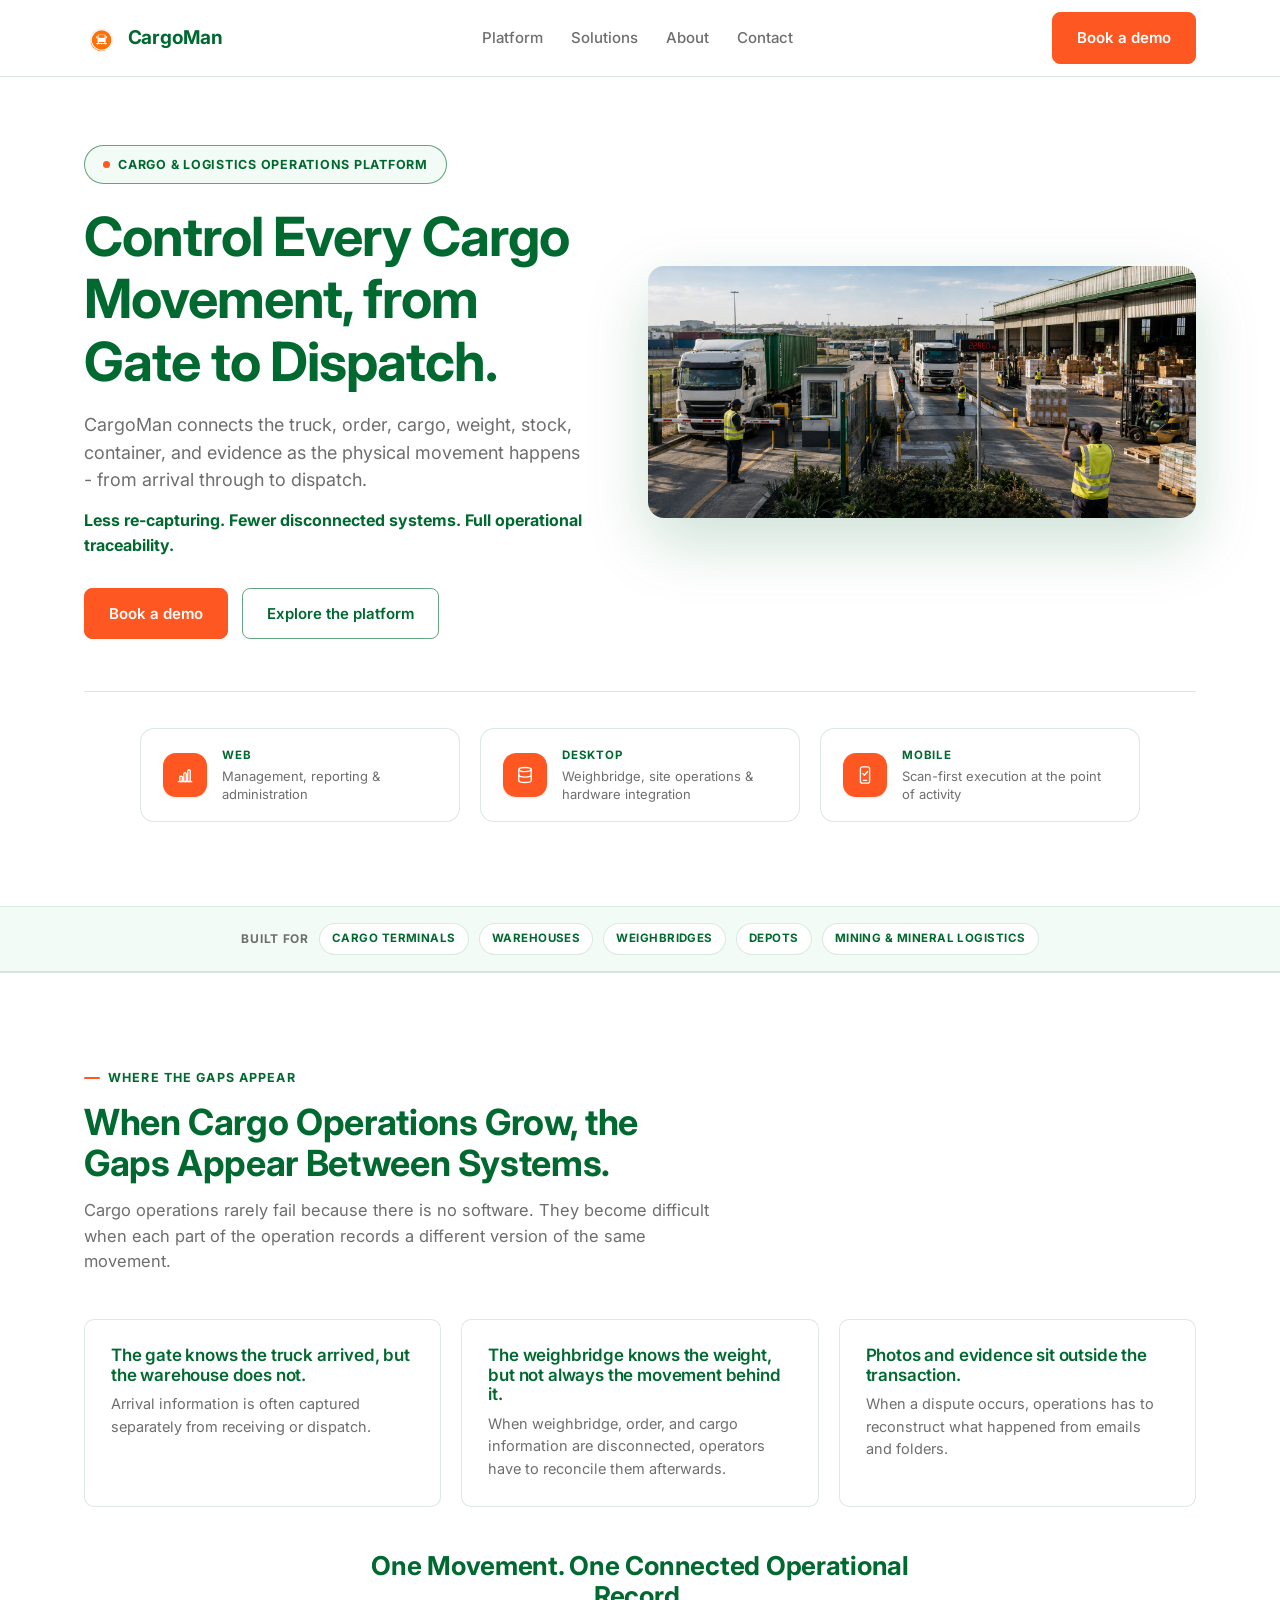
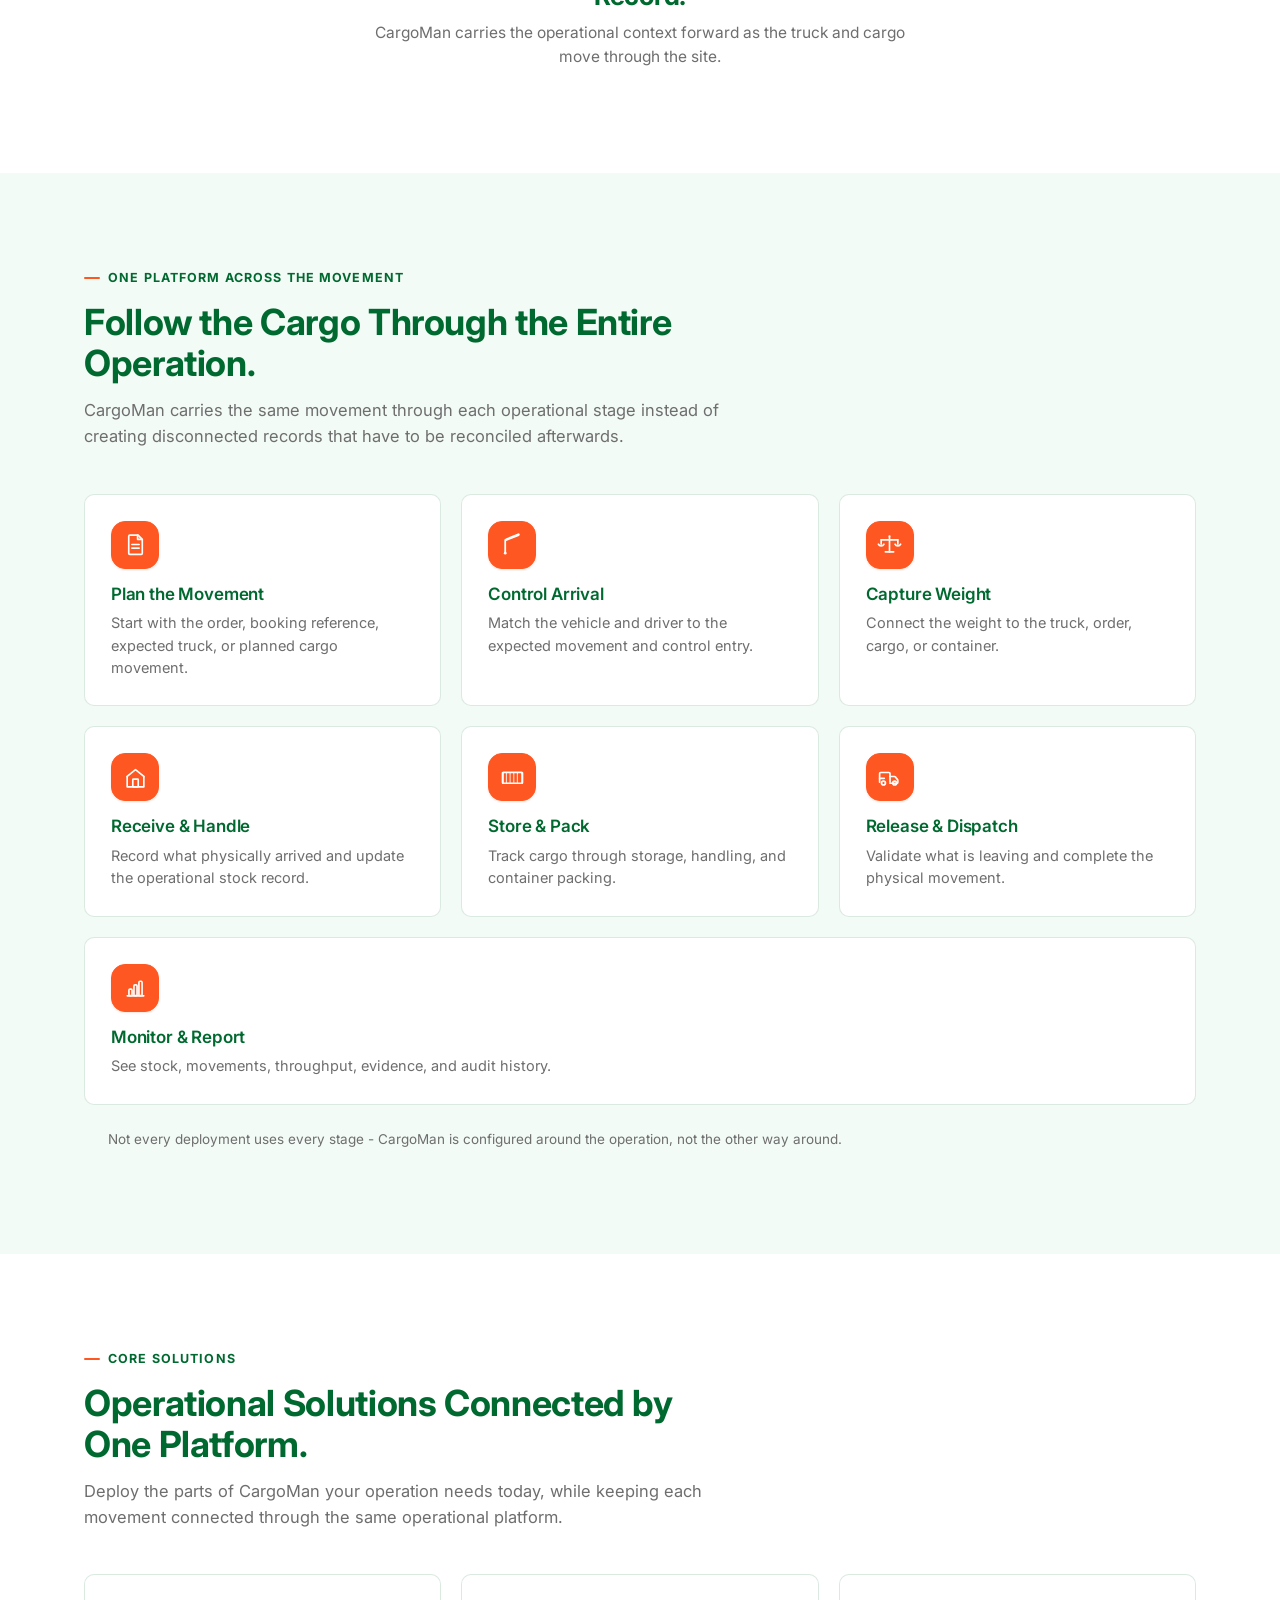
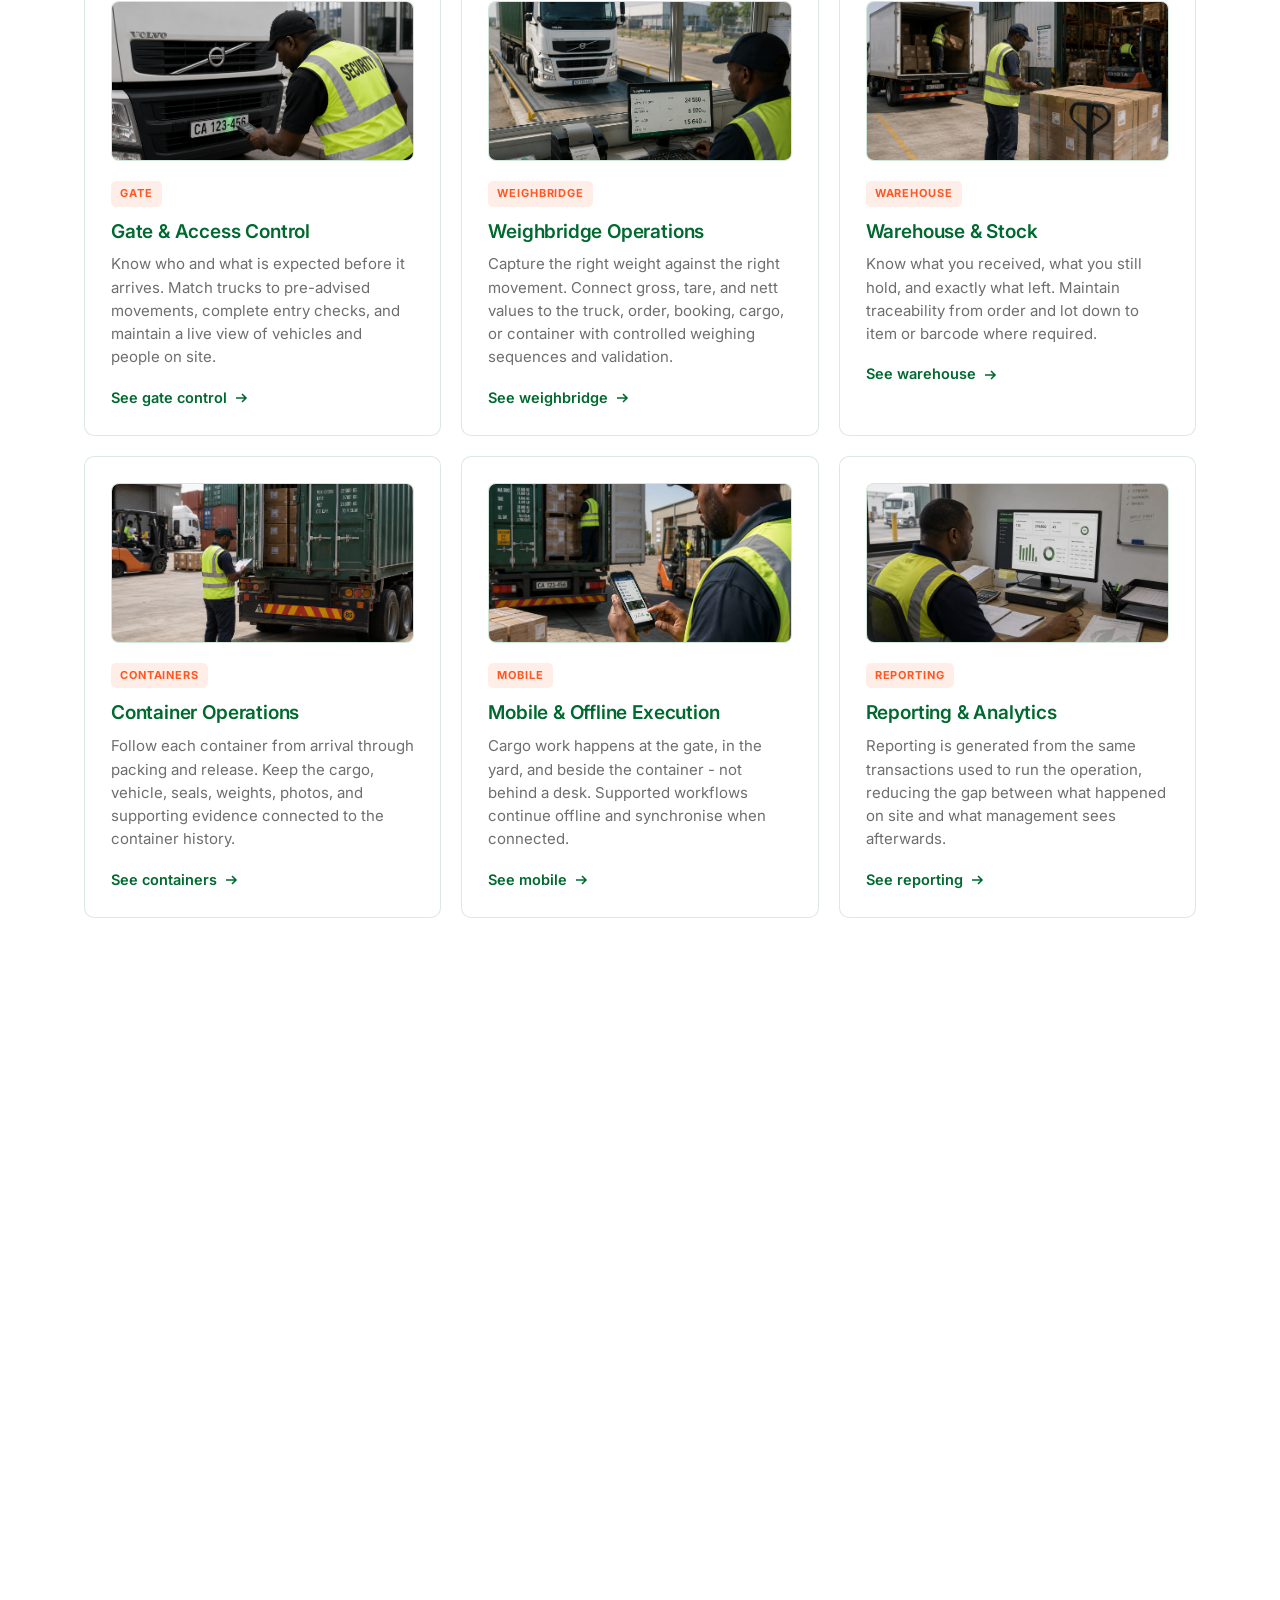
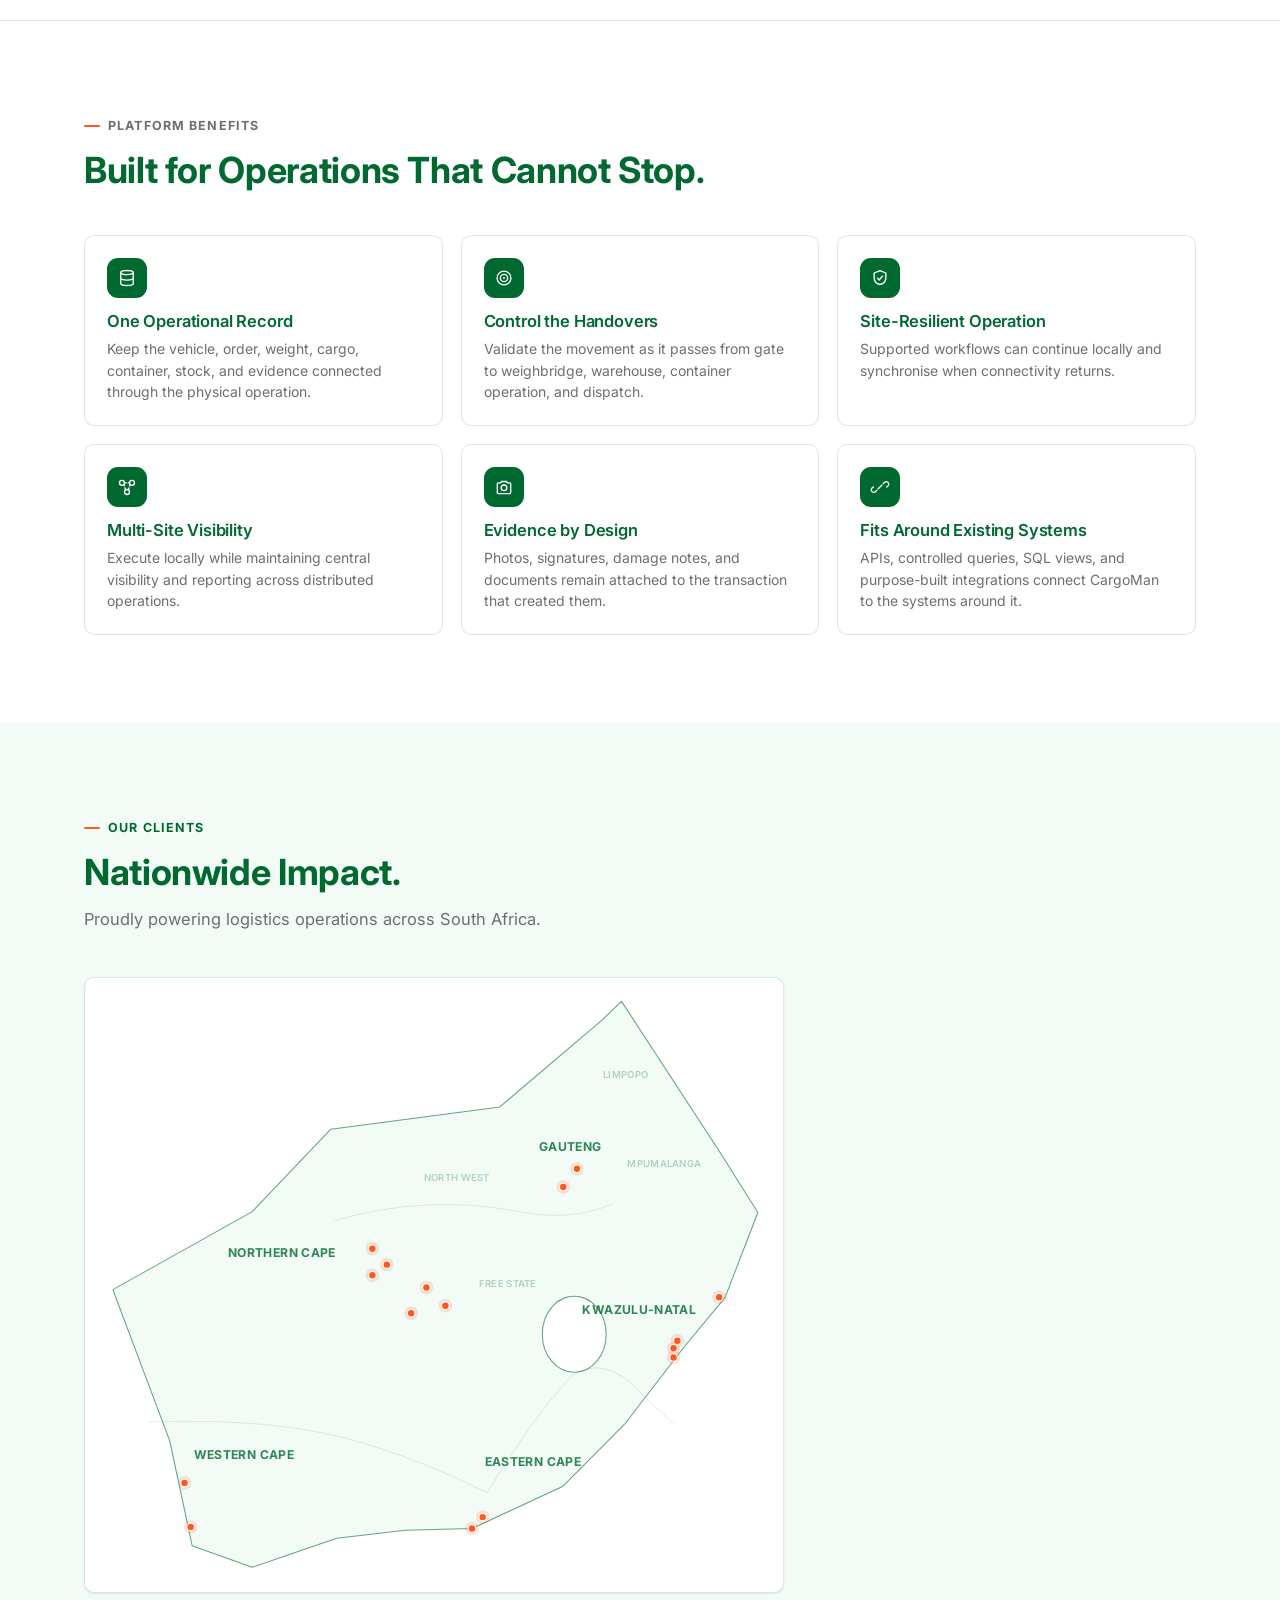
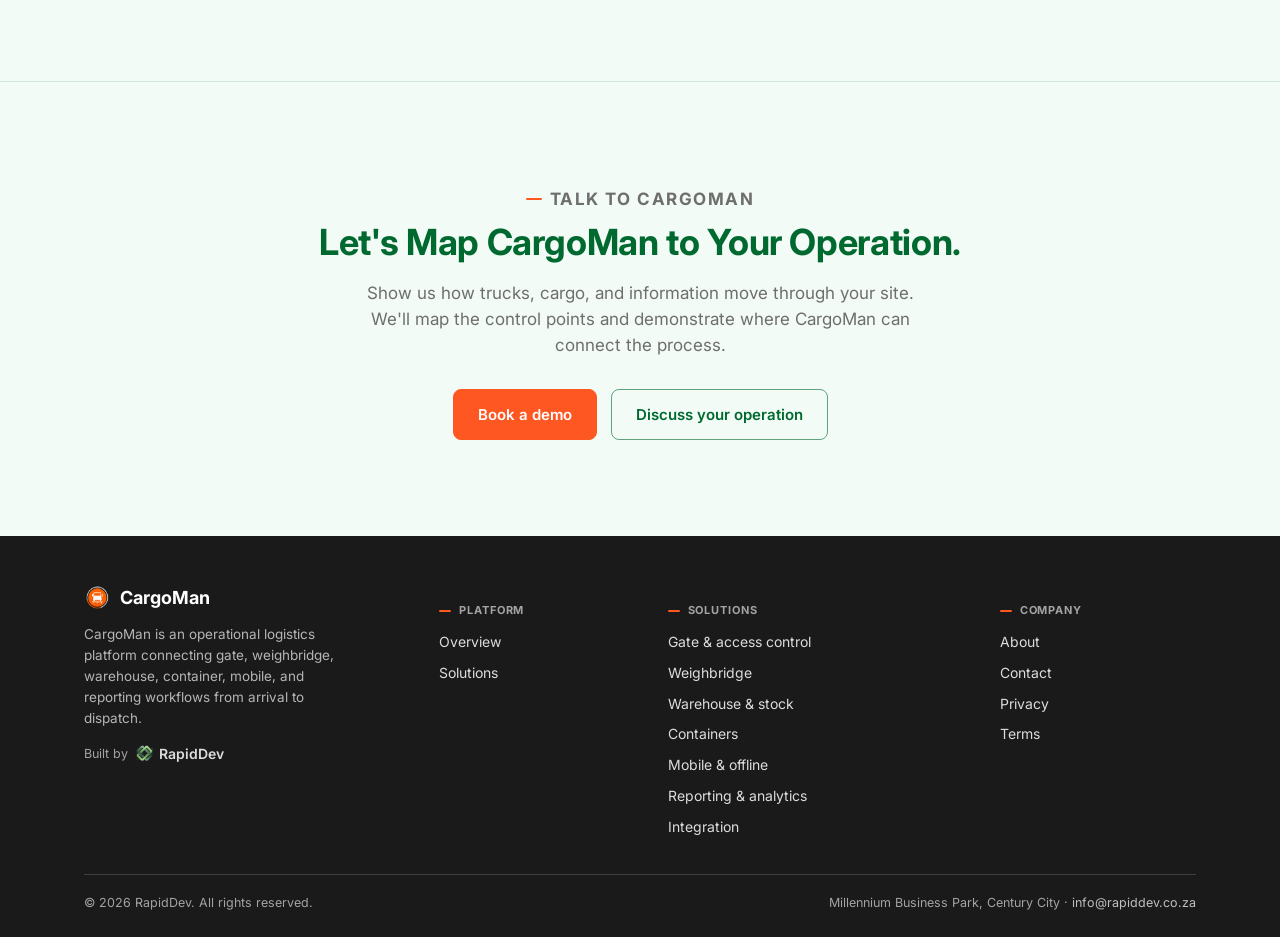
<file: index.html>
<!DOCTYPE html>
<html lang="en">
<head>
<meta charset="UTF-8">
<meta name="viewport" content="width=device-width, initial-scale=1.0">
<title>CargoMan | Cargo, Weighbridge, Warehouse &amp; Logistics Operations Platform</title>
<meta name="description" content="CargoMan connects gate control, weighbridge operations, warehouse stock, container workflows, mobile execution, and reporting into one operational cargo platform.">
<link rel="canonical" href="https://www.cargoman.co.za/">
<meta property="og:type" content="website">
<meta property="og:title" content="CargoMan | Cargo, Weighbridge, Warehouse &amp; Logistics Operations Platform">
<meta property="og:description" content="CargoMan connects gate control, weighbridge operations, warehouse stock, container workflows, mobile execution, and reporting into one operational cargo platform.">
<meta property="og:url" content="https://www.cargoman.co.za/">
<meta property="og:site_name" content="CargoMan">
<meta property="og:image" content="https://www.cargoman.co.za/assets/img/screenshots/gate-to-warehouse-workflow.png">
<meta name="twitter:card" content="summary_large_image">
<link rel="icon" href="assets/img/favicon.png" type="image/png">
<link rel="preconnect" href="https://fonts.googleapis.com">
<link rel="preconnect" href="https://fonts.gstatic.com" crossorigin>
<link href="https://fonts.googleapis.com/css2?family=Inter:wght@400;500;600;700&display=swap" rel="stylesheet">
<link rel="stylesheet" href="assets/styles.css">
<script type="application/ld+json">
{
  "@context": "https://schema.org",
  "@type": "SoftwareApplication",
  "name": "CargoMan",
  "applicationCategory": "BusinessApplication",
  "operatingSystem": "Web, Windows",
  "description": "CargoMan is an operational logistics platform connecting gate, weighbridge, warehouse, container, mobile, and reporting workflows from arrival to dispatch.",
  "publisher": { "@type": "Organization", "name": "RapidDev", "url": "https://www.rapiddev.co.za" }
}
</script>
</head>
<body>
<a href="#main" class="skip-link">Skip to main content</a>

<svg class="icon-defs" aria-hidden="true"><defs>
  <symbol id="icon-gate" viewBox="0 0 24 24" fill="none" stroke="currentColor" stroke-width="1.7" stroke-linecap="round" stroke-linejoin="round">
    <line x1="5" y1="20" x2="5" y2="7.6"/>
    <circle cx="5" cy="20.3" r="1.3" fill="currentColor" stroke="none"/>
    <g transform="rotate(-22 5 7.8)"><rect x="5" y="6.5" width="15" height="2.5" rx="1.25" fill="currentColor" stroke="none"/></g>
  </symbol>
  <symbol id="icon-scale" viewBox="0 0 24 24" fill="none" stroke="currentColor" stroke-width="1.6" stroke-linecap="round" stroke-linejoin="round">
    <circle cx="12" cy="4.3" r="1.1" fill="currentColor" stroke="none"/>
    <line x1="12" y1="5.4" x2="12" y2="19"/>
    <line x1="4" y1="7.5" x2="20" y2="7.5"/>
    <line x1="8" y1="19" x2="16" y2="19"/>
    <path d="M4 7.5v4.2"/><path d="M20 7.5v4.2"/>
    <path d="M1.3 11.7a3 3 0 005.4 0"/>
    <path d="M17.3 11.7a3 3 0 005.4 0"/>
  </symbol>
  <symbol id="icon-warehouse" viewBox="0 0 24 24" fill="none" stroke="currentColor" stroke-width="1.6" stroke-linecap="round" stroke-linejoin="round">
    <path d="M4 11 12 4.5 20 11"/>
    <path d="M4 11v10h16V11"/>
    <rect x="9.4" y="13.6" width="5.2" height="7.4" rx="0.5"/>
  </symbol>
  <symbol id="icon-container" viewBox="0 0 24 24" fill="none" stroke="currentColor" stroke-width="1.6" stroke-linecap="round" stroke-linejoin="round">
    <rect x="2.5" y="7" width="19" height="10.5" rx="0.8"/>
    <g stroke-width="1.1" opacity="0.75">
      <line x1="6.2" y1="7.6" x2="6.2" y2="16.9"/><line x1="9.7" y1="7.6" x2="9.7" y2="16.9"/>
      <line x1="13.2" y1="7.6" x2="13.2" y2="16.9"/><line x1="16.7" y1="7.6" x2="16.7" y2="16.9"/>
    </g>
    <rect x="1.8" y="6.6" width="1.7" height="11.3" rx="0.5" fill="currentColor" stroke="none"/>
    <rect x="20.5" y="6.6" width="1.7" height="11.3" rx="0.5" fill="currentColor" stroke="none"/>
  </symbol>
  <symbol id="icon-mobile" viewBox="0 0 24 24" fill="none" stroke="currentColor" stroke-width="1.6" stroke-linecap="round" stroke-linejoin="round">
    <rect x="6.5" y="2.2" width="11" height="19.6" rx="2.4"/>
    <path d="M9.5 10.3l1.8 1.9L14.8 8" stroke-width="1.8"/>
    <line x1="10" y1="18.4" x2="14" y2="18.4"/>
  </symbol>
  <symbol id="icon-chart" viewBox="0 0 24 24" fill="none" stroke="currentColor" stroke-width="1.6" stroke-linecap="round" stroke-linejoin="round">
    <path d="M4 20h16"/>
    <rect x="5.7" y="13.5" width="3" height="6.3" rx="1"/>
    <rect x="10.5" y="9.5" width="3" height="10.3" rx="1"/>
    <rect x="15.3" y="6" width="3" height="13.8" rx="1"/>
  </symbol>
  <symbol id="icon-mountain" viewBox="0 0 24 24" fill="none" stroke="currentColor" stroke-width="1.6" stroke-linecap="round" stroke-linejoin="round">
    <circle cx="18.5" cy="6" r="2" fill="currentColor" stroke="none"/>
    <path d="M2.5 19.5 9 8l3.2 5.2L14.5 10l7 9.5z"/>
  </symbol>
  <symbol id="icon-truck" viewBox="0 0 24 24" fill="none" stroke="currentColor" stroke-width="1.6" stroke-linecap="round" stroke-linejoin="round">
    <path d="M2.5 16.5V8.2a1 1 0 011-1h8a1 1 0 011 1v8.3"/>
    <path d="M12.5 11h4.3a1 1 0 01.8.4l2.2 2.8a1 1 0 01.2.6v1.7a1 1 0 01-1 1h-6.5"/>
    <line x1="2.5" y1="12.8" x2="7" y2="12.8"/>
    <circle cx="6.2" cy="17.3" r="1.9"/>
    <circle cx="17" cy="17.3" r="1.9"/>
  </symbol>
  <symbol id="icon-shield" viewBox="0 0 24 24" fill="none" stroke="currentColor" stroke-width="1.6" stroke-linecap="round" stroke-linejoin="round">
    <path d="M12 3.2 19 6v5.4c0 4.6-3 7.6-7 8.4-4-.8-7-3.8-7-8.4V6z"/>
    <path d="M9 12.2l2 2.2 4-4.6"/>
  </symbol>
  <symbol id="icon-target" viewBox="0 0 24 24" fill="none" stroke="currentColor" stroke-width="1.6" stroke-linecap="round" stroke-linejoin="round">
    <circle cx="12" cy="12" r="8.3"/>
    <circle cx="12" cy="12" r="4.4"/>
    <circle cx="12" cy="12" r="1.1" fill="currentColor" stroke="none"/>
  </symbol>
  <symbol id="icon-link" viewBox="0 0 24 24" fill="none" stroke="currentColor" stroke-width="1.6" stroke-linecap="round" stroke-linejoin="round">
    <path d="M9.5 14.5l5-5"/>
    <path d="M8 16.2l-1.6 1.6a3 3 0 01-4.2-4.2L4 12"/>
    <path d="M16 7.8l1.6-1.6a3 3 0 014.2 4.2L20 12"/>
  </symbol>
  <symbol id="icon-lock" viewBox="0 0 24 24" fill="none" stroke="currentColor" stroke-width="1.6" stroke-linecap="round" stroke-linejoin="round">
    <rect x="5" y="10.5" width="14" height="9.5" rx="1.6"/>
    <path d="M8 10.5V7.5a4 4 0 018 0v3"/>
  </symbol>
  <symbol id="icon-database" viewBox="0 0 24 24" fill="none" stroke="currentColor" stroke-width="1.6" stroke-linecap="round" stroke-linejoin="round">
    <ellipse cx="12" cy="5.5" rx="7.5" ry="2.5"/>
    <path d="M4.5 5.5V18.5c0 1.4 3.4 2.5 7.5 2.5s7.5-1.1 7.5-2.5V5.5"/>
    <path d="M4.5 12c0 1.4 3.4 2.5 7.5 2.5s7.5-1.1 7.5-2.5"/>
  </symbol>
  <symbol id="icon-search" viewBox="0 0 24 24" fill="none" stroke="currentColor" stroke-width="1.6" stroke-linecap="round" stroke-linejoin="round">
    <circle cx="10.5" cy="10.5" r="6.5"/>
    <line x1="15.3" y1="15.3" x2="20.5" y2="20.5"/>
  </symbol>
  <symbol id="icon-user" viewBox="0 0 24 24" fill="none" stroke="currentColor" stroke-width="1.6" stroke-linecap="round" stroke-linejoin="round">
    <circle cx="12" cy="8" r="3.6"/>
    <path d="M4.5 20c1-3.6 4-5.6 7.5-5.6s6.5 2 7.5 5.6"/>
  </symbol>
  <symbol id="icon-document" viewBox="0 0 24 24" fill="none" stroke="currentColor" stroke-width="1.6" stroke-linecap="round" stroke-linejoin="round">
    <path d="M6.5 3h8l4 4v13.5a1 1 0 01-1 1h-11a1 1 0 01-1-1V4a1 1 0 011-1z"/>
    <path d="M14 3v4h4"/>
    <line x1="8.5" y1="12" x2="15.5" y2="12"/>
    <line x1="8.5" y1="15.5" x2="15.5" y2="15.5"/>
  </symbol>
  <symbol id="icon-camera" viewBox="0 0 24 24" fill="none" stroke="currentColor" stroke-width="1.6" stroke-linecap="round" stroke-linejoin="round">
    <path d="M4 8.2A1.2 1.2 0 015.2 7H8l1.1-1.6h5.8L16 7h2.8A1.2 1.2 0 0120 8.2v10.6A1.2 1.2 0 0118.8 20H5.2A1.2 1.2 0 014 18.8z"/>
    <circle cx="12" cy="13" r="3.4"/>
  </symbol>
  <symbol id="icon-sites" viewBox="0 0 24 24" fill="none" stroke="currentColor" stroke-width="1.6" stroke-linecap="round" stroke-linejoin="round">
    <circle cx="6" cy="7" r="3"/>
    <circle cx="18" cy="7" r="3"/>
    <circle cx="12" cy="18" r="3"/>
    <path d="M8.4 8.8L10.3 15.3M15.6 8.8L13.7 15.3M9 7h6" stroke-dasharray="2 2.4"/>
  </symbol>
</defs></svg>

<header id="site-header">
  <div class="nav-inner">
    <a href="index.html" class="logo"><img src="assets/img/cargoman-mark.png" alt="" width="30" height="30">CargoMan</a>
    <nav class="primary-nav" id="primary-nav" aria-label="Primary">
      <a href="platform.html">Platform</a>
      <a href="solutions.html">Solutions</a>
      <a href="about.html">About</a>
      <a href="contact.html">Contact</a>
    </nav>
    <div class="nav-cta">
      <a href="contact.html" class="btn btn-primary"><span class="long">Book a demo</span><span class="short" aria-hidden="true">Demo</span></a>
      <button class="nav-toggle" id="nav-toggle" aria-expanded="false" aria-controls="primary-nav" aria-label="Toggle navigation menu">
        <svg width="22" height="22" viewBox="0 0 24 24" fill="none" stroke="currentColor" stroke-width="2"><line x1="3" y1="6" x2="21" y2="6"/><line x1="3" y1="12" x2="21" y2="12"/><line x1="3" y1="18" x2="21" y2="18"/></svg>
      </button>
    </div>
  </div>
</header>

<main id="main">

  <!-- HERO -->
  <section class="hero">
    <div class="wrap hero-grid">
      <div class="hero-copy">
        <p class="hero-badge">Cargo &amp; logistics operations platform</p>
        <h1>Control Every Cargo Movement, from Gate to Dispatch.</h1>
        <p class="lede">CargoMan connects the truck, order, cargo, weight, stock, container, and evidence as the physical movement happens - from arrival through to dispatch.</p>
        <p style="margin-top:14px;font-weight:700;color:var(--dark);">Less re-capturing. Fewer disconnected systems. Full operational traceability.</p>
        <div class="hero-actions">
          <a href="contact.html" class="btn btn-primary">Book a demo</a>
          <a href="platform.html" class="btn btn-ghost on-light">Explore the platform</a>
        </div>
      </div>
      <div class="hero-photo">
        <img class="shot-scene" src="assets/img/header_image.png" alt="Trucks queued at a weighbridge and gate checkpoint, with a live weight reading on screen and workers scanning and photographing pallets at a warehouse loading bay in the background.">
      </div>
    </div>
    <div class="wrap">
      <div class="hero-foot">
        <div class="hero-cap">
          <div class="hero-cap-icon"><svg viewBox="0 0 24 24"><use href="#icon-chart"/></svg></div>
          <div><span class="hero-cap-label">Web</span><span class="hero-cap-desc">Management, reporting &amp; administration</span></div>
        </div>
        <div class="hero-cap">
          <div class="hero-cap-icon"><svg viewBox="0 0 24 24"><use href="#icon-database"/></svg></div>
          <div><span class="hero-cap-label">Desktop</span><span class="hero-cap-desc">Weighbridge, site operations &amp; hardware integration</span></div>
        </div>
        <div class="hero-cap">
          <div class="hero-cap-icon"><svg viewBox="0 0 24 24"><use href="#icon-mobile"/></svg></div>
          <div><span class="hero-cap-label">Mobile</span><span class="hero-cap-desc">Scan-first execution at the point of activity</span></div>
        </div>
      </div>
    </div>
  </section>

  <div class="strip">
    <div class="wrap strip-row">
      <span class="strip-label">Built for</span>
      <span class="strip-pill">Cargo Terminals</span>
      <span class="strip-pill">Warehouses</span>
      <span class="strip-pill">Weighbridges</span>
      <span class="strip-pill">Depots</span>
      <span class="strip-pill">Mining &amp; Mineral Logistics</span>
    </div>
  </div>

  <!-- OPERATIONAL GAPS -->
  <section class="manifest" style="border-top:1px solid var(--border);">
    <div class="wrap">
      <div class="section-head">
        <p class="eyebrow">Where the gaps appear</p>
        <h2>When Cargo Operations Grow, the Gaps Appear Between Systems.</h2>
        <p>Cargo operations rarely fail because there is no software. They become difficult when each part of the operation records a different version of the same movement.</p>
      </div>
    </div>
    <div class="workflow-grid" role="list" aria-label="Common operational gaps">
      <div class="workflow-card" role="listitem">
        <h4>The gate knows the truck arrived, but the warehouse does not.</h4>
        <p>Arrival information is often captured separately from receiving or dispatch.</p>
      </div>
      <div class="workflow-card" role="listitem">
        <h4>The weighbridge knows the weight, but not always the movement behind it.</h4>
        <p>When weighbridge, order, and cargo information are disconnected, operators have to reconcile them afterwards.</p>
      </div>
      <div class="workflow-card" role="listitem">
        <h4>Photos and evidence sit outside the transaction.</h4>
        <p>When a dispute occurs, operations has to reconstruct what happened from emails and folders.</p>
      </div>
    </div>
    <div class="wrap">
      <div class="gap-statement">
        <h3>One Movement. One Connected Operational Record.</h3>
        <p>CargoMan carries the operational context forward as the truck and cargo move through the site.</p>
      </div>
    </div>
  </section>

  <!-- CONNECTED OPERATIONS / MANIFEST STRIP -->
  <section class="manifest section-tint">
    <div class="wrap">
      <div class="section-head">
        <p class="eyebrow">One platform across the movement</p>
        <h2>Follow the Cargo Through the Entire Operation.</h2>
        <p>CargoMan carries the same movement through each operational stage instead of creating disconnected records that have to be reconciled afterwards.</p>
      </div>
    </div>
    <div class="workflow-grid" role="list" aria-label="CargoMan operational workflow">
      <div class="workflow-card" role="listitem">
        <div class="card-icon"><svg viewBox="0 0 24 24"><use href="#icon-document"/></svg></div>
        <h4>Plan the Movement</h4>
        <p>Start with the order, booking reference, expected truck, or planned cargo movement.</p>
      </div>
      <div class="workflow-card" role="listitem">
        <div class="card-icon"><svg viewBox="0 0 24 24"><use href="#icon-gate"/></svg></div>
        <h4>Control Arrival</h4>
        <p>Match the vehicle and driver to the expected movement and control entry.</p>
      </div>
      <div class="workflow-card" role="listitem">
        <div class="card-icon"><svg viewBox="0 0 24 24"><use href="#icon-scale"/></svg></div>
        <h4>Capture Weight</h4>
        <p>Connect the weight to the truck, order, cargo, or container.</p>
      </div>
      <div class="workflow-card" role="listitem">
        <div class="card-icon"><svg viewBox="0 0 24 24"><use href="#icon-warehouse"/></svg></div>
        <h4>Receive &amp; Handle</h4>
        <p>Record what physically arrived and update the operational stock record.</p>
      </div>
      <div class="workflow-card" role="listitem">
        <div class="card-icon"><svg viewBox="0 0 24 24"><use href="#icon-container"/></svg></div>
        <h4>Store &amp; Pack</h4>
        <p>Track cargo through storage, handling, and container packing.</p>
      </div>
      <div class="workflow-card" role="listitem">
        <div class="card-icon"><svg viewBox="0 0 24 24"><use href="#icon-truck"/></svg></div>
        <h4>Release &amp; Dispatch</h4>
        <p>Validate what is leaving and complete the physical movement.</p>
      </div>
      <div class="workflow-card full" role="listitem">
        <div class="card-icon"><svg viewBox="0 0 24 24"><use href="#icon-chart"/></svg></div>
        <h4>Monitor &amp; Report</h4>
        <p>See stock, movements, throughput, evidence, and audit history.</p>
      </div>
    </div>
    <div class="wrap"><p class="tape-note">Not every deployment uses every stage - CargoMan is configured around the operation, not the other way around.</p>
    </div>
  </section>

  <!-- CORE SOLUTION CARDS -->
  <section class="section">
    <div class="wrap">
      <div class="section-head">
        <p class="eyebrow">Core solutions</p>
        <h2>Operational Solutions Connected by One Platform.</h2>
        <p>Deploy the parts of CargoMan your operation needs today, while keeping each movement connected through the same operational platform.</p>
      </div>
      <div class="cards">
        <div class="card">
          <div class="card-shot"><img src="assets/img/screenshots/gate-access-control-photo.png" alt="Security officer scanning a truck's registration plate with a handheld device at a site gate."></div>
          <span class="tag">GATE</span><h3>Gate &amp; Access Control</h3><p>Know who and what is expected before it arrives. Match trucks to pre-advised movements, complete entry checks, and maintain a live view of vehicles and people on site.</p><a href="solutions.html#gate" class="go">See gate control <svg viewBox="0 0 16 16" fill="none" stroke="currentColor" stroke-width="1.6"><path d="M3 8h10M9 4l4 4-4 4"/></svg></a>
        </div>
        <div class="card">
          <div class="card-shot"><img src="assets/img/screenshots/weighbridge-photo.png" alt="Operator reviewing a weighbridge ticket on screen, showing gross, tare, and nett weight, with the truck visible on the scale outside."></div>
          <span class="tag">WEIGHBRIDGE</span><h3>Weighbridge Operations</h3><p>Capture the right weight against the right movement. Connect gross, tare, and nett values to the truck, order, booking, cargo, or container with controlled weighing sequences and validation.</p><a href="solutions.html#weighbridge" class="go">See weighbridge <svg viewBox="0 0 16 16" fill="none" stroke="currentColor" stroke-width="1.6"><path d="M3 8h10M9 4l4 4-4 4"/></svg></a>
        </div>
        <div class="card">
          <div class="card-shot"><img src="assets/img/screenshots/warehouse-stock-photo.png" alt="Worker scanning a wrapped pallet with a handheld scanner outside a warehouse receiving and dispatch bay, with a forklift moving stock inside."></div>
          <span class="tag">WAREHOUSE</span><h3>Warehouse &amp; Stock</h3><p>Know what you received, what you still hold, and exactly what left. Maintain traceability from order and lot down to item or barcode where required.</p><a href="solutions.html#warehouse" class="go">See warehouse <svg viewBox="0 0 16 16" fill="none" stroke="currentColor" stroke-width="1.6"><path d="M3 8h10M9 4l4 4-4 4"/></svg></a>
        </div>
        <div class="card">
          <div class="card-shot"><img src="assets/img/screenshots/container-lifecycle-photo.png" alt="Worker checking a shipping container's cargo and seal details against a clipboard at the rear doors of a truck, with stacked containers in the yard behind."></div>
          <span class="tag">CONTAINERS</span><h3>Container Operations</h3><p>Follow each container from arrival through packing and release. Keep the cargo, vehicle, seals, weights, photos, and supporting evidence connected to the container history.</p><a href="solutions.html#containers" class="go">See containers <svg viewBox="0 0 16 16" fill="none" stroke="currentColor" stroke-width="1.6"><path d="M3 8h10M9 4l4 4-4 4"/></svg></a>
        </div>
        <div class="card">
          <div class="card-shot"><img src="assets/img/screenshots/mobile-offline-photo.png" alt="Operator using a rugged handheld device to complete a check-in checklist with photo and signature capture, with container loading underway in the background."></div>
          <span class="tag">MOBILE</span><h3>Mobile &amp; Offline Execution</h3><p>Cargo work happens at the gate, in the yard, and beside the container - not behind a desk. Supported workflows continue offline and synchronise when connected.</p><a href="solutions.html#mobile" class="go">See mobile <svg viewBox="0 0 16 16" fill="none" stroke="currentColor" stroke-width="1.6"><path d="M3 8h10M9 4l4 4-4 4"/></svg></a>
        </div>
        <div class="card">
          <div class="card-shot"><img src="assets/img/screenshots/reporting-integration-photo.png" alt="Operator reviewing a reporting dashboard with transaction counts, weight summary, and compliance charts on a desktop monitor in a site office, with a truck visible through the window."></div>
          <span class="tag">REPORTING</span><h3>Reporting &amp; Analytics</h3><p>Reporting is generated from the same transactions used to run the operation, reducing the gap between what happened on site and what management sees afterwards.</p><a href="solutions.html#reporting" class="go">See reporting <svg viewBox="0 0 16 16" fill="none" stroke="currentColor" stroke-width="1.6"><path d="M3 8h10M9 4l4 4-4 4"/></svg></a>
        </div>
      </div>
    </div>
  </section>

  <!-- TRACEABILITY & EVIDENCE -->
  <section class="section section-tint">
    <div class="wrap split">
      <div>
        <p class="eyebrow">Traceability &amp; evidence</p>
        <h2>Know What Happened - and Prove It.</h2>
        <p style="margin-top:16px;color:var(--text-soft);font-size:16px;">When a weight, quantity, dispatch, or damage is questioned, the answer should not depend on finding a WhatsApp photo, paper form, or email trail. CargoMan keeps the supporting operational evidence with the transaction it belongs to.</p>
        <ul class="feature-list">
          <li>Item-, lot-, order-, and barcode-level chain of custody</li>
          <li>Scan-first capture that works where the work happens</li>
          <li>Mandatory or contextual photo and signature capture</li>
          <li>Offline-capable workflows that synchronise when connected</li>
        </ul>
        <p style="margin-top:20px;font-weight:700;color:var(--dark);">When something does not add up, follow the record.</p>
      </div>
      <div class="split-visual" style="align-self:stretch;">
        <img src="assets/img/screenshots/evidence-capture-photo.png" alt="Two warehouse workers at a truck's loading bay, one scanning a wrapped pallet's barcode with a handheld device and the other photographing it on a phone for evidence capture." style="width:100%;height:100%;object-fit:cover;border-radius:var(--radius);">
      </div>
    </div>
  </section>

  <!-- PLATFORM BENEFITS -->
  <section class="section-dark">
    <div class="wrap">
      <div class="section-head">
        <p class="eyebrow">Platform benefits</p>
        <h2>Built for Operations That Cannot Stop.</h2>
      </div>
      <div class="benefit-grid">
        <div class="benefit-card">
          <div class="benefit-icon"><svg viewBox="0 0 24 24"><use href="#icon-database"/></svg></div>
          <h4>One Operational Record</h4><p>Keep the vehicle, order, weight, cargo, container, stock, and evidence connected through the physical operation.</p>
        </div>
        <div class="benefit-card">
          <div class="benefit-icon"><svg viewBox="0 0 24 24"><use href="#icon-target"/></svg></div>
          <h4>Control the Handovers</h4><p>Validate the movement as it passes from gate to weighbridge, warehouse, container operation, and dispatch.</p>
        </div>
        <div class="benefit-card">
          <div class="benefit-icon"><svg viewBox="0 0 24 24"><use href="#icon-shield"/></svg></div>
          <h4>Site-Resilient Operation</h4><p>Supported workflows can continue locally and synchronise when connectivity returns.</p>
        </div>
        <div class="benefit-card">
          <div class="benefit-icon"><svg viewBox="0 0 24 24"><use href="#icon-sites"/></svg></div>
          <h4>Multi-Site Visibility</h4><p>Execute locally while maintaining central visibility and reporting across distributed operations.</p>
        </div>
        <div class="benefit-card">
          <div class="benefit-icon"><svg viewBox="0 0 24 24"><use href="#icon-camera"/></svg></div>
          <h4>Evidence by Design</h4><p>Photos, signatures, damage notes, and documents remain attached to the transaction that created them.</p>
        </div>
        <div class="benefit-card">
          <div class="benefit-icon"><svg viewBox="0 0 24 24"><use href="#icon-link"/></svg></div>
          <h4>Fits Around Existing Systems</h4><p>APIs, controlled queries, SQL views, and purpose-built integrations connect CargoMan to the systems around it.</p>
        </div>
      </div>
    </div>
  </section>

  <!-- CLIENTS / NATIONWIDE IMPACT -->
  <section class="section section-tint" id="clients">
    <div class="wrap">
      <div class="section-head">
        <p class="eyebrow">Our clients</p>
        <h2>Nationwide Impact.</h2>
        <p>Proudly powering logistics operations across South Africa.</p>
      </div>
      <div class="clients-layout">
        <div class="clients-map-wrap" id="clients-map-wrap">
          <svg class="clients-map" id="clients-map" viewBox="0 0 860 750" role="img" aria-label="Map of South Africa showing CargoMan client locations, grouped by province">
            <path class="map-outline" fill-rule="evenodd" d="M7.7,380.9 L82.6,580.1 L112,717.8 L191,746 L302.1,707.8 L392.3,697.3 L480.2,694.9 L599,639.8 L681.6,556.6 L760.2,454.7 L812.7,391.4 L855.9,279.5 L805.4,199.2 L676.6,1.8 L650.9,26.4 L516.5,140.6 L294.3,169.9 L191,278.3 Z M656.4,439.5 A42,50 0 1,0 572.4,439.5 A42,50 0 1,0 656.4,439.5 Z"/>
            <path class="map-divider" d="M 55,555 Q 230,548 345,585 Q 420,608 500,648"/>
            <path class="map-divider" d="M 500,648 Q 555,555 610,495 Q 655,465 700,515 Q 728,543 748,558"/>
            <path class="map-divider" d="M 300,290 Q 420,255 540,278 Q 610,292 665,268"/>

            <text class="map-label is-muted" x="527" y="378">Free State</text>
            <text class="map-label is-muted" x="460" y="238">North West</text>
            <text class="map-label is-muted" x="733" y="220">Mpumalanga</text>
            <text class="map-label is-muted" x="682" y="103">Limpopo</text>

            <text class="map-label" x="230" y="338">Northern Cape</text>
            <text class="map-label" x="609" y="198">Gauteng</text>
            <text class="map-label" x="700" y="413">KwaZulu-Natal</text>
            <text class="map-label" x="180" y="603">Western Cape</text>
            <text class="map-label" x="560" y="613">Eastern Cape</text>

            <g id="clients-pins"></g>
          </svg>
          <div class="client-tooltip" id="client-tooltip" aria-hidden="true">
            <span class="t-loc"></span>
            <span class="t-province"></span>
          </div>
        </div>
      </div>
    </div>
  </section>

  <!-- FINAL CTA -->
  <section class="final-cta">
    <div class="wrap">
      <p class="eyebrow" style="justify-content:center;">Talk to CargoMan</p>
      <h2>Let's Map CargoMan to Your Operation.</h2>
      <p>Show us how trucks, cargo, and information move through your site. We'll map the control points and demonstrate where CargoMan can connect the process.</p>
      <div class="hero-actions">
        <a href="contact.html" class="btn btn-primary">Book a demo</a>
        <a href="solutions.html" class="btn btn-ghost on-light">Discuss your operation</a>
      </div>
    </div>
  </section>

</main>

<footer>
  <div class="wrap">
    <div class="foot-grid">
      <div>
        <div class="foot-logo"><img src="assets/img/transparentfooterlogo_cargoman.png" alt="" width="26" height="26">CargoMan</div>
        <p class="foot-p">CargoMan is an operational logistics platform connecting gate, weighbridge, warehouse, container, mobile, and reporting workflows from arrival to dispatch.</p>
        <p class="foot-by">Built by <a href="https://www.rapiddev.co.za"><img src="assets/img/rapiddev-mark.png" alt="" width="16" height="16">RapidDev</a></p>
      </div>
      <div>
        <h5>PLATFORM</h5>
        <a href="platform.html">Overview</a>
        <a href="solutions.html">Solutions</a>
      </div>
      <div>
        <h5>SOLUTIONS</h5>
        <a href="solutions.html#gate">Gate &amp; access control</a>
        <a href="solutions.html#weighbridge">Weighbridge</a>
        <a href="solutions.html#warehouse">Warehouse &amp; stock</a>
        <a href="solutions.html#containers">Containers</a>
        <a href="solutions.html#mobile">Mobile &amp; offline</a>
        <a href="solutions.html#reporting">Reporting &amp; analytics</a>
        <a href="solutions.html#integration">Integration</a>
      </div>
      <div>
        <h5>COMPANY</h5>
        <a href="about.html">About</a>
        <a href="contact.html">Contact</a>
        <a href="privacy.html">Privacy</a>
        <a href="terms.html">Terms</a>
      </div>
    </div>
    <div class="foot-bottom">
      <span>© <span id="year"></span> RapidDev. All rights reserved.</span>
      <span>Millennium Business Park, Century City · <a href="mailto:info@rapiddev.co.za">info@rapiddev.co.za</a></span>
    </div>
  </div>
</footer>

<script src="assets/data/clients.js"></script>
<script src="assets/clients-map.js"></script>
<script src="assets/main.js"></script>
</body>
</html>
</file>
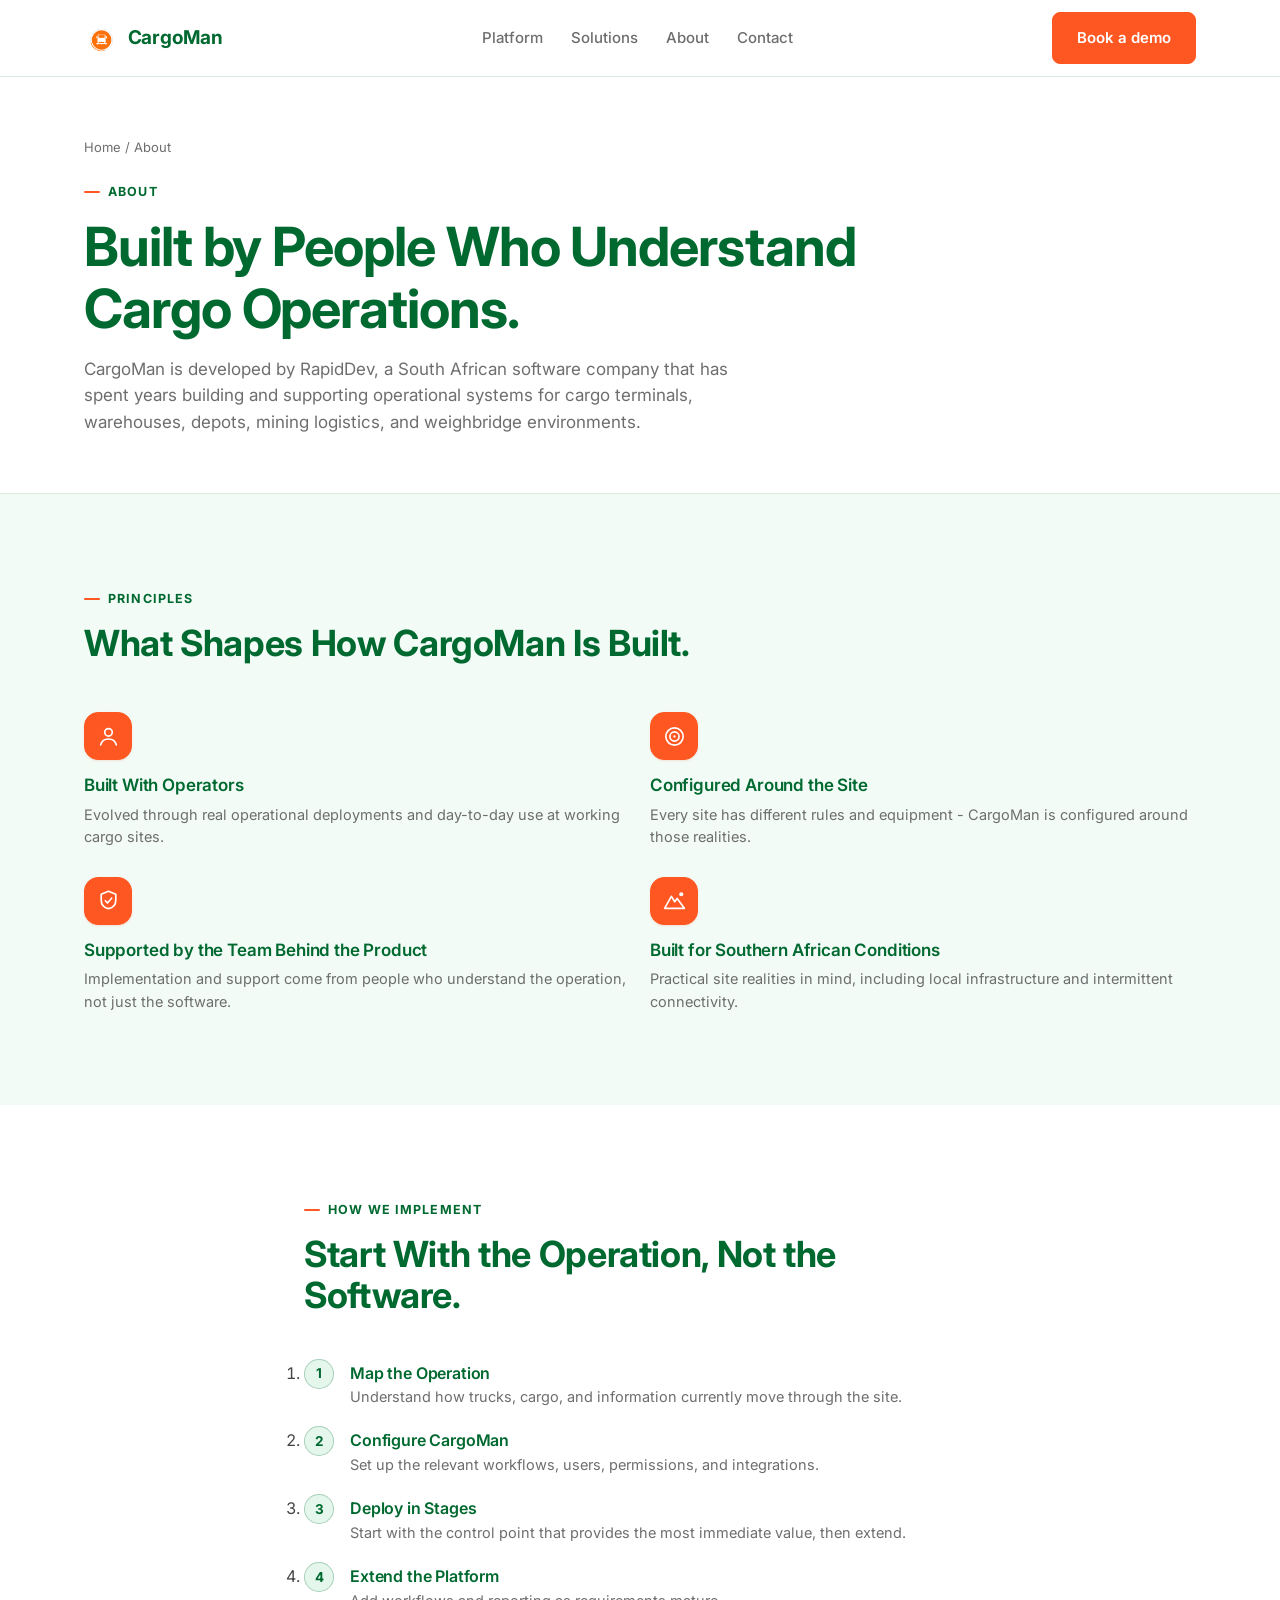
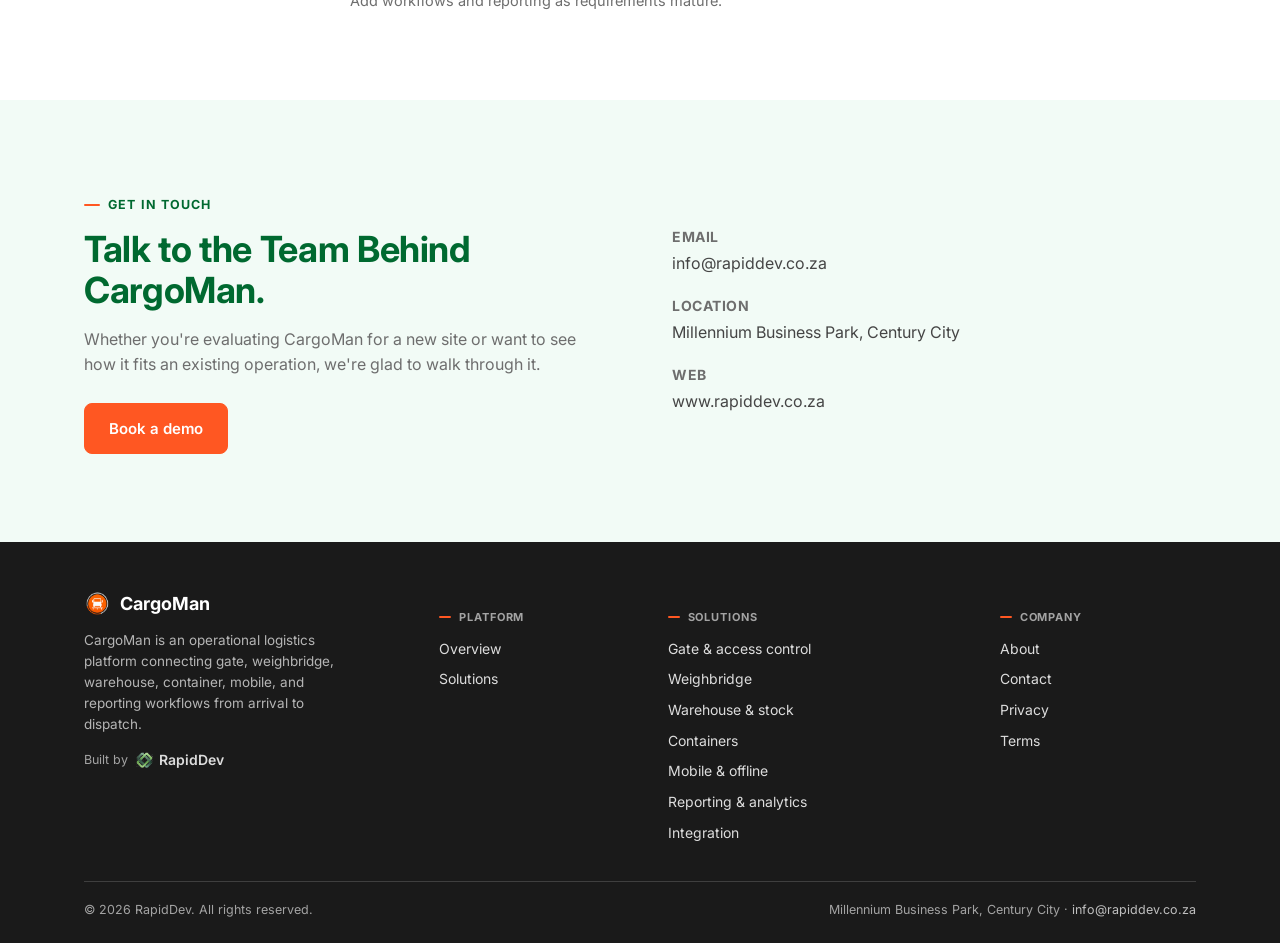
<file: about.html>
<!DOCTYPE html>
<html lang="en">
<head>
<meta charset="UTF-8">
<meta name="viewport" content="width=device-width, initial-scale=1.0">
<title>About | CargoMan by RapidDev</title>
<meta name="description" content="CargoMan is built by RapidDev, a South African software development company. Learn about the team behind the platform and how to get in touch.">
<link rel="canonical" href="https://www.cargoman.co.za/about.html">
<meta property="og:type" content="website">
<meta property="og:title" content="About | CargoMan by RapidDev">
<meta property="og:description" content="CargoMan is built by RapidDev, a South African software development company focused on operational logistics software.">
<link rel="icon" href="assets/img/favicon.png" type="image/png">
<link rel="preconnect" href="https://fonts.googleapis.com">
<link rel="preconnect" href="https://fonts.gstatic.com" crossorigin>
<link href="https://fonts.googleapis.com/css2?family=Inter:wght@400;500;600;700&display=swap" rel="stylesheet">
<link rel="stylesheet" href="assets/styles.css">
</head>
<body>
<a href="#main" class="skip-link">Skip to main content</a>

<svg class="icon-defs" aria-hidden="true"><defs>
  <symbol id="icon-gate" viewBox="0 0 24 24" fill="none" stroke="currentColor" stroke-width="1.7" stroke-linecap="round" stroke-linejoin="round">
    <line x1="5" y1="20" x2="5" y2="7.6"/>
    <circle cx="5" cy="20.3" r="1.3" fill="currentColor" stroke="none"/>
    <g transform="rotate(-22 5 7.8)"><rect x="5" y="6.5" width="15" height="2.5" rx="1.25" fill="currentColor" stroke="none"/></g>
  </symbol>
  <symbol id="icon-scale" viewBox="0 0 24 24" fill="none" stroke="currentColor" stroke-width="1.6" stroke-linecap="round" stroke-linejoin="round">
    <circle cx="12" cy="4.3" r="1.1" fill="currentColor" stroke="none"/>
    <line x1="12" y1="5.4" x2="12" y2="19"/>
    <line x1="4" y1="7.5" x2="20" y2="7.5"/>
    <line x1="8" y1="19" x2="16" y2="19"/>
    <path d="M4 7.5v4.2"/><path d="M20 7.5v4.2"/>
    <path d="M1.3 11.7a3 3 0 005.4 0"/>
    <path d="M17.3 11.7a3 3 0 005.4 0"/>
  </symbol>
  <symbol id="icon-warehouse" viewBox="0 0 24 24" fill="none" stroke="currentColor" stroke-width="1.6" stroke-linecap="round" stroke-linejoin="round">
    <path d="M4 11 12 4.5 20 11"/>
    <path d="M4 11v10h16V11"/>
    <rect x="9.4" y="13.6" width="5.2" height="7.4" rx="0.5"/>
  </symbol>
  <symbol id="icon-container" viewBox="0 0 24 24" fill="none" stroke="currentColor" stroke-width="1.6" stroke-linecap="round" stroke-linejoin="round">
    <rect x="2.5" y="7" width="19" height="10.5" rx="0.8"/>
    <g stroke-width="1.1" opacity="0.75">
      <line x1="6.2" y1="7.6" x2="6.2" y2="16.9"/><line x1="9.7" y1="7.6" x2="9.7" y2="16.9"/>
      <line x1="13.2" y1="7.6" x2="13.2" y2="16.9"/><line x1="16.7" y1="7.6" x2="16.7" y2="16.9"/>
    </g>
    <rect x="1.8" y="6.6" width="1.7" height="11.3" rx="0.5" fill="currentColor" stroke="none"/>
    <rect x="20.5" y="6.6" width="1.7" height="11.3" rx="0.5" fill="currentColor" stroke="none"/>
  </symbol>
  <symbol id="icon-mobile" viewBox="0 0 24 24" fill="none" stroke="currentColor" stroke-width="1.6" stroke-linecap="round" stroke-linejoin="round">
    <rect x="6.5" y="2.2" width="11" height="19.6" rx="2.4"/>
    <path d="M9.5 10.3l1.8 1.9L14.8 8" stroke-width="1.8"/>
    <line x1="10" y1="18.4" x2="14" y2="18.4"/>
  </symbol>
  <symbol id="icon-chart" viewBox="0 0 24 24" fill="none" stroke="currentColor" stroke-width="1.6" stroke-linecap="round" stroke-linejoin="round">
    <path d="M4 20h16"/>
    <rect x="5.7" y="13.5" width="3" height="6.3" rx="1"/>
    <rect x="10.5" y="9.5" width="3" height="10.3" rx="1"/>
    <rect x="15.3" y="6" width="3" height="13.8" rx="1"/>
  </symbol>
  <symbol id="icon-mountain" viewBox="0 0 24 24" fill="none" stroke="currentColor" stroke-width="1.6" stroke-linecap="round" stroke-linejoin="round">
    <circle cx="18.5" cy="6" r="2" fill="currentColor" stroke="none"/>
    <path d="M2.5 19.5 9 8l3.2 5.2L14.5 10l7 9.5z"/>
  </symbol>
  <symbol id="icon-truck" viewBox="0 0 24 24" fill="none" stroke="currentColor" stroke-width="1.6" stroke-linecap="round" stroke-linejoin="round">
    <path d="M2.5 16.5V8.2a1 1 0 011-1h8a1 1 0 011 1v8.3"/>
    <path d="M12.5 11h4.3a1 1 0 01.8.4l2.2 2.8a1 1 0 01.2.6v1.7a1 1 0 01-1 1h-6.5"/>
    <line x1="2.5" y1="12.8" x2="7" y2="12.8"/>
    <circle cx="6.2" cy="17.3" r="1.9"/>
    <circle cx="17" cy="17.3" r="1.9"/>
  </symbol>
  <symbol id="icon-shield" viewBox="0 0 24 24" fill="none" stroke="currentColor" stroke-width="1.6" stroke-linecap="round" stroke-linejoin="round">
    <path d="M12 3.2 19 6v5.4c0 4.6-3 7.6-7 8.4-4-.8-7-3.8-7-8.4V6z"/>
    <path d="M9 12.2l2 2.2 4-4.6"/>
  </symbol>
  <symbol id="icon-target" viewBox="0 0 24 24" fill="none" stroke="currentColor" stroke-width="1.6" stroke-linecap="round" stroke-linejoin="round">
    <circle cx="12" cy="12" r="8.3"/>
    <circle cx="12" cy="12" r="4.4"/>
    <circle cx="12" cy="12" r="1.1" fill="currentColor" stroke="none"/>
  </symbol>
  <symbol id="icon-link" viewBox="0 0 24 24" fill="none" stroke="currentColor" stroke-width="1.6" stroke-linecap="round" stroke-linejoin="round">
    <path d="M9.5 14.5l5-5"/>
    <path d="M8 16.2l-1.6 1.6a3 3 0 01-4.2-4.2L4 12"/>
    <path d="M16 7.8l1.6-1.6a3 3 0 014.2 4.2L20 12"/>
  </symbol>
  <symbol id="icon-lock" viewBox="0 0 24 24" fill="none" stroke="currentColor" stroke-width="1.6" stroke-linecap="round" stroke-linejoin="round">
    <rect x="5" y="10.5" width="14" height="9.5" rx="1.6"/>
    <path d="M8 10.5V7.5a4 4 0 018 0v3"/>
  </symbol>
  <symbol id="icon-database" viewBox="0 0 24 24" fill="none" stroke="currentColor" stroke-width="1.6" stroke-linecap="round" stroke-linejoin="round">
    <ellipse cx="12" cy="5.5" rx="7.5" ry="2.5"/>
    <path d="M4.5 5.5V18.5c0 1.4 3.4 2.5 7.5 2.5s7.5-1.1 7.5-2.5V5.5"/>
    <path d="M4.5 12c0 1.4 3.4 2.5 7.5 2.5s7.5-1.1 7.5-2.5"/>
  </symbol>
  <symbol id="icon-search" viewBox="0 0 24 24" fill="none" stroke="currentColor" stroke-width="1.6" stroke-linecap="round" stroke-linejoin="round">
    <circle cx="10.5" cy="10.5" r="6.5"/>
    <line x1="15.3" y1="15.3" x2="20.5" y2="20.5"/>
  </symbol>
  <symbol id="icon-user" viewBox="0 0 24 24" fill="none" stroke="currentColor" stroke-width="1.6" stroke-linecap="round" stroke-linejoin="round">
    <circle cx="12" cy="8" r="3.6"/>
    <path d="M4.5 20c1-3.6 4-5.6 7.5-5.6s6.5 2 7.5 5.6"/>
  </symbol>
  <symbol id="icon-document" viewBox="0 0 24 24" fill="none" stroke="currentColor" stroke-width="1.6" stroke-linecap="round" stroke-linejoin="round">
    <path d="M6.5 3h8l4 4v13.5a1 1 0 01-1 1h-11a1 1 0 01-1-1V4a1 1 0 011-1z"/>
    <path d="M14 3v4h4"/>
    <line x1="8.5" y1="12" x2="15.5" y2="12"/>
    <line x1="8.5" y1="15.5" x2="15.5" y2="15.5"/>
  </symbol>
  <symbol id="icon-sites" viewBox="0 0 24 24" fill="none" stroke="currentColor" stroke-width="1.6" stroke-linecap="round" stroke-linejoin="round">
    <circle cx="6" cy="7" r="3"/>
    <circle cx="18" cy="7" r="3"/>
    <circle cx="12" cy="18" r="3"/>
    <path d="M8.4 8.8L10.3 15.3M15.6 8.8L13.7 15.3M9 7h6" stroke-dasharray="2 2.4"/>
  </symbol>
</defs></svg>

<header id="site-header">
  <div class="nav-inner">
    <a href="index.html" class="logo"><img src="assets/img/cargoman-mark.png" alt="" width="30" height="30">CargoMan</a>
    <nav class="primary-nav" id="primary-nav" aria-label="Primary">
      <a href="platform.html">Platform</a>
      <a href="solutions.html">Solutions</a>
      <a href="about.html" aria-current="page">About</a>
      <a href="contact.html">Contact</a>
    </nav>
    <div class="nav-cta">
      <a href="contact.html" class="btn btn-primary"><span class="long">Book a demo</span><span class="short" aria-hidden="true">Demo</span></a>
      <button class="nav-toggle" id="nav-toggle" aria-expanded="false" aria-controls="primary-nav" aria-label="Toggle navigation menu">
        <svg width="22" height="22" viewBox="0 0 24 24" fill="none" stroke="currentColor" stroke-width="2"><line x1="3" y1="6" x2="21" y2="6"/><line x1="3" y1="12" x2="21" y2="12"/><line x1="3" y1="18" x2="21" y2="18"/></svg>
      </button>
    </div>
  </div>
</header>

<main id="main">

  <section class="page-hero">
    <div class="wrap">
      <p class="breadcrumb"><a href="index.html">Home</a> / About</p>
      <p class="eyebrow">About</p>
      <h1>Built by People Who Understand Cargo Operations.</h1>
      <p class="lede">CargoMan is developed by RapidDev, a South African software company that has spent years building and supporting operational systems for cargo terminals, warehouses, depots, mining logistics, and weighbridge environments.</p>
    </div>
  </section>

  <section class="section section-tint">
    <div class="wrap">
      <div class="section-head">
        <p class="eyebrow">Principles</p>
        <h2>What Shapes How CargoMan Is Built.</h2>
      </div>
      <div class="value-grid grid-2col">
        <div class="value-card"><div class="card-icon"><svg viewBox="0 0 24 24"><use href="#icon-user"/></svg></div><h4>Built With Operators</h4><p>Evolved through real operational deployments and day-to-day use at working cargo sites.</p></div>
        <div class="value-card"><div class="card-icon"><svg viewBox="0 0 24 24"><use href="#icon-target"/></svg></div><h4>Configured Around the Site</h4><p>Every site has different rules and equipment - CargoMan is configured around those realities.</p></div>
        <div class="value-card"><div class="card-icon"><svg viewBox="0 0 24 24"><use href="#icon-shield"/></svg></div><h4>Supported by the Team Behind the Product</h4><p>Implementation and support come from people who understand the operation, not just the software.</p></div>
        <div class="value-card"><div class="card-icon"><svg viewBox="0 0 24 24"><use href="#icon-mountain"/></svg></div><h4>Built for Southern African Conditions</h4><p>Practical site realities in mind, including local infrastructure and intermittent connectivity.</p></div>
      </div>
    </div>
  </section>

  <!-- IMPLEMENTATION METHODOLOGY -->
  <section class="section">
    <div class="wrap" style="max-width:720px;">
      <div class="section-head">
        <p class="eyebrow">How we implement</p>
        <h2>Start With the Operation, Not the Software.</h2>
      </div>
      <ol class="step-list">
        <li><h4>Map the Operation</h4><p>Understand how trucks, cargo, and information currently move through the site.</p></li>
        <li><h4>Configure CargoMan</h4><p>Set up the relevant workflows, users, permissions, and integrations.</p></li>
        <li><h4>Deploy in Stages</h4><p>Start with the control point that provides the most immediate value, then extend.</p></li>
        <li><h4>Extend the Platform</h4><p>Add workflows and reporting as requirements mature.</p></li>
      </ol>
    </div>
  </section>

  <!-- CONTACT SNAPSHOT -->
  <section class="section section-tint">
    <div class="wrap split">
      <div>
        <p class="eyebrow">Get in touch</p>
        <h2>Talk to the Team Behind CargoMan.</h2>
        <p style="margin-top:16px;color:var(--text-soft);font-size:16px;">Whether you're evaluating CargoMan for a new site or want to see how it fits an existing operation, we're glad to walk through it.</p>
        <p style="margin-top:26px;"><a href="contact.html" class="btn btn-primary">Book a demo</a></p>
      </div>
      <div class="contact-info">
        <div class="item">
          <h4>Email</h4>
          <p><a href="mailto:info@rapiddev.co.za">info@rapiddev.co.za</a></p>
        </div>
        <div class="item">
          <h4>Location</h4>
          <p>Millennium Business Park, Century City</p>
        </div>
        <div class="item">
          <h4>Web</h4>
          <p><a href="https://www.rapiddev.co.za">www.rapiddev.co.za</a></p>
        </div>
      </div>
    </div>
  </section>

</main>

<footer>
  <div class="wrap">
    <div class="foot-grid">
      <div>
        <div class="foot-logo"><img src="assets/img/transparentfooterlogo_cargoman.png" alt="" width="26" height="26">CargoMan</div>
        <p class="foot-p">CargoMan is an operational logistics platform connecting gate, weighbridge, warehouse, container, mobile, and reporting workflows from arrival to dispatch.</p>
        <p class="foot-by">Built by <a href="https://www.rapiddev.co.za"><img src="assets/img/rapiddev-mark.png" alt="" width="16" height="16">RapidDev</a></p>
      </div>
      <div>
        <h5>PLATFORM</h5>
        <a href="platform.html">Overview</a>
        <a href="solutions.html">Solutions</a>
      </div>
      <div>
        <h5>SOLUTIONS</h5>
        <a href="solutions.html#gate">Gate &amp; access control</a>
        <a href="solutions.html#weighbridge">Weighbridge</a>
        <a href="solutions.html#warehouse">Warehouse &amp; stock</a>
        <a href="solutions.html#containers">Containers</a>
        <a href="solutions.html#mobile">Mobile &amp; offline</a>
        <a href="solutions.html#reporting">Reporting &amp; analytics</a>
        <a href="solutions.html#integration">Integration</a>
      </div>
      <div>
        <h5>COMPANY</h5>
        <a href="about.html">About</a>
        <a href="contact.html">Contact</a>
        <a href="privacy.html">Privacy</a>
        <a href="terms.html">Terms</a>
      </div>
    </div>
    <div class="foot-bottom">
      <span>© <span id="year"></span> RapidDev. All rights reserved.</span>
      <span>Millennium Business Park, Century City · <a href="mailto:info@rapiddev.co.za">info@rapiddev.co.za</a></span>
    </div>
  </div>
</footer>

<script src="assets/main.js"></script>
</body>
</html>
</file>
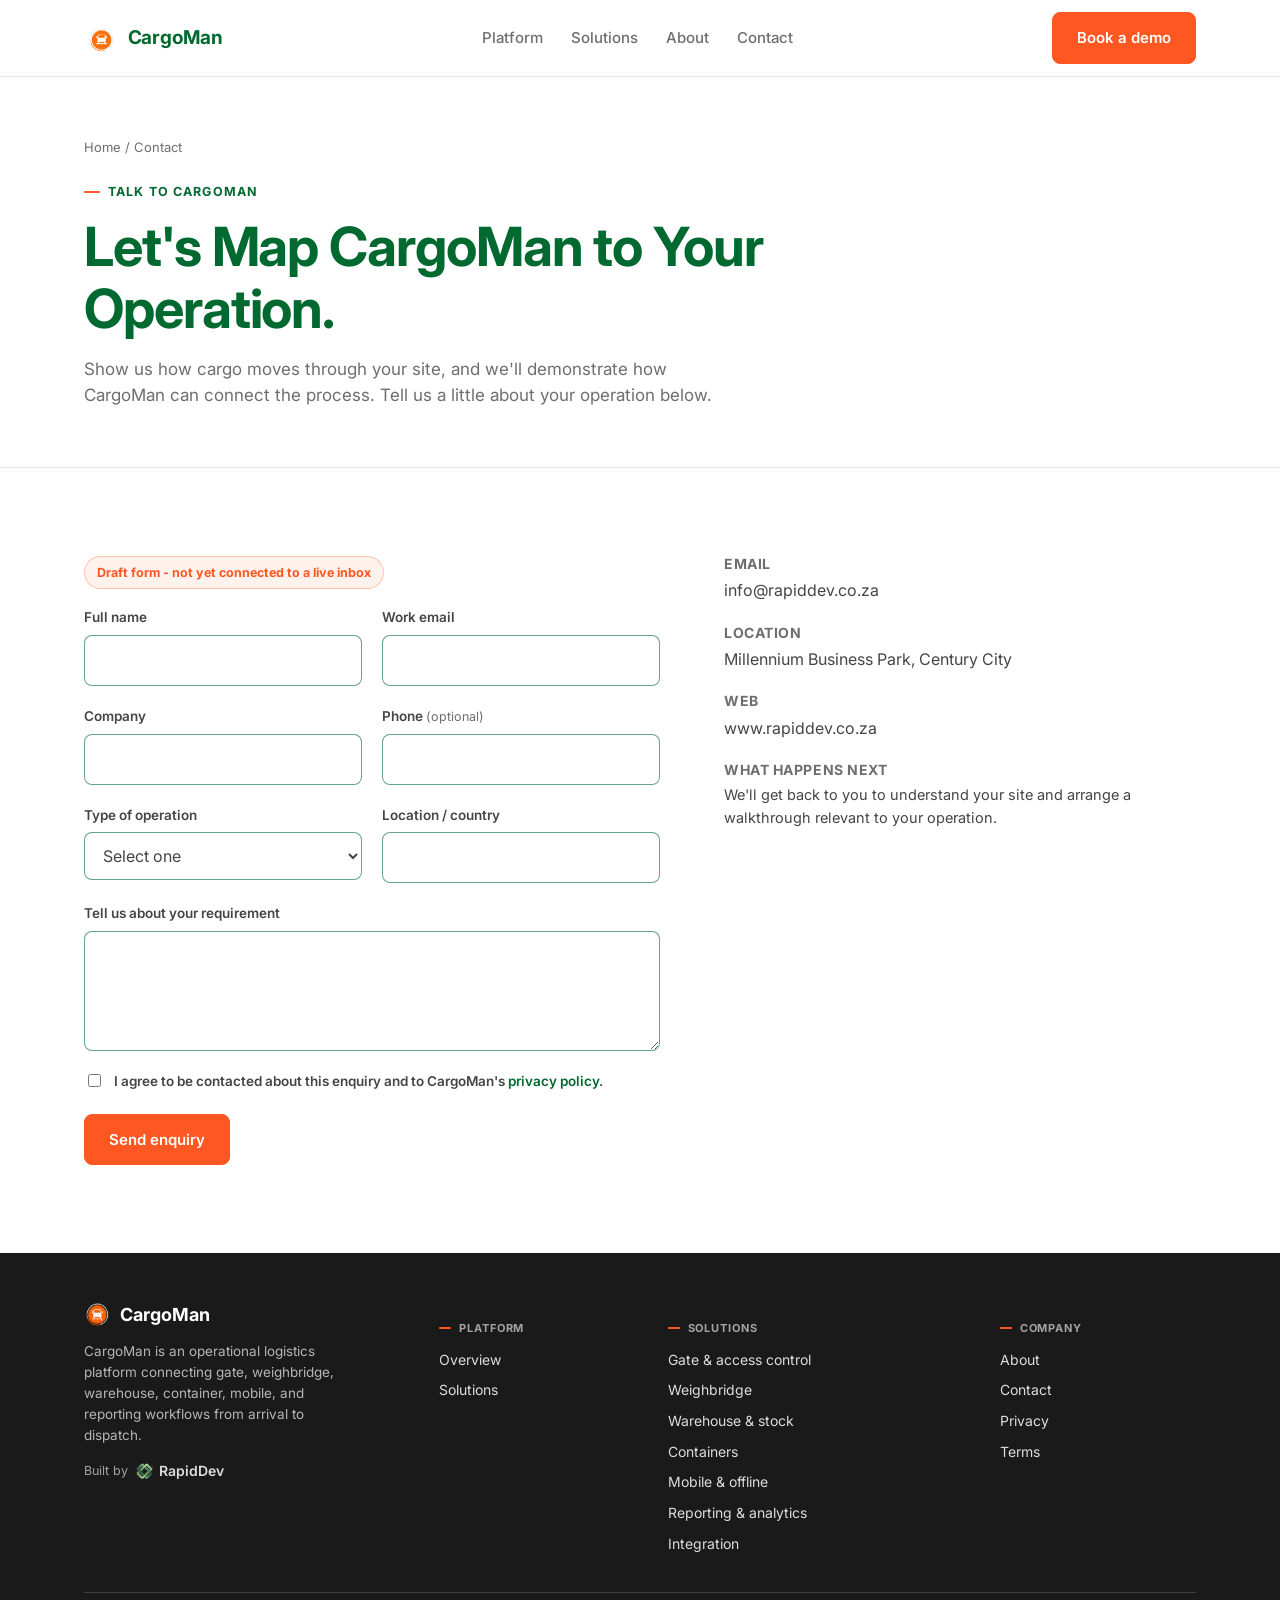
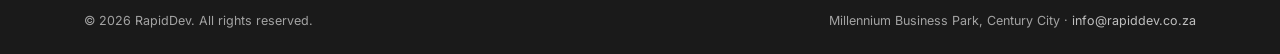
<file: contact.html>
<!DOCTYPE html>
<html lang="en">
<head>
<meta charset="UTF-8">
<meta name="viewport" content="width=device-width, initial-scale=1.0">
<title>Book a Demo | CargoMan</title>
<meta name="description" content="Book a CargoMan demo or get in touch with the RapidDev team about gate, weighbridge, warehouse, mobile, and reporting workflows for your site.">
<link rel="canonical" href="https://www.cargoman.co.za/contact.html">
<meta property="og:type" content="website">
<meta property="og:title" content="Book a Demo | CargoMan">
<meta property="og:description" content="Show us how cargo moves through your site, and we'll demonstrate how CargoMan can connect the process.">
<link rel="icon" href="assets/img/favicon.png" type="image/png">
<link rel="preconnect" href="https://fonts.googleapis.com">
<link rel="preconnect" href="https://fonts.gstatic.com" crossorigin>
<link href="https://fonts.googleapis.com/css2?family=Inter:wght@400;500;600;700&display=swap" rel="stylesheet">
<link rel="stylesheet" href="assets/styles.css">
</head>
<body>
<a href="#main" class="skip-link">Skip to main content</a>

<header id="site-header">
  <div class="nav-inner">
    <a href="index.html" class="logo"><img src="assets/img/cargoman-mark.png" alt="" width="30" height="30">CargoMan</a>
    <nav class="primary-nav" id="primary-nav" aria-label="Primary">
      <a href="platform.html">Platform</a>
      <a href="solutions.html">Solutions</a>
      <a href="about.html">About</a>
      <a href="contact.html" aria-current="page">Contact</a>
    </nav>
    <div class="nav-cta">
      <a href="contact.html" class="btn btn-primary"><span class="long">Book a demo</span><span class="short" aria-hidden="true">Demo</span></a>
      <button class="nav-toggle" id="nav-toggle" aria-expanded="false" aria-controls="primary-nav" aria-label="Toggle navigation menu">
        <svg width="22" height="22" viewBox="0 0 24 24" fill="none" stroke="currentColor" stroke-width="2"><line x1="3" y1="6" x2="21" y2="6"/><line x1="3" y1="12" x2="21" y2="12"/><line x1="3" y1="18" x2="21" y2="18"/></svg>
      </button>
    </div>
  </div>
</header>

<main id="main">

  <section class="page-hero">
    <div class="wrap">
      <p class="breadcrumb"><a href="index.html">Home</a> / Contact</p>
      <p class="eyebrow">Talk to CargoMan</p>
      <h1>Let's Map CargoMan to Your Operation.</h1>
      <p class="lede">Show us how cargo moves through your site, and we'll demonstrate how CargoMan can connect the process. Tell us a little about your operation below.</p>
    </div>
  </section>

  <section class="section">
    <div class="wrap split" style="align-items:flex-start;">
      <div>
        <div class="draft-note">Draft form - not yet connected to a live inbox</div>
        <form id="demo-form" novalidate>
          <div class="form-grid">
            <div class="form-field">
              <label for="name">Full name</label>
              <input type="text" id="name" name="name" required autocomplete="name">
              <span class="form-error">Please enter your name.</span>
            </div>
            <div class="form-field">
              <label for="email">Work email</label>
              <input type="email" id="email" name="email" required autocomplete="email">
              <span class="form-error">Please enter a valid email address.</span>
            </div>
            <div class="form-field">
              <label for="company">Company</label>
              <input type="text" id="company" name="company" required autocomplete="organization">
              <span class="form-error">Please enter your company name.</span>
            </div>
            <div class="form-field">
              <label for="phone">Phone <span class="hint">(optional)</span></label>
              <input type="tel" id="phone" name="phone" autocomplete="tel">
            </div>
            <div class="form-field">
              <label for="operation">Type of operation</label>
              <select id="operation" name="operation" required>
                <option value="">Select one</option>
                <option>Cargo terminal / depot</option>
                <option>Warehouse / storage facility</option>
                <option>Container operation</option>
                <option>Mining / mineral logistics</option>
                <option>Transport / distribution</option>
                <option>Other</option>
              </select>
              <span class="form-error">Please select the type of operation.</span>
            </div>
            <div class="form-field">
              <label for="location">Location / country</label>
              <input type="text" id="location" name="location" required autocomplete="country-name">
              <span class="form-error">Please enter your location.</span>
            </div>
            <div class="form-field full">
              <label for="details">Tell us about your requirement</label>
              <textarea id="details" name="details" required></textarea>
              <span class="form-error">Please add a short description.</span>
            </div>
            <div class="form-field full">
              <label class="form-consent" for="consent">
                <input type="checkbox" id="consent" name="consent" required>
                <span>I agree to be contacted about this enquiry and to CargoMan's <a href="privacy.html" style="color:var(--brand);font-weight:600;">privacy policy</a>.</span>
              </label>
              <span class="form-error">Please confirm you agree before submitting.</span>
            </div>
          </div>
          <button type="submit" class="btn btn-primary" style="margin-top:22px;">Send enquiry</button>
          <p class="form-status" role="status" aria-live="polite"></p>
        </form>
      </div>

      <div class="contact-info">
        <div class="item">
          <h4>Email</h4>
          <p><a href="mailto:info@rapiddev.co.za">info@rapiddev.co.za</a></p>
        </div>
        <div class="item">
          <h4>Location</h4>
          <p>Millennium Business Park, Century City</p>
        </div>
        <div class="item">
          <h4>Web</h4>
          <p><a href="https://www.rapiddev.co.za">www.rapiddev.co.za</a></p>
        </div>
        <div class="item">
          <h4>What Happens Next</h4>
          <p style="font-size:14.5px;">We'll get back to you to understand your site and arrange a walkthrough relevant to your operation.</p>
        </div>
      </div>
    </div>
  </section>

</main>

<footer>
  <div class="wrap">
    <div class="foot-grid">
      <div>
        <div class="foot-logo"><img src="assets/img/transparentfooterlogo_cargoman.png" alt="" width="26" height="26">CargoMan</div>
        <p class="foot-p">CargoMan is an operational logistics platform connecting gate, weighbridge, warehouse, container, mobile, and reporting workflows from arrival to dispatch.</p>
        <p class="foot-by">Built by <a href="https://www.rapiddev.co.za"><img src="assets/img/rapiddev-mark.png" alt="" width="16" height="16">RapidDev</a></p>
      </div>
      <div>
        <h5>PLATFORM</h5>
        <a href="platform.html">Overview</a>
        <a href="solutions.html">Solutions</a>
      </div>
      <div>
        <h5>SOLUTIONS</h5>
        <a href="solutions.html#gate">Gate &amp; access control</a>
        <a href="solutions.html#weighbridge">Weighbridge</a>
        <a href="solutions.html#warehouse">Warehouse &amp; stock</a>
        <a href="solutions.html#containers">Containers</a>
        <a href="solutions.html#mobile">Mobile &amp; offline</a>
        <a href="solutions.html#reporting">Reporting &amp; analytics</a>
        <a href="solutions.html#integration">Integration</a>
      </div>
      <div>
        <h5>COMPANY</h5>
        <a href="about.html">About</a>
        <a href="contact.html">Contact</a>
        <a href="privacy.html">Privacy</a>
        <a href="terms.html">Terms</a>
      </div>
    </div>
    <div class="foot-bottom">
      <span>© <span id="year"></span> RapidDev. All rights reserved.</span>
      <span>Millennium Business Park, Century City · <a href="mailto:info@rapiddev.co.za">info@rapiddev.co.za</a></span>
    </div>
  </div>
</footer>

<script src="assets/main.js"></script>
</body>
</html>
</file>
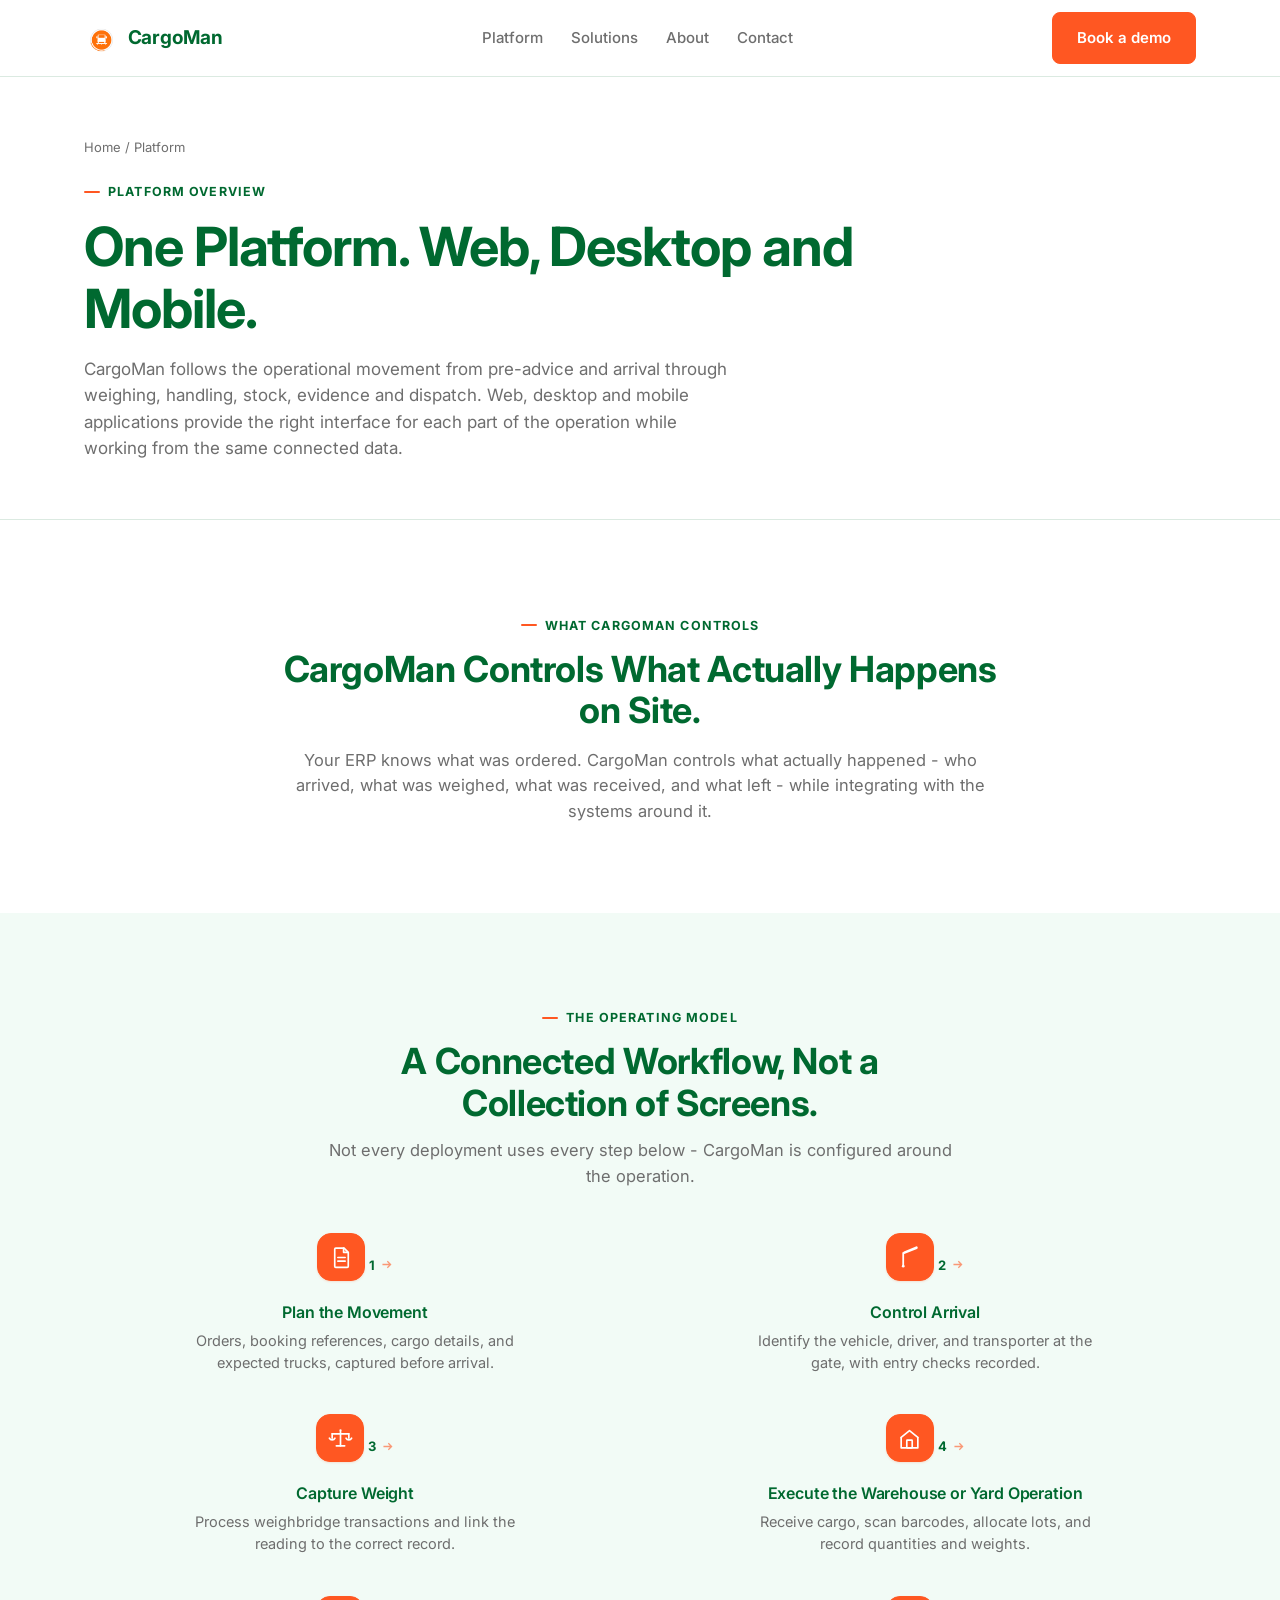
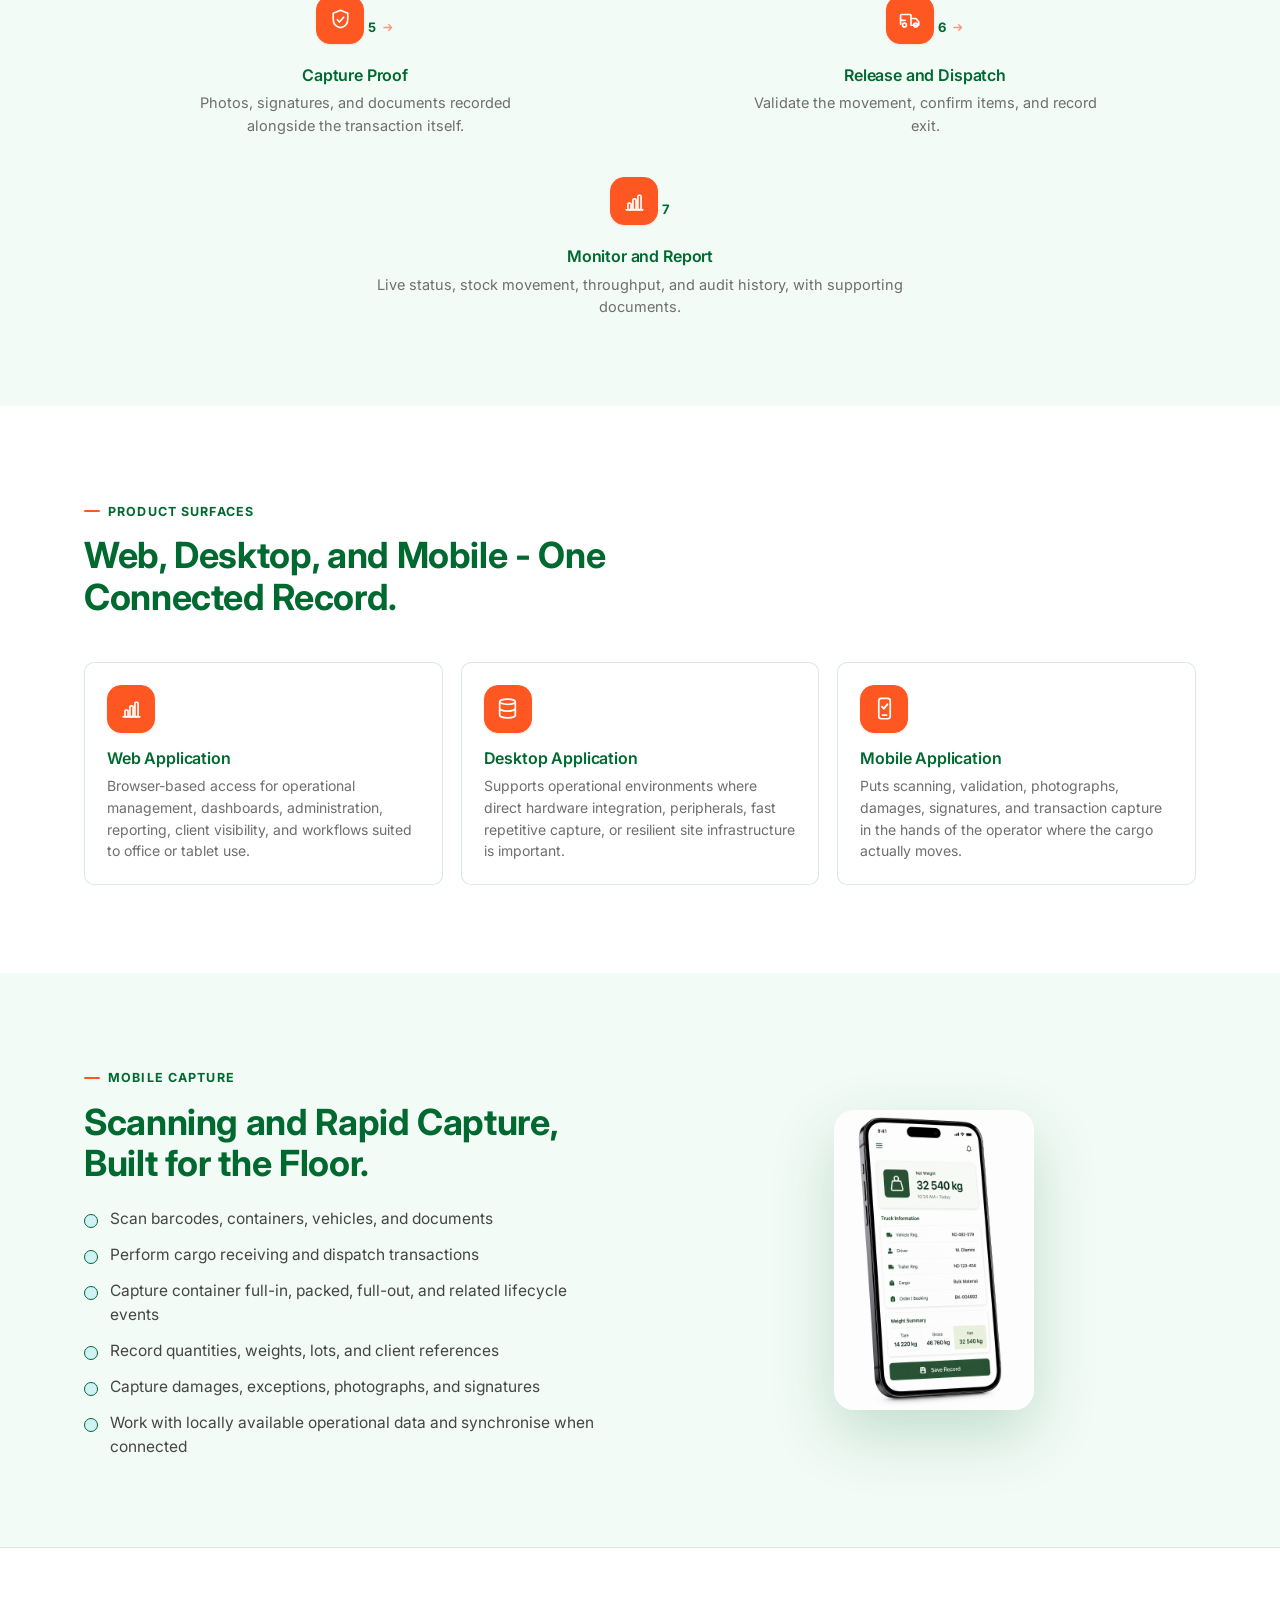
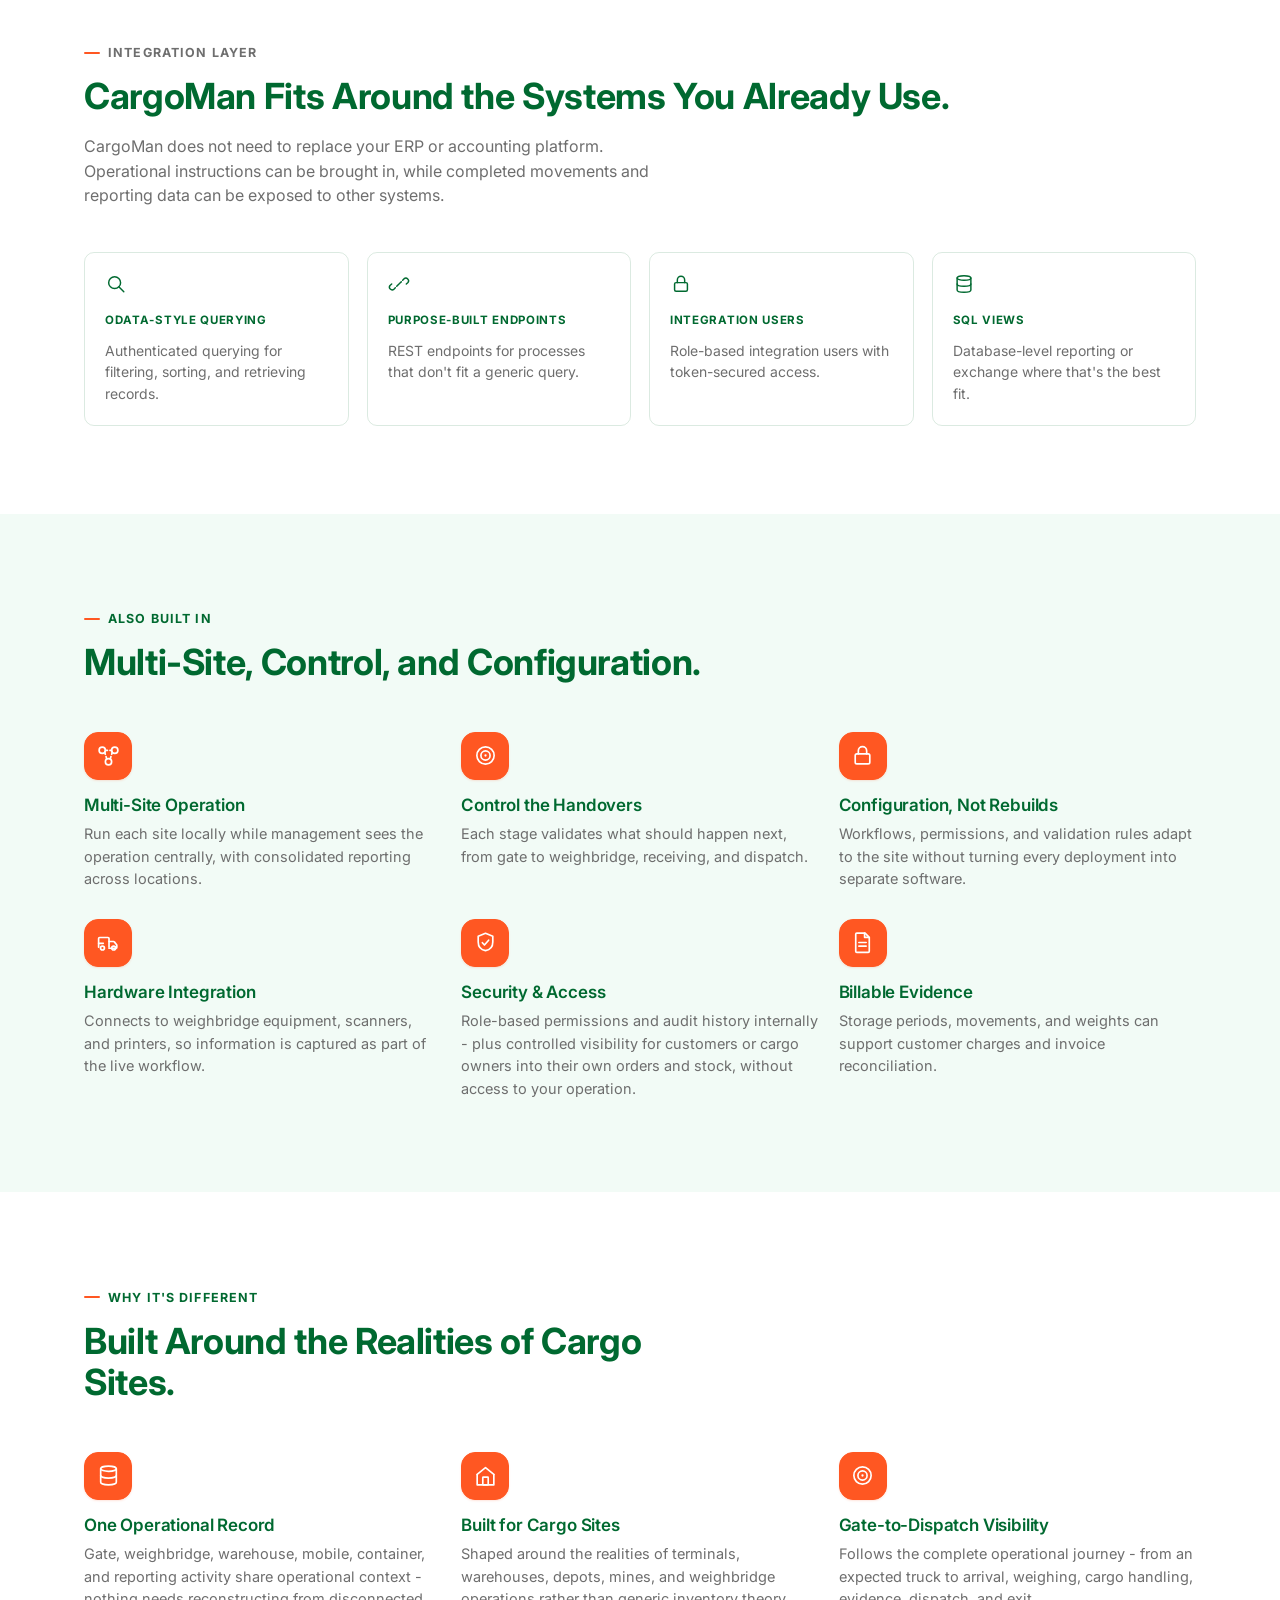
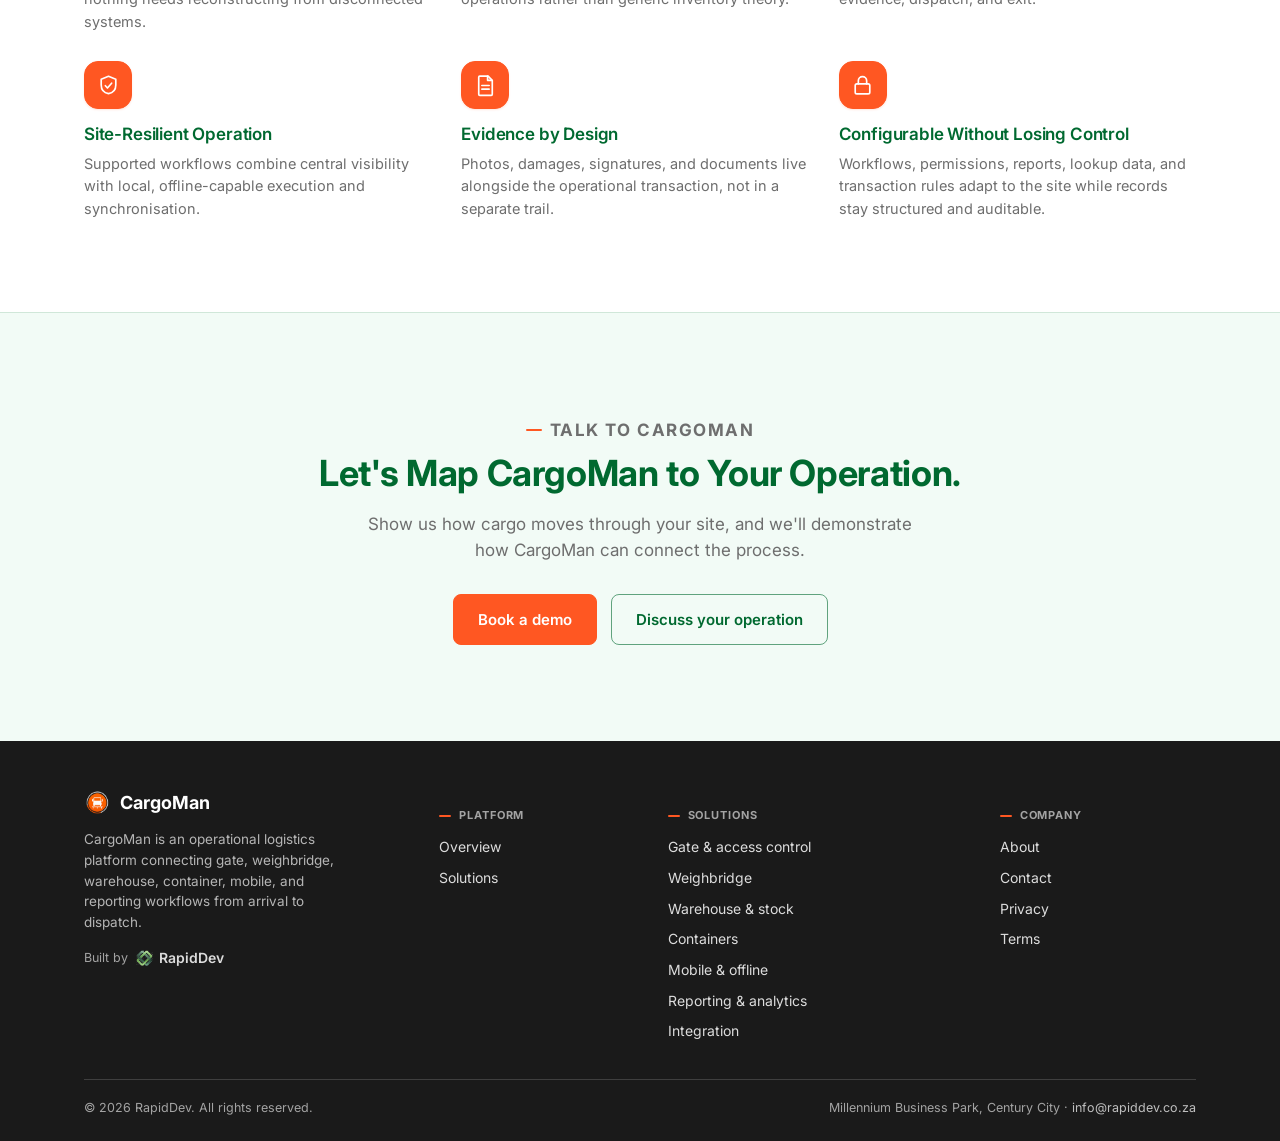
<file: platform.html>
<!DOCTYPE html>
<html lang="en">
<head>
<meta charset="UTF-8">
<meta name="viewport" content="width=device-width, initial-scale=1.0">
<title>CargoMan Logistics Execution Platform | Web, Desktop &amp; Mobile</title>
<meta name="description" content="How CargoMan works: web, desktop, and mobile surfaces, a connected gate-to-dispatch operating model, multi-site visibility, and controlled integration options.">
<link rel="canonical" href="https://www.cargoman.co.za/platform.html">
<meta property="og:type" content="website">
<meta property="og:title" content="CargoMan Logistics Execution Platform | Web, Desktop &amp; Mobile">
<meta property="og:description" content="How CargoMan works: web, desktop, and mobile surfaces, a connected gate-to-dispatch operating model, multi-site visibility, and controlled integration options.">
<link rel="icon" href="assets/img/favicon.png" type="image/png">
<link rel="preconnect" href="https://fonts.googleapis.com">
<link rel="preconnect" href="https://fonts.gstatic.com" crossorigin>
<link href="https://fonts.googleapis.com/css2?family=Inter:wght@400;500;600;700&display=swap" rel="stylesheet">
<link rel="stylesheet" href="assets/styles.css">
</head>
<body>
<a href="#main" class="skip-link">Skip to main content</a>

<svg class="icon-defs" aria-hidden="true"><defs>
  <symbol id="icon-gate" viewBox="0 0 24 24" fill="none" stroke="currentColor" stroke-width="1.7" stroke-linecap="round" stroke-linejoin="round">
    <line x1="5" y1="20" x2="5" y2="7.6"/>
    <circle cx="5" cy="20.3" r="1.3" fill="currentColor" stroke="none"/>
    <g transform="rotate(-22 5 7.8)"><rect x="5" y="6.5" width="15" height="2.5" rx="1.25" fill="currentColor" stroke="none"/></g>
  </symbol>
  <symbol id="icon-scale" viewBox="0 0 24 24" fill="none" stroke="currentColor" stroke-width="1.6" stroke-linecap="round" stroke-linejoin="round">
    <circle cx="12" cy="4.3" r="1.1" fill="currentColor" stroke="none"/>
    <line x1="12" y1="5.4" x2="12" y2="19"/>
    <line x1="4" y1="7.5" x2="20" y2="7.5"/>
    <line x1="8" y1="19" x2="16" y2="19"/>
    <path d="M4 7.5v4.2"/><path d="M20 7.5v4.2"/>
    <path d="M1.3 11.7a3 3 0 005.4 0"/>
    <path d="M17.3 11.7a3 3 0 005.4 0"/>
  </symbol>
  <symbol id="icon-warehouse" viewBox="0 0 24 24" fill="none" stroke="currentColor" stroke-width="1.6" stroke-linecap="round" stroke-linejoin="round">
    <path d="M4 11 12 4.5 20 11"/>
    <path d="M4 11v10h16V11"/>
    <rect x="9.4" y="13.6" width="5.2" height="7.4" rx="0.5"/>
  </symbol>
  <symbol id="icon-container" viewBox="0 0 24 24" fill="none" stroke="currentColor" stroke-width="1.6" stroke-linecap="round" stroke-linejoin="round">
    <rect x="2.5" y="7" width="19" height="10.5" rx="0.8"/>
    <g stroke-width="1.1" opacity="0.75">
      <line x1="6.2" y1="7.6" x2="6.2" y2="16.9"/><line x1="9.7" y1="7.6" x2="9.7" y2="16.9"/>
      <line x1="13.2" y1="7.6" x2="13.2" y2="16.9"/><line x1="16.7" y1="7.6" x2="16.7" y2="16.9"/>
    </g>
    <rect x="1.8" y="6.6" width="1.7" height="11.3" rx="0.5" fill="currentColor" stroke="none"/>
    <rect x="20.5" y="6.6" width="1.7" height="11.3" rx="0.5" fill="currentColor" stroke="none"/>
  </symbol>
  <symbol id="icon-mobile" viewBox="0 0 24 24" fill="none" stroke="currentColor" stroke-width="1.6" stroke-linecap="round" stroke-linejoin="round">
    <rect x="6.5" y="2.2" width="11" height="19.6" rx="2.4"/>
    <path d="M9.5 10.3l1.8 1.9L14.8 8" stroke-width="1.8"/>
    <line x1="10" y1="18.4" x2="14" y2="18.4"/>
  </symbol>
  <symbol id="icon-chart" viewBox="0 0 24 24" fill="none" stroke="currentColor" stroke-width="1.6" stroke-linecap="round" stroke-linejoin="round">
    <path d="M4 20h16"/>
    <rect x="5.7" y="13.5" width="3" height="6.3" rx="1"/>
    <rect x="10.5" y="9.5" width="3" height="10.3" rx="1"/>
    <rect x="15.3" y="6" width="3" height="13.8" rx="1"/>
  </symbol>
  <symbol id="icon-mountain" viewBox="0 0 24 24" fill="none" stroke="currentColor" stroke-width="1.6" stroke-linecap="round" stroke-linejoin="round">
    <circle cx="18.5" cy="6" r="2" fill="currentColor" stroke="none"/>
    <path d="M2.5 19.5 9 8l3.2 5.2L14.5 10l7 9.5z"/>
  </symbol>
  <symbol id="icon-truck" viewBox="0 0 24 24" fill="none" stroke="currentColor" stroke-width="1.6" stroke-linecap="round" stroke-linejoin="round">
    <path d="M2.5 16.5V8.2a1 1 0 011-1h8a1 1 0 011 1v8.3"/>
    <path d="M12.5 11h4.3a1 1 0 01.8.4l2.2 2.8a1 1 0 01.2.6v1.7a1 1 0 01-1 1h-6.5"/>
    <line x1="2.5" y1="12.8" x2="7" y2="12.8"/>
    <circle cx="6.2" cy="17.3" r="1.9"/>
    <circle cx="17" cy="17.3" r="1.9"/>
  </symbol>
  <symbol id="icon-shield" viewBox="0 0 24 24" fill="none" stroke="currentColor" stroke-width="1.6" stroke-linecap="round" stroke-linejoin="round">
    <path d="M12 3.2 19 6v5.4c0 4.6-3 7.6-7 8.4-4-.8-7-3.8-7-8.4V6z"/>
    <path d="M9 12.2l2 2.2 4-4.6"/>
  </symbol>
  <symbol id="icon-target" viewBox="0 0 24 24" fill="none" stroke="currentColor" stroke-width="1.6" stroke-linecap="round" stroke-linejoin="round">
    <circle cx="12" cy="12" r="8.3"/>
    <circle cx="12" cy="12" r="4.4"/>
    <circle cx="12" cy="12" r="1.1" fill="currentColor" stroke="none"/>
  </symbol>
  <symbol id="icon-link" viewBox="0 0 24 24" fill="none" stroke="currentColor" stroke-width="1.6" stroke-linecap="round" stroke-linejoin="round">
    <path d="M9.5 14.5l5-5"/>
    <path d="M8 16.2l-1.6 1.6a3 3 0 01-4.2-4.2L4 12"/>
    <path d="M16 7.8l1.6-1.6a3 3 0 014.2 4.2L20 12"/>
  </symbol>
  <symbol id="icon-lock" viewBox="0 0 24 24" fill="none" stroke="currentColor" stroke-width="1.6" stroke-linecap="round" stroke-linejoin="round">
    <rect x="5" y="10.5" width="14" height="9.5" rx="1.6"/>
    <path d="M8 10.5V7.5a4 4 0 018 0v3"/>
  </symbol>
  <symbol id="icon-database" viewBox="0 0 24 24" fill="none" stroke="currentColor" stroke-width="1.6" stroke-linecap="round" stroke-linejoin="round">
    <ellipse cx="12" cy="5.5" rx="7.5" ry="2.5"/>
    <path d="M4.5 5.5V18.5c0 1.4 3.4 2.5 7.5 2.5s7.5-1.1 7.5-2.5V5.5"/>
    <path d="M4.5 12c0 1.4 3.4 2.5 7.5 2.5s7.5-1.1 7.5-2.5"/>
  </symbol>
  <symbol id="icon-search" viewBox="0 0 24 24" fill="none" stroke="currentColor" stroke-width="1.6" stroke-linecap="round" stroke-linejoin="round">
    <circle cx="10.5" cy="10.5" r="6.5"/>
    <line x1="15.3" y1="15.3" x2="20.5" y2="20.5"/>
  </symbol>
  <symbol id="icon-user" viewBox="0 0 24 24" fill="none" stroke="currentColor" stroke-width="1.6" stroke-linecap="round" stroke-linejoin="round">
    <circle cx="12" cy="8" r="3.6"/>
    <path d="M4.5 20c1-3.6 4-5.6 7.5-5.6s6.5 2 7.5 5.6"/>
  </symbol>
  <symbol id="icon-document" viewBox="0 0 24 24" fill="none" stroke="currentColor" stroke-width="1.6" stroke-linecap="round" stroke-linejoin="round">
    <path d="M6.5 3h8l4 4v13.5a1 1 0 01-1 1h-11a1 1 0 01-1-1V4a1 1 0 011-1z"/>
    <path d="M14 3v4h4"/>
    <line x1="8.5" y1="12" x2="15.5" y2="12"/>
    <line x1="8.5" y1="15.5" x2="15.5" y2="15.5"/>
  </symbol>
  <symbol id="icon-sites" viewBox="0 0 24 24" fill="none" stroke="currentColor" stroke-width="1.6" stroke-linecap="round" stroke-linejoin="round">
    <circle cx="6" cy="7" r="3"/>
    <circle cx="18" cy="7" r="3"/>
    <circle cx="12" cy="18" r="3"/>
    <path d="M8.4 8.8L10.3 15.3M15.6 8.8L13.7 15.3M9 7h6" stroke-dasharray="2 2.4"/>
  </symbol>
</defs></svg>

<header id="site-header">
  <div class="nav-inner">
    <a href="index.html" class="logo"><img src="assets/img/cargoman-mark.png" alt="" width="30" height="30">CargoMan</a>
    <nav class="primary-nav" id="primary-nav" aria-label="Primary">
      <a href="platform.html" aria-current="page">Platform</a>
      <a href="solutions.html">Solutions</a>
      <a href="about.html">About</a>
      <a href="contact.html">Contact</a>
    </nav>
    <div class="nav-cta">
      <a href="contact.html" class="btn btn-primary"><span class="long">Book a demo</span><span class="short" aria-hidden="true">Demo</span></a>
      <button class="nav-toggle" id="nav-toggle" aria-expanded="false" aria-controls="primary-nav" aria-label="Toggle navigation menu">
        <svg width="22" height="22" viewBox="0 0 24 24" fill="none" stroke="currentColor" stroke-width="2"><line x1="3" y1="6" x2="21" y2="6"/><line x1="3" y1="12" x2="21" y2="12"/><line x1="3" y1="18" x2="21" y2="18"/></svg>
      </button>
    </div>
  </div>
</header>

<main id="main">

  <section class="page-hero">
    <div class="wrap">
      <p class="breadcrumb"><a href="index.html">Home</a> / Platform</p>
      <p class="eyebrow">Platform overview</p>
      <h1>One Platform. Web, Desktop and Mobile.</h1>
      <p class="lede">CargoMan follows the operational movement from pre-advice and arrival through weighing, handling, stock, evidence and dispatch. Web, desktop and mobile applications provide the right interface for each part of the operation while working from the same connected data.</p>
    </div>
  </section>

  <!-- OPERATIONAL CONTROL LAYER -->
  <section class="section">
    <div class="wrap" style="max-width:780px;text-align:center;">
      <p class="eyebrow" style="justify-content:center;">What CargoMan controls</p>
      <h2>CargoMan Controls What Actually Happens on Site.</h2>
      <p style="margin-top:16px;color:var(--text-soft);font-size:16.5px;">Your ERP knows what was ordered. CargoMan controls what actually happened - who arrived, what was weighed, what was received, and what left - while integrating with the systems around it.</p>
    </div>
  </section>

  <!-- OPERATING MODEL -->
  <section class="section section-tint">
    <div class="wrap">
      <div class="section-head" style="text-align:center;margin-left:auto;margin-right:auto;">
        <p class="eyebrow" style="justify-content:center;">The operating model</p>
        <h2>A Connected Workflow, Not a Collection of Screens.</h2>
        <p>Not every deployment uses every step below - CargoMan is configured around the operation.</p>
      </div>
      <div class="capability-grid operating-model">
        <div class="persona-card">
          <div class="card-icon"><svg viewBox="0 0 24 24"><use href="#icon-document"/></svg></div>
          <span class="solution-num">1 <svg viewBox="0 0 16 16" fill="none" stroke="currentColor" stroke-width="1.6"><path d="M3 8h10M9 4l4 4-4 4"/></svg></span>
          <h4>Plan the Movement</h4>
          <p>Orders, booking references, cargo details, and expected trucks, captured before arrival.</p>
        </div>
        <div class="persona-card">
          <div class="card-icon"><svg viewBox="0 0 24 24"><use href="#icon-gate"/></svg></div>
          <span class="solution-num">2 <svg viewBox="0 0 16 16" fill="none" stroke="currentColor" stroke-width="1.6"><path d="M3 8h10M9 4l4 4-4 4"/></svg></span>
          <h4>Control Arrival</h4>
          <p>Identify the vehicle, driver, and transporter at the gate, with entry checks recorded.</p>
        </div>
        <div class="persona-card">
          <div class="card-icon"><svg viewBox="0 0 24 24"><use href="#icon-scale"/></svg></div>
          <span class="solution-num">3 <svg viewBox="0 0 16 16" fill="none" stroke="currentColor" stroke-width="1.6"><path d="M3 8h10M9 4l4 4-4 4"/></svg></span>
          <h4>Capture Weight</h4>
          <p>Process weighbridge transactions and link the reading to the correct record.</p>
        </div>
        <div class="persona-card">
          <div class="card-icon"><svg viewBox="0 0 24 24"><use href="#icon-warehouse"/></svg></div>
          <span class="solution-num">4 <svg viewBox="0 0 16 16" fill="none" stroke="currentColor" stroke-width="1.6"><path d="M3 8h10M9 4l4 4-4 4"/></svg></span>
          <h4>Execute the Warehouse or Yard Operation</h4>
          <p>Receive cargo, scan barcodes, allocate lots, and record quantities and weights.</p>
        </div>
        <div class="persona-card">
          <div class="card-icon"><svg viewBox="0 0 24 24"><use href="#icon-shield"/></svg></div>
          <span class="solution-num">5 <svg viewBox="0 0 16 16" fill="none" stroke="currentColor" stroke-width="1.6"><path d="M3 8h10M9 4l4 4-4 4"/></svg></span>
          <h4>Capture Proof</h4>
          <p>Photos, signatures, and documents recorded alongside the transaction itself.</p>
        </div>
        <div class="persona-card">
          <div class="card-icon"><svg viewBox="0 0 24 24"><use href="#icon-truck"/></svg></div>
          <span class="solution-num">6 <svg viewBox="0 0 16 16" fill="none" stroke="currentColor" stroke-width="1.6"><path d="M3 8h10M9 4l4 4-4 4"/></svg></span>
          <h4>Release and Dispatch</h4>
          <p>Validate the movement, confirm items, and record exit.</p>
        </div>
        <div class="persona-card" style="grid-column:1 / -1;">
          <div class="card-icon"><svg viewBox="0 0 24 24"><use href="#icon-chart"/></svg></div>
          <span class="solution-num">7</span>
          <h4>Monitor and Report</h4>
          <p style="max-width:60ch;">Live status, stock movement, throughput, and audit history, with supporting documents.</p>
        </div>
      </div>
    </div>
  </section>

  <!-- PRODUCT SURFACES -->
  <section class="section">
    <div class="wrap">
      <div class="section-head">
        <p class="eyebrow">Product surfaces</p>
        <h2>Web, Desktop, and Mobile - One Connected Record.</h2>
      </div>
      <div class="persona-grid">
        <div class="persona-card" style="background:#fff;">
          <div class="card-icon"><svg viewBox="0 0 24 24"><use href="#icon-chart"/></svg></div>
          <h4>Web Application</h4>
          <p>Browser-based access for operational management, dashboards, administration, reporting, client visibility, and workflows suited to office or tablet use.</p>
        </div>
        <div class="persona-card" style="background:#fff;">
          <div class="card-icon"><svg viewBox="0 0 24 24"><use href="#icon-database"/></svg></div>
          <h4>Desktop Application</h4>
          <p>Supports operational environments where direct hardware integration, peripherals, fast repetitive capture, or resilient site infrastructure is important.</p>
        </div>
        <div class="persona-card" style="background:#fff;">
          <div class="card-icon"><svg viewBox="0 0 24 24"><use href="#icon-mobile"/></svg></div>
          <h4>Mobile Application</h4>
          <p>Puts scanning, validation, photographs, damages, signatures, and transaction capture in the hands of the operator where the cargo actually moves.</p>
        </div>
      </div>
    </div>
  </section>

  <!-- MOBILE CAPABILITIES -->
  <section class="section section-tint">
    <div class="wrap split">
      <div>
        <p class="eyebrow">Mobile capture</p>
        <h2>Scanning and Rapid Capture, Built for the Floor.</h2>
        <ul class="feature-list">
          <li>Scan barcodes, containers, vehicles, and documents</li>
          <li>Perform cargo receiving and dispatch transactions</li>
          <li>Capture container full-in, packed, full-out, and related lifecycle events</li>
          <li>Record quantities, weights, lots, and client references</li>
          <li>Capture damages, exceptions, photographs, and signatures</li>
          <li>Work with locally available operational data and synchronise when connected</li>
        </ul>
      </div>
      <div class="split-visual">
        <div class="mobile-visual">
          <img class="shot-phone" style="width:200px;" src="assets/img/screenshots/mobile-weighbridge-ticket.png" alt="CargoMan mobile weighbridge screen showing net weight, truck and driver information, and a tare/gross/net weight summary.">
        </div>
      </div>
    </div>
  </section>

  <!-- INTEGRATION LAYER -->
  <section class="section-dark" style="padding:88px 0;">
    <div class="wrap" style="margin-bottom:44px;">
      <p class="eyebrow">Integration layer</p>
      <h2>CargoMan Fits Around the Systems You Already Use.</h2>
      <p style="margin-top:16px;color:var(--slate-light);font-size:16px;max-width:60ch;">CargoMan does not need to replace your ERP or accounting platform. Operational instructions can be brought in, while completed movements and reporting data can be exposed to other systems.</p>
    </div>
    <div class="integration">
      <div class="int-item"><svg width="22" height="22" viewBox="0 0 24 24" fill="none" stroke-width="1.6" stroke-linecap="round" stroke-linejoin="round" style="margin-bottom:10px;color:var(--lime);"><use href="#icon-search"/></svg><span class="k">ODATA-STYLE QUERYING</span><p>Authenticated querying for filtering, sorting, and retrieving records.</p></div>
      <div class="int-item"><svg width="22" height="22" viewBox="0 0 24 24" fill="none" stroke-width="1.6" stroke-linecap="round" stroke-linejoin="round" style="margin-bottom:10px;color:var(--lime);"><use href="#icon-link"/></svg><span class="k">PURPOSE-BUILT ENDPOINTS</span><p>REST endpoints for processes that don't fit a generic query.</p></div>
      <div class="int-item"><svg width="22" height="22" viewBox="0 0 24 24" fill="none" stroke-width="1.6" stroke-linecap="round" stroke-linejoin="round" style="margin-bottom:10px;color:var(--lime);"><use href="#icon-lock"/></svg><span class="k">INTEGRATION USERS</span><p>Role-based integration users with token-secured access.</p></div>
      <div class="int-item"><svg width="22" height="22" viewBox="0 0 24 24" fill="none" stroke-width="1.6" stroke-linecap="round" stroke-linejoin="round" style="margin-bottom:10px;color:var(--lime);"><use href="#icon-database"/></svg><span class="k">SQL VIEWS</span><p>Database-level reporting or exchange where that's the best fit.</p></div>
    </div>
  </section>

  <!-- ALSO BUILT IN -->
  <section class="section section-tint">
    <div class="wrap">
      <div class="section-head">
        <p class="eyebrow">Also built in</p>
        <h2>Multi-Site, Control, and Configuration.</h2>
      </div>
      <div class="value-grid">
        <div class="value-card"><div class="card-icon"><svg viewBox="0 0 24 24"><use href="#icon-sites"/></svg></div><h4>Multi-Site Operation</h4><p>Run each site locally while management sees the operation centrally, with consolidated reporting across locations.</p></div>
        <div class="value-card"><div class="card-icon"><svg viewBox="0 0 24 24"><use href="#icon-target"/></svg></div><h4>Control the Handovers</h4><p>Each stage validates what should happen next, from gate to weighbridge, receiving, and dispatch.</p></div>
        <div class="value-card"><div class="card-icon"><svg viewBox="0 0 24 24"><use href="#icon-lock"/></svg></div><h4>Configuration, Not Rebuilds</h4><p>Workflows, permissions, and validation rules adapt to the site without turning every deployment into separate software.</p></div>
        <div class="value-card"><div class="card-icon"><svg viewBox="0 0 24 24"><use href="#icon-truck"/></svg></div><h4>Hardware Integration</h4><p>Connects to weighbridge equipment, scanners, and printers, so information is captured as part of the live workflow.</p></div>
        <div class="value-card"><div class="card-icon"><svg viewBox="0 0 24 24"><use href="#icon-shield"/></svg></div><h4>Security &amp; Access</h4><p>Role-based permissions and audit history internally - plus controlled visibility for customers or cargo owners into their own orders and stock, without access to your operation.</p></div>
        <div class="value-card"><div class="card-icon"><svg viewBox="0 0 24 24"><use href="#icon-document"/></svg></div><h4>Billable Evidence</h4><p>Storage periods, movements, and weights can support customer charges and invoice reconciliation.</p></div>
      </div>
    </div>
  </section>

  <!-- DIFFERENTIATORS -->
  <section class="section">
    <div class="wrap">
      <div class="section-head">
        <p class="eyebrow">Why it's different</p>
        <h2>Built Around the Realities of Cargo Sites.</h2>
      </div>
      <div class="value-grid">
        <div class="value-card"><div class="card-icon"><svg viewBox="0 0 24 24"><use href="#icon-database"/></svg></div><h4>One Operational Record</h4><p>Gate, weighbridge, warehouse, mobile, container, and reporting activity share operational context - nothing needs reconstructing from disconnected systems.</p></div>
        <div class="value-card"><div class="card-icon"><svg viewBox="0 0 24 24"><use href="#icon-warehouse"/></svg></div><h4>Built for Cargo Sites</h4><p>Shaped around the realities of terminals, warehouses, depots, mines, and weighbridge operations rather than generic inventory theory.</p></div>
        <div class="value-card"><div class="card-icon"><svg viewBox="0 0 24 24"><use href="#icon-target"/></svg></div><h4>Gate-to-Dispatch Visibility</h4><p>Follows the complete operational journey - from an expected truck to arrival, weighing, cargo handling, evidence, dispatch, and exit.</p></div>
        <div class="value-card"><div class="card-icon"><svg viewBox="0 0 24 24"><use href="#icon-shield"/></svg></div><h4>Site-Resilient Operation</h4><p>Supported workflows combine central visibility with local, offline-capable execution and synchronisation.</p></div>
        <div class="value-card"><div class="card-icon"><svg viewBox="0 0 24 24"><use href="#icon-document"/></svg></div><h4>Evidence by Design</h4><p>Photos, damages, signatures, and documents live alongside the operational transaction, not in a separate trail.</p></div>
        <div class="value-card"><div class="card-icon"><svg viewBox="0 0 24 24"><use href="#icon-lock"/></svg></div><h4>Configurable Without Losing Control</h4><p>Workflows, permissions, reports, lookup data, and transaction rules adapt to the site while records stay structured and auditable.</p></div>
      </div>
    </div>
  </section>

  <!-- FINAL CTA -->
  <section class="final-cta">
    <div class="wrap">
      <p class="eyebrow" style="justify-content:center;">Talk to CargoMan</p>
      <h2>Let's Map CargoMan to Your Operation.</h2>
      <p>Show us how cargo moves through your site, and we'll demonstrate how CargoMan can connect the process.</p>
      <div class="hero-actions">
        <a href="contact.html" class="btn btn-primary">Book a demo</a>
        <a href="solutions.html" class="btn btn-ghost on-light">Discuss your operation</a>
      </div>
    </div>
  </section>

</main>

<footer>
  <div class="wrap">
    <div class="foot-grid">
      <div>
        <div class="foot-logo"><img src="assets/img/transparentfooterlogo_cargoman.png" alt="" width="26" height="26">CargoMan</div>
        <p class="foot-p">CargoMan is an operational logistics platform connecting gate, weighbridge, warehouse, container, mobile, and reporting workflows from arrival to dispatch.</p>
        <p class="foot-by">Built by <a href="https://www.rapiddev.co.za"><img src="assets/img/rapiddev-mark.png" alt="" width="16" height="16">RapidDev</a></p>
      </div>
      <div>
        <h5>PLATFORM</h5>
        <a href="platform.html">Overview</a>
        <a href="solutions.html">Solutions</a>
      </div>
      <div>
        <h5>SOLUTIONS</h5>
        <a href="solutions.html#gate">Gate &amp; access control</a>
        <a href="solutions.html#weighbridge">Weighbridge</a>
        <a href="solutions.html#warehouse">Warehouse &amp; stock</a>
        <a href="solutions.html#containers">Containers</a>
        <a href="solutions.html#mobile">Mobile &amp; offline</a>
        <a href="solutions.html#reporting">Reporting &amp; analytics</a>
        <a href="solutions.html#integration">Integration</a>
      </div>
      <div>
        <h5>COMPANY</h5>
        <a href="about.html">About</a>
        <a href="contact.html">Contact</a>
        <a href="privacy.html">Privacy</a>
        <a href="terms.html">Terms</a>
      </div>
    </div>
    <div class="foot-bottom">
      <span>© <span id="year"></span> RapidDev. All rights reserved.</span>
      <span>Millennium Business Park, Century City · <a href="mailto:info@rapiddev.co.za">info@rapiddev.co.za</a></span>
    </div>
  </div>
</footer>

<script src="assets/main.js"></script>
</body>
</html>
</file>
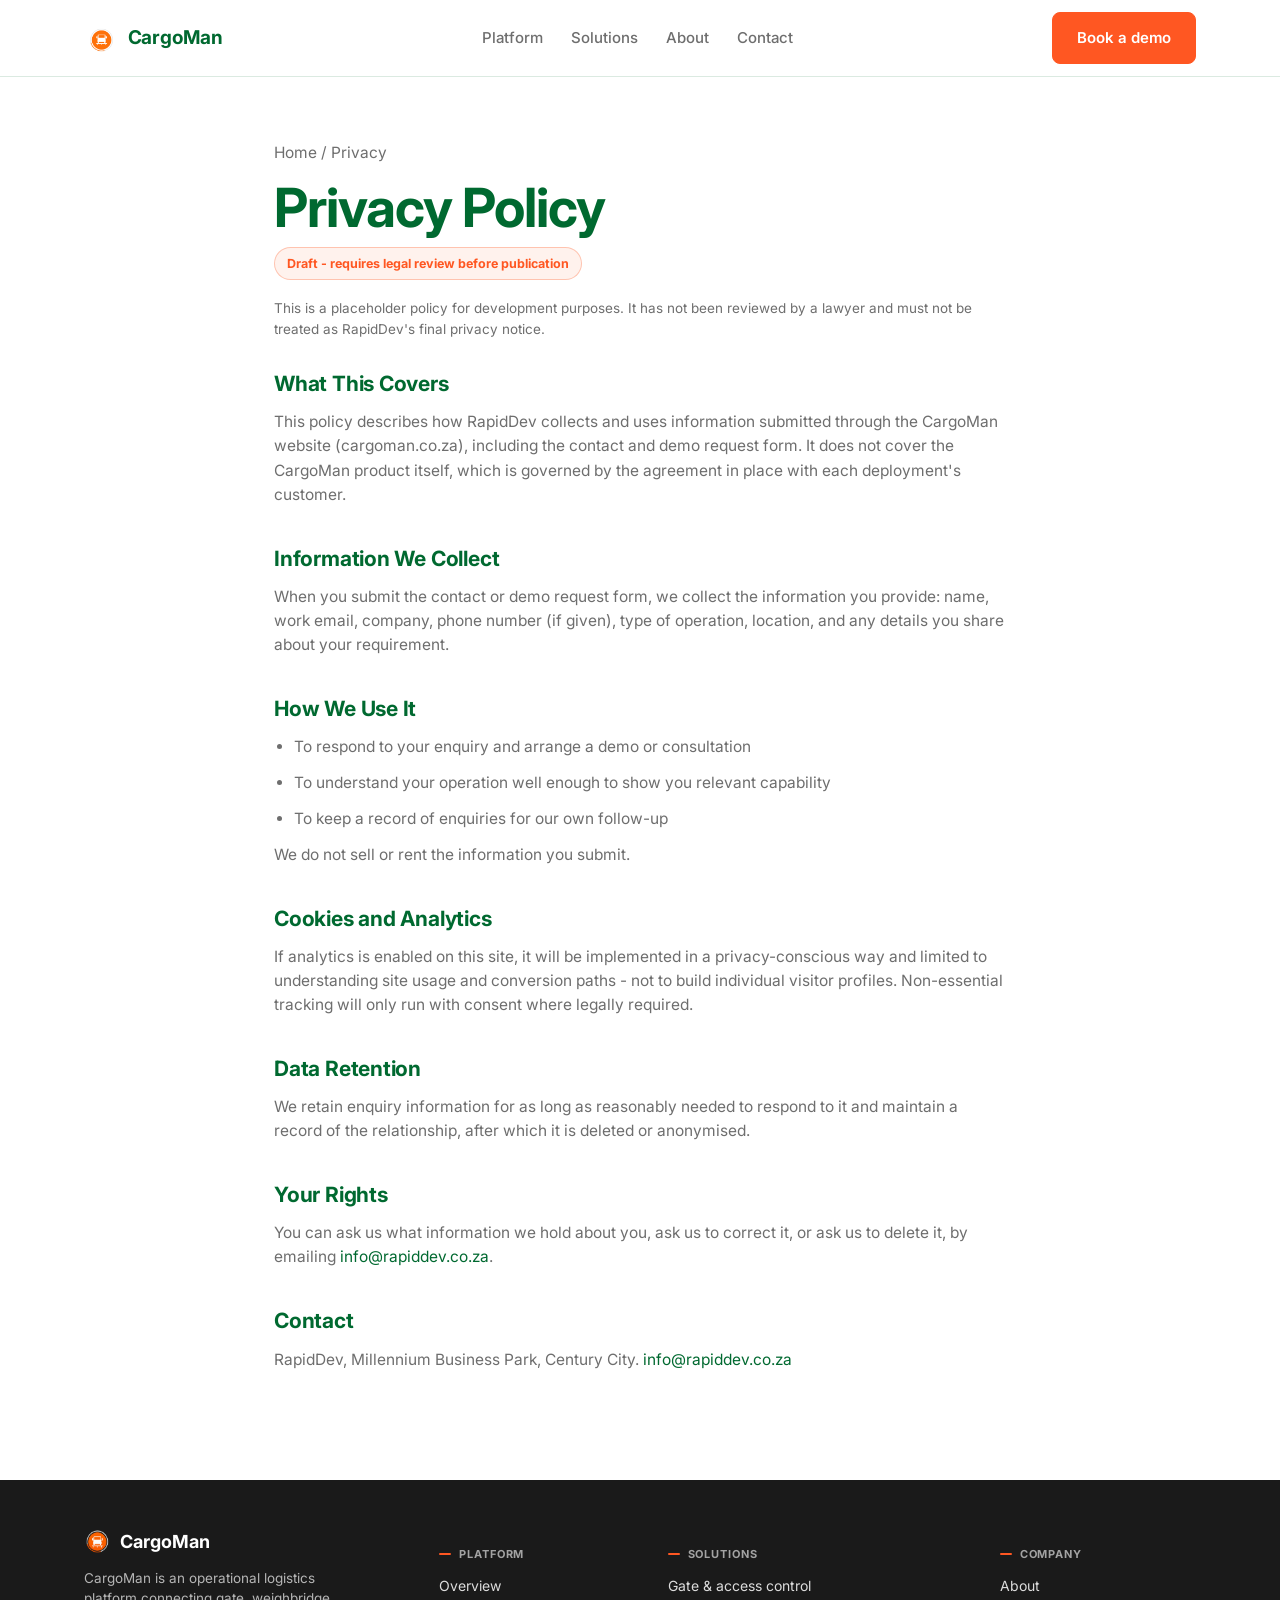
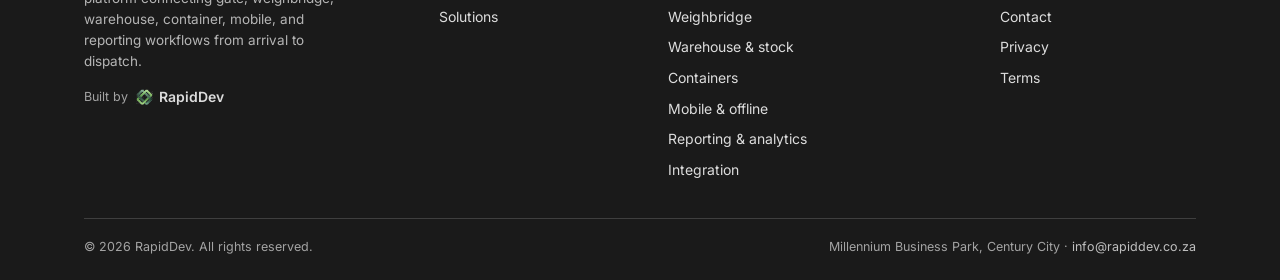
<file: privacy.html>
<!DOCTYPE html>
<html lang="en">
<head>
<meta charset="UTF-8">
<meta name="viewport" content="width=device-width, initial-scale=1.0">
<title>Privacy Policy | CargoMan</title>
<meta name="description" content="How RapidDev collects, uses, and protects information submitted through the CargoMan website.">
<link rel="canonical" href="https://www.cargoman.co.za/privacy.html">
<meta name="robots" content="noindex, follow">
<link rel="icon" href="assets/img/favicon.png" type="image/png">
<link rel="preconnect" href="https://fonts.googleapis.com">
<link rel="preconnect" href="https://fonts.gstatic.com" crossorigin>
<link href="https://fonts.googleapis.com/css2?family=Inter:wght@400;500;600;700&display=swap" rel="stylesheet">
<link rel="stylesheet" href="assets/styles.css">
</head>
<body>
<a href="#main" class="skip-link">Skip to main content</a>

<header id="site-header">
  <div class="nav-inner">
    <a href="index.html" class="logo"><img src="assets/img/cargoman-mark.png" alt="" width="30" height="30">CargoMan</a>
    <nav class="primary-nav" id="primary-nav" aria-label="Primary">
      <a href="platform.html">Platform</a>
      <a href="solutions.html">Solutions</a>
      <a href="about.html">About</a>
      <a href="contact.html">Contact</a>
    </nav>
    <div class="nav-cta">
      <a href="contact.html" class="btn btn-primary"><span class="long">Book a demo</span><span class="short" aria-hidden="true">Demo</span></a>
      <button class="nav-toggle" id="nav-toggle" aria-expanded="false" aria-controls="primary-nav" aria-label="Toggle navigation menu">
        <svg width="22" height="22" viewBox="0 0 24 24" fill="none" stroke="currentColor" stroke-width="2"><line x1="3" y1="6" x2="21" y2="6"/><line x1="3" y1="12" x2="21" y2="12"/><line x1="3" y1="18" x2="21" y2="18"/></svg>
      </button>
    </div>
  </div>
</header>

<main id="main">
  <section class="legal">
    <div class="wrap">
      <p class="breadcrumb" style="color:var(--text-soft);"><a href="index.html" style="color:var(--text-soft);">Home</a> / Privacy</p>
      <h1 style="margin-bottom:8px;">Privacy Policy</h1>
      <div class="draft-note">Draft - requires legal review before publication</div>
      <p class="updated">This is a placeholder policy for development purposes. It has not been reviewed by a lawyer and must not be treated as RapidDev's final privacy notice.</p>

      <h2>What This Covers</h2>
      <p>This policy describes how RapidDev collects and uses information submitted through the CargoMan website (cargoman.co.za), including the contact and demo request form. It does not cover the CargoMan product itself, which is governed by the agreement in place with each deployment's customer.</p>

      <h2>Information We Collect</h2>
      <p>When you submit the contact or demo request form, we collect the information you provide: name, work email, company, phone number (if given), type of operation, location, and any details you share about your requirement.</p>

      <h2>How We Use It</h2>
      <ul>
        <li>To respond to your enquiry and arrange a demo or consultation</li>
        <li>To understand your operation well enough to show you relevant capability</li>
        <li>To keep a record of enquiries for our own follow-up</li>
      </ul>
      <p>We do not sell or rent the information you submit.</p>

      <h2>Cookies and Analytics</h2>
      <p>If analytics is enabled on this site, it will be implemented in a privacy-conscious way and limited to understanding site usage and conversion paths - not to build individual visitor profiles. Non-essential tracking will only run with consent where legally required.</p>

      <h2>Data Retention</h2>
      <p>We retain enquiry information for as long as reasonably needed to respond to it and maintain a record of the relationship, after which it is deleted or anonymised.</p>

      <h2>Your Rights</h2>
      <p>You can ask us what information we hold about you, ask us to correct it, or ask us to delete it, by emailing <a href="mailto:info@rapiddev.co.za" style="color:var(--brand);">info@rapiddev.co.za</a>.</p>

      <h2>Contact</h2>
      <p>RapidDev, Millennium Business Park, Century City. <a href="mailto:info@rapiddev.co.za" style="color:var(--brand);">info@rapiddev.co.za</a></p>
    </div>
  </section>
</main>

<footer>
  <div class="wrap">
    <div class="foot-grid">
      <div>
        <div class="foot-logo"><img src="assets/img/transparentfooterlogo_cargoman.png" alt="" width="26" height="26">CargoMan</div>
        <p class="foot-p">CargoMan is an operational logistics platform connecting gate, weighbridge, warehouse, container, mobile, and reporting workflows from arrival to dispatch.</p>
        <p class="foot-by">Built by <a href="https://www.rapiddev.co.za"><img src="assets/img/rapiddev-mark.png" alt="" width="16" height="16">RapidDev</a></p>
      </div>
      <div>
        <h5>PLATFORM</h5>
        <a href="platform.html">Overview</a>
        <a href="solutions.html">Solutions</a>
      </div>
      <div>
        <h5>SOLUTIONS</h5>
        <a href="solutions.html#gate">Gate &amp; access control</a>
        <a href="solutions.html#weighbridge">Weighbridge</a>
        <a href="solutions.html#warehouse">Warehouse &amp; stock</a>
        <a href="solutions.html#containers">Containers</a>
        <a href="solutions.html#mobile">Mobile &amp; offline</a>
        <a href="solutions.html#reporting">Reporting &amp; analytics</a>
        <a href="solutions.html#integration">Integration</a>
      </div>
      <div>
        <h5>COMPANY</h5>
        <a href="about.html">About</a>
        <a href="contact.html">Contact</a>
        <a href="privacy.html">Privacy</a>
        <a href="terms.html">Terms</a>
      </div>
    </div>
    <div class="foot-bottom">
      <span>© <span id="year"></span> RapidDev. All rights reserved.</span>
      <span>Millennium Business Park, Century City · <a href="mailto:info@rapiddev.co.za">info@rapiddev.co.za</a></span>
    </div>
  </div>
</footer>

<script src="assets/main.js"></script>
</body>
</html>
</file>
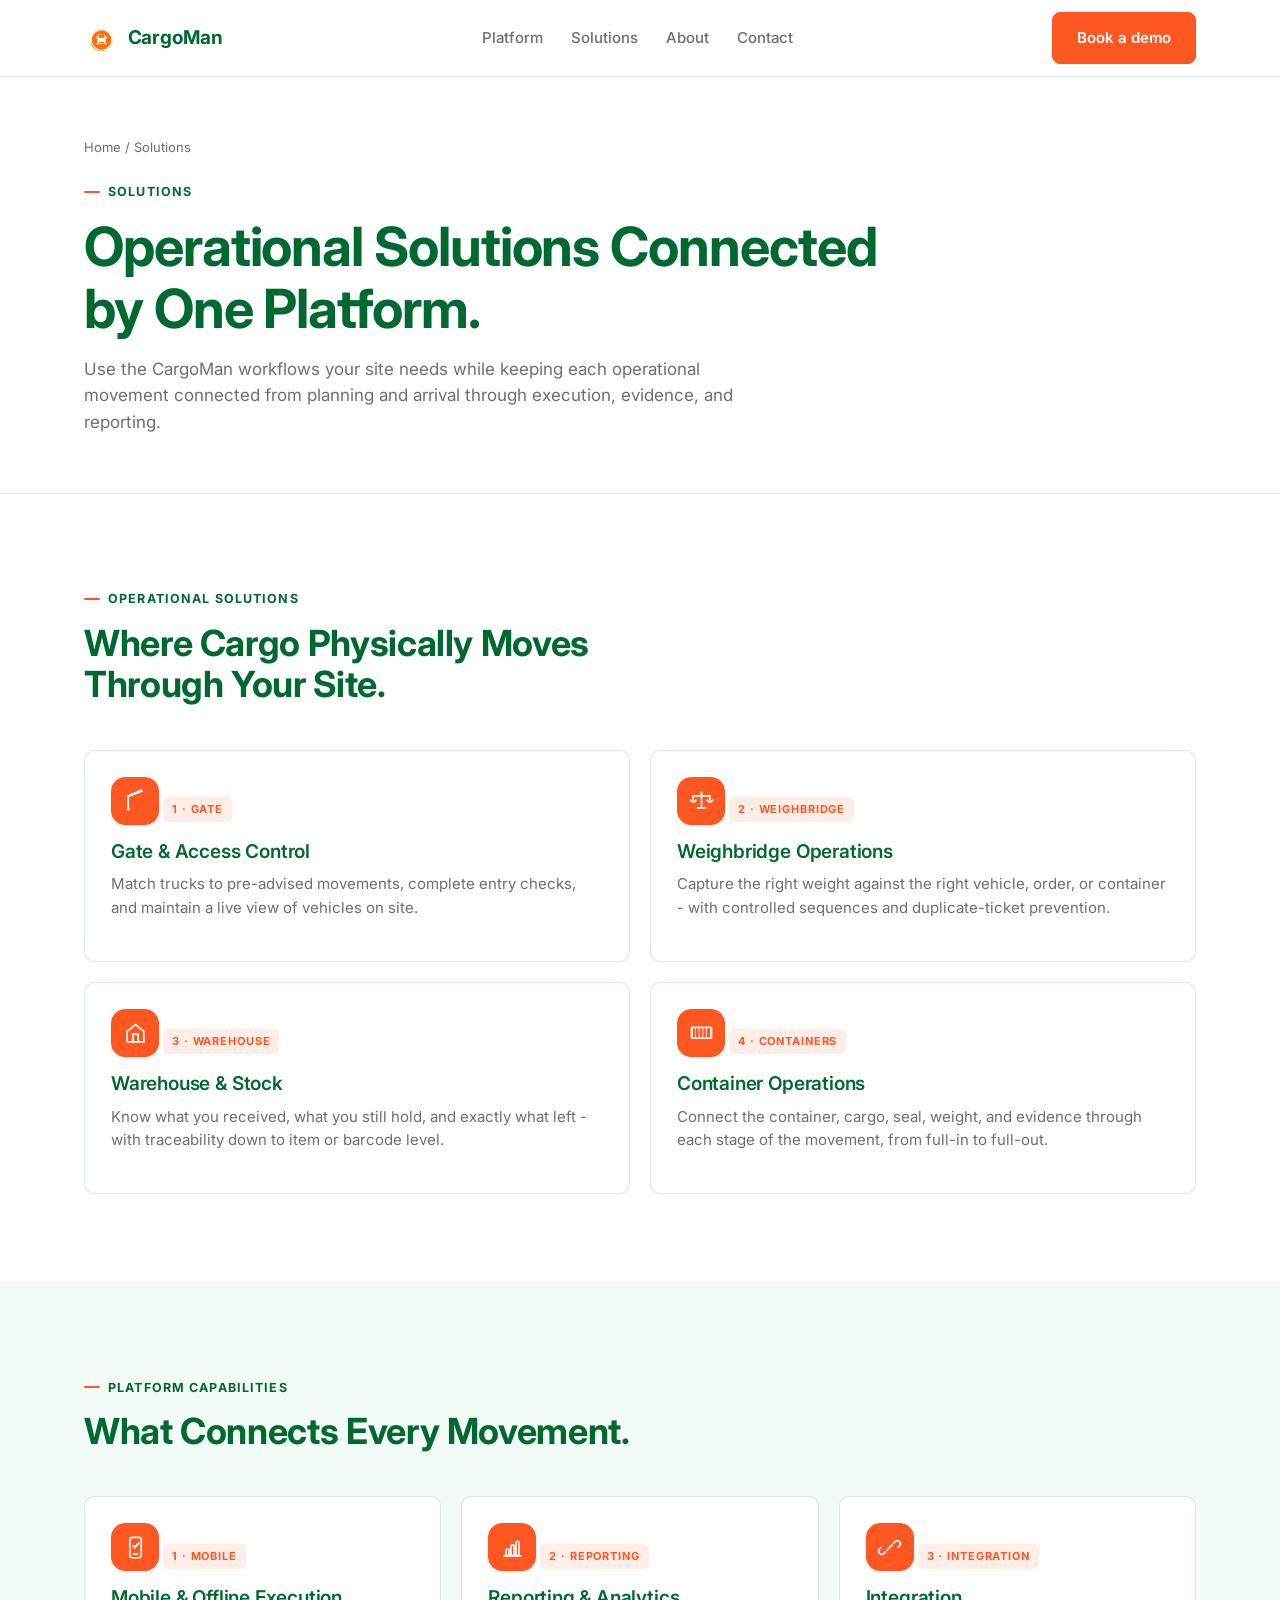
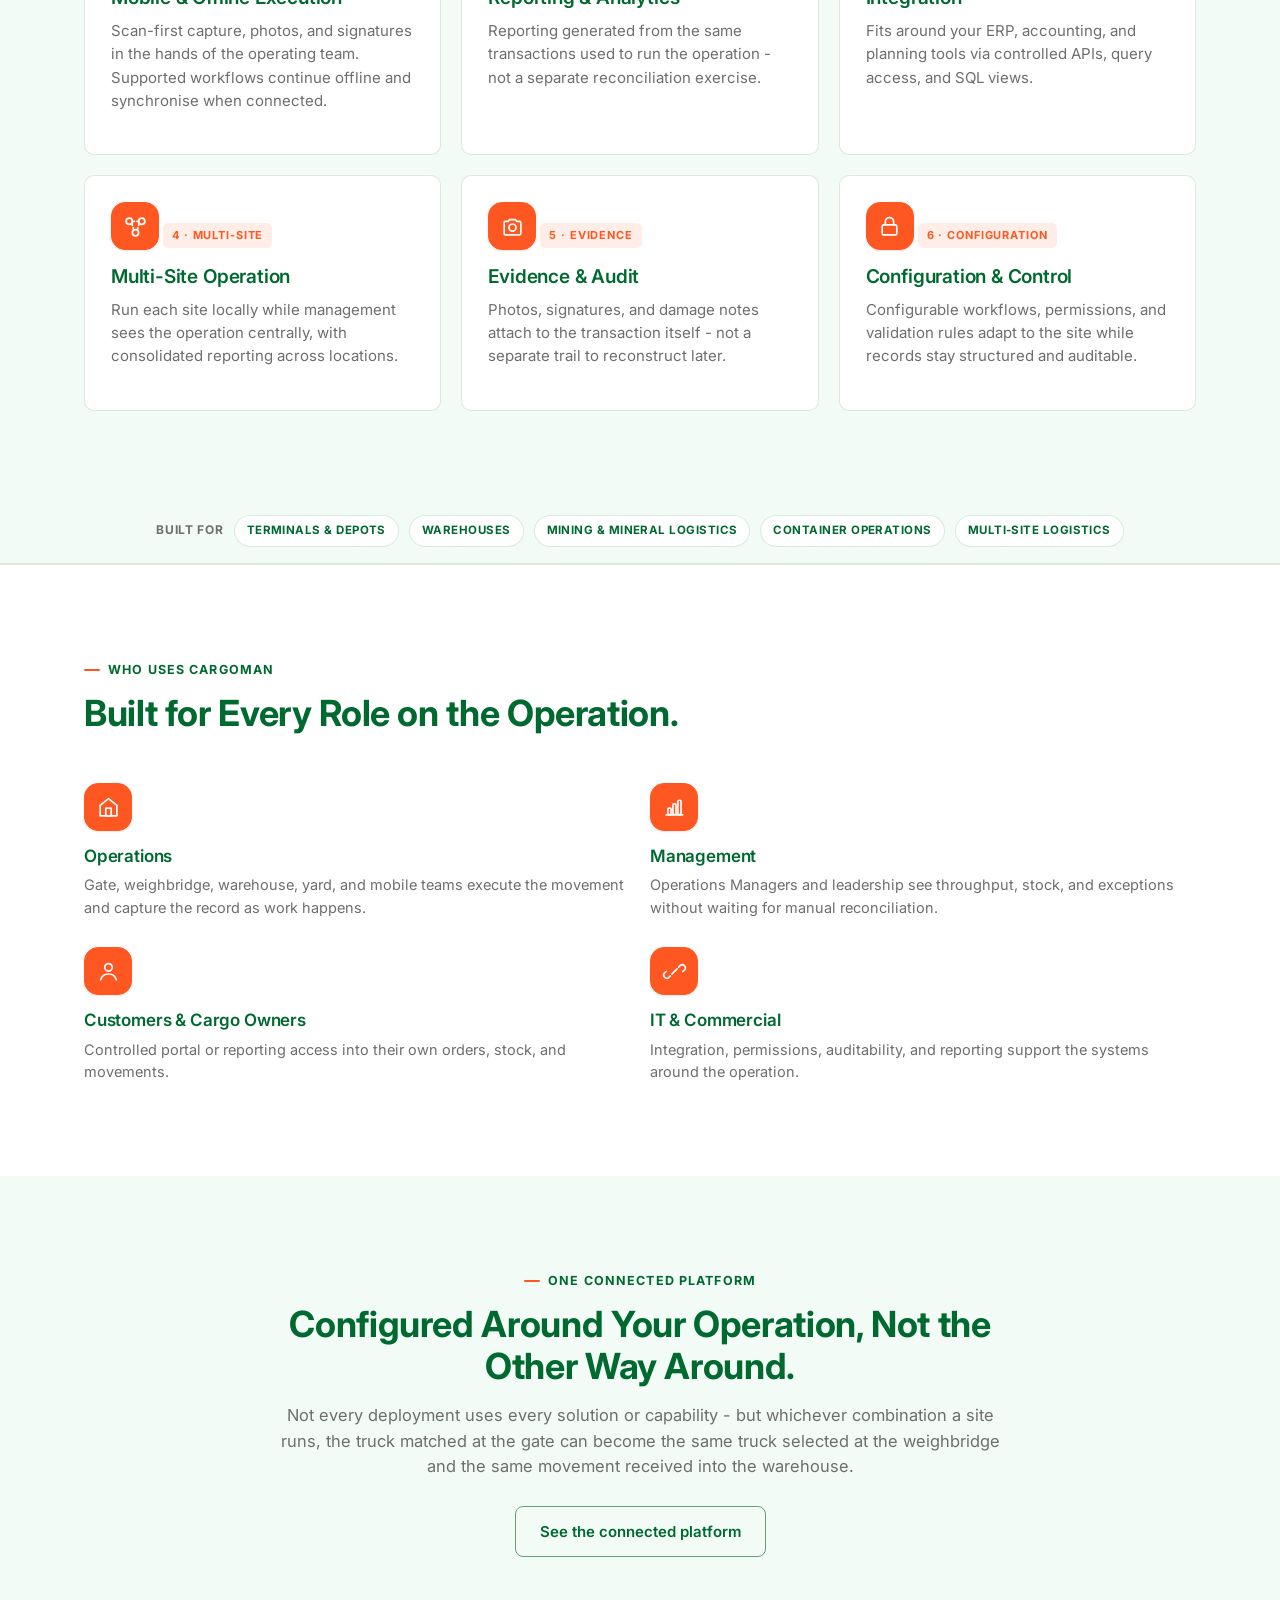
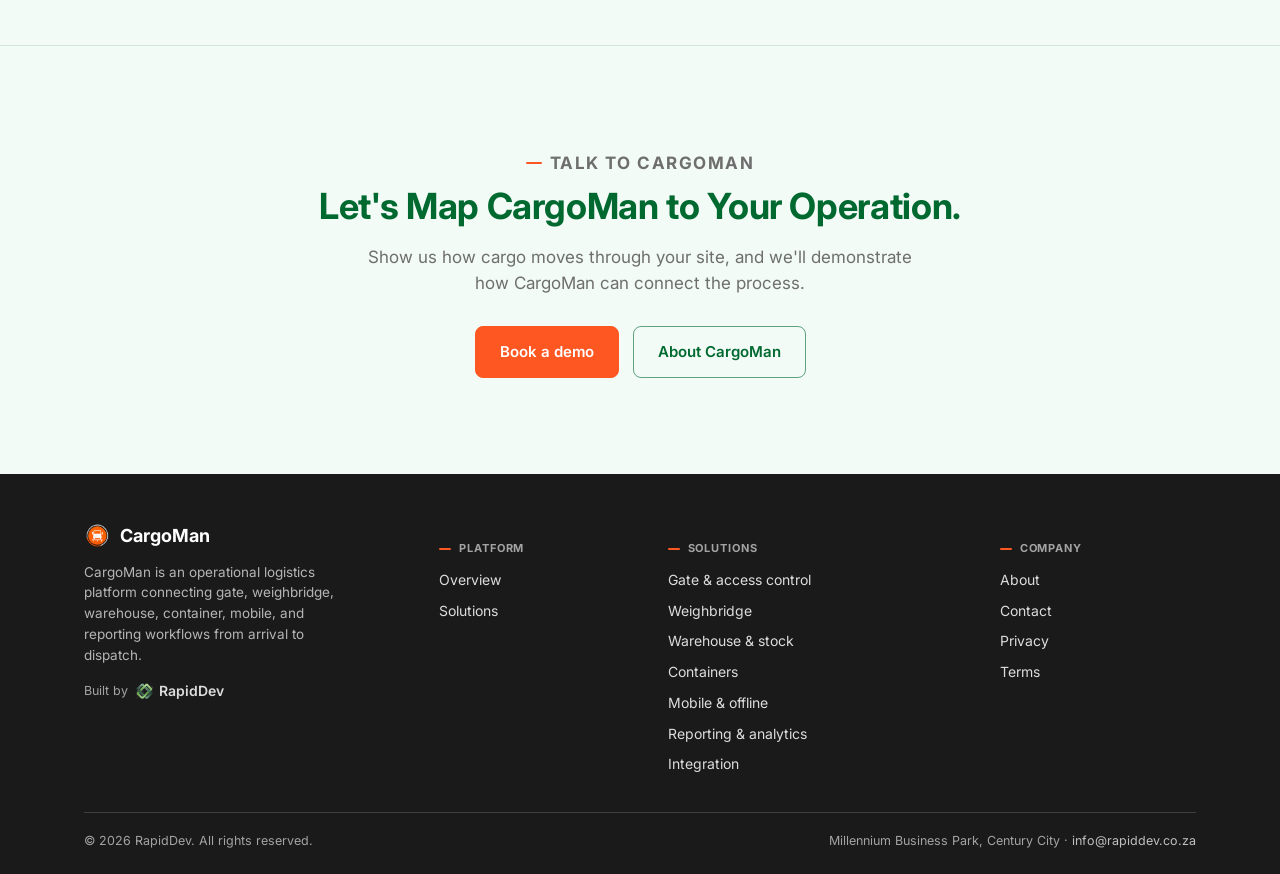
<file: solutions.html>
<!DOCTYPE html>
<html lang="en">
<head>
<meta charset="UTF-8">
<meta name="viewport" content="width=device-width, initial-scale=1.0">
<title>Solutions | CargoMan</title>
<meta name="description" content="CargoMan connects gate, weighbridge, warehouse and container operations with mobile execution, reporting, integration and multi-site capabilities in one operational platform.">
<link rel="canonical" href="https://www.cargoman.co.za/solutions.html">
<meta property="og:type" content="website">
<meta property="og:title" content="Solutions | CargoMan">
<meta property="og:description" content="Gate, weighbridge, warehouse and container operations connected with mobile execution, reporting, integration and multi-site capabilities in one platform.">
<link rel="icon" href="assets/img/favicon.png" type="image/png">
<link rel="preconnect" href="https://fonts.googleapis.com">
<link rel="preconnect" href="https://fonts.gstatic.com" crossorigin>
<link href="https://fonts.googleapis.com/css2?family=Inter:wght@400;500;600;700&display=swap" rel="stylesheet">
<link rel="stylesheet" href="assets/styles.css">
</head>
<body>
<a href="#main" class="skip-link">Skip to main content</a>

<svg class="icon-defs" aria-hidden="true"><defs>
  <symbol id="icon-gate" viewBox="0 0 24 24" fill="none" stroke="currentColor" stroke-width="1.7" stroke-linecap="round" stroke-linejoin="round">
    <line x1="5" y1="20" x2="5" y2="7.6"/>
    <circle cx="5" cy="20.3" r="1.3" fill="currentColor" stroke="none"/>
    <g transform="rotate(-22 5 7.8)"><rect x="5" y="6.5" width="15" height="2.5" rx="1.25" fill="currentColor" stroke="none"/></g>
  </symbol>
  <symbol id="icon-scale" viewBox="0 0 24 24" fill="none" stroke="currentColor" stroke-width="1.6" stroke-linecap="round" stroke-linejoin="round">
    <circle cx="12" cy="4.3" r="1.1" fill="currentColor" stroke="none"/>
    <line x1="12" y1="5.4" x2="12" y2="19"/>
    <line x1="4" y1="7.5" x2="20" y2="7.5"/>
    <line x1="8" y1="19" x2="16" y2="19"/>
    <path d="M4 7.5v4.2"/><path d="M20 7.5v4.2"/>
    <path d="M1.3 11.7a3 3 0 005.4 0"/>
    <path d="M17.3 11.7a3 3 0 005.4 0"/>
  </symbol>
  <symbol id="icon-warehouse" viewBox="0 0 24 24" fill="none" stroke="currentColor" stroke-width="1.6" stroke-linecap="round" stroke-linejoin="round">
    <path d="M4 11 12 4.5 20 11"/>
    <path d="M4 11v10h16V11"/>
    <rect x="9.4" y="13.6" width="5.2" height="7.4" rx="0.5"/>
  </symbol>
  <symbol id="icon-container" viewBox="0 0 24 24" fill="none" stroke="currentColor" stroke-width="1.6" stroke-linecap="round" stroke-linejoin="round">
    <rect x="2.5" y="7" width="19" height="10.5" rx="0.8"/>
    <g stroke-width="1.1" opacity="0.75">
      <line x1="6.2" y1="7.6" x2="6.2" y2="16.9"/><line x1="9.7" y1="7.6" x2="9.7" y2="16.9"/>
      <line x1="13.2" y1="7.6" x2="13.2" y2="16.9"/><line x1="16.7" y1="7.6" x2="16.7" y2="16.9"/>
    </g>
    <rect x="1.8" y="6.6" width="1.7" height="11.3" rx="0.5" fill="currentColor" stroke="none"/>
    <rect x="20.5" y="6.6" width="1.7" height="11.3" rx="0.5" fill="currentColor" stroke="none"/>
  </symbol>
  <symbol id="icon-mobile" viewBox="0 0 24 24" fill="none" stroke="currentColor" stroke-width="1.6" stroke-linecap="round" stroke-linejoin="round">
    <rect x="6.5" y="2.2" width="11" height="19.6" rx="2.4"/>
    <path d="M9.5 10.3l1.8 1.9L14.8 8" stroke-width="1.8"/>
    <line x1="10" y1="18.4" x2="14" y2="18.4"/>
  </symbol>
  <symbol id="icon-chart" viewBox="0 0 24 24" fill="none" stroke="currentColor" stroke-width="1.6" stroke-linecap="round" stroke-linejoin="round">
    <path d="M4 20h16"/>
    <rect x="5.7" y="13.5" width="3" height="6.3" rx="1"/>
    <rect x="10.5" y="9.5" width="3" height="10.3" rx="1"/>
    <rect x="15.3" y="6" width="3" height="13.8" rx="1"/>
  </symbol>
  <symbol id="icon-link" viewBox="0 0 24 24" fill="none" stroke="currentColor" stroke-width="1.6" stroke-linecap="round" stroke-linejoin="round">
    <path d="M9.5 14.5l5-5"/>
    <path d="M8 16.2l-1.6 1.6a3 3 0 01-4.2-4.2L4 12"/>
    <path d="M16 7.8l1.6-1.6a3 3 0 014.2 4.2L20 12"/>
  </symbol>
  <symbol id="icon-sites" viewBox="0 0 24 24" fill="none" stroke="currentColor" stroke-width="1.6" stroke-linecap="round" stroke-linejoin="round">
    <circle cx="6" cy="7" r="3"/>
    <circle cx="18" cy="7" r="3"/>
    <circle cx="12" cy="18" r="3"/>
    <path d="M8.4 8.8L10.3 15.3M15.6 8.8L13.7 15.3M9 7h6" stroke-dasharray="2 2.4"/>
  </symbol>
  <symbol id="icon-camera" viewBox="0 0 24 24" fill="none" stroke="currentColor" stroke-width="1.6" stroke-linecap="round" stroke-linejoin="round">
    <path d="M4 8.2A1.2 1.2 0 015.2 7H8l1.1-1.6h5.8L16 7h2.8A1.2 1.2 0 0120 8.2v10.6A1.2 1.2 0 0118.8 20H5.2A1.2 1.2 0 014 18.8z"/>
    <circle cx="12" cy="13" r="3.4"/>
  </symbol>
  <symbol id="icon-lock" viewBox="0 0 24 24" fill="none" stroke="currentColor" stroke-width="1.6" stroke-linecap="round" stroke-linejoin="round">
    <rect x="5" y="10.5" width="14" height="9.5" rx="1.6"/>
    <path d="M8 10.5V7.5a4 4 0 018 0v3"/>
  </symbol>
  <symbol id="icon-user" viewBox="0 0 24 24" fill="none" stroke="currentColor" stroke-width="1.6" stroke-linecap="round" stroke-linejoin="round">
    <circle cx="12" cy="8" r="3.6"/>
    <path d="M4.5 20c1-3.6 4-5.6 7.5-5.6s6.5 2 7.5 5.6"/>
  </symbol>
</defs></svg>

<header id="site-header">
  <div class="nav-inner">
    <a href="index.html" class="logo"><img src="assets/img/cargoman-mark.png" alt="" width="30" height="30">CargoMan</a>
    <nav class="primary-nav" id="primary-nav" aria-label="Primary">
      <a href="platform.html">Platform</a>
      <a href="solutions.html" aria-current="page">Solutions</a>
      <a href="about.html">About</a>
      <a href="contact.html">Contact</a>
    </nav>
    <div class="nav-cta">
      <a href="contact.html" class="btn btn-primary"><span class="long">Book a demo</span><span class="short" aria-hidden="true">Demo</span></a>
      <button class="nav-toggle" id="nav-toggle" aria-expanded="false" aria-controls="primary-nav" aria-label="Toggle navigation menu">
        <svg width="22" height="22" viewBox="0 0 24 24" fill="none" stroke="currentColor" stroke-width="2"><line x1="3" y1="6" x2="21" y2="6"/><line x1="3" y1="12" x2="21" y2="12"/><line x1="3" y1="18" x2="21" y2="18"/></svg>
      </button>
    </div>
  </div>
</header>

<main id="main">

  <section class="page-hero">
    <div class="wrap">
      <p class="breadcrumb"><a href="index.html">Home</a> / Solutions</p>
      <p class="eyebrow">Solutions</p>
      <h1>Operational Solutions Connected by One Platform.</h1>
      <p class="lede">Use the CargoMan workflows your site needs while keeping each operational movement connected from planning and arrival through execution, evidence, and reporting.</p>
    </div>
  </section>

  <section class="section">
    <div class="wrap">
      <div class="section-head">
        <p class="eyebrow">Operational solutions</p>
        <h2>Where Cargo Physically Moves Through Your Site.</h2>
      </div>
      <div class="cards cards-2col">
        <div class="card" id="gate">
          <div class="card-icon"><svg viewBox="0 0 24 24"><use href="#icon-gate"/></svg></div>
          <span class="tag">1 · GATE</span>
          <h3>Gate &amp; Access Control</h3>
          <p>Match trucks to pre-advised movements, complete entry checks, and maintain a live view of vehicles on site.</p>
        </div>
        <div class="card" id="weighbridge">
          <div class="card-icon"><svg viewBox="0 0 24 24"><use href="#icon-scale"/></svg></div>
          <span class="tag">2 · WEIGHBRIDGE</span>
          <h3>Weighbridge Operations</h3>
          <p>Capture the right weight against the right vehicle, order, or container - with controlled sequences and duplicate-ticket prevention.</p>
        </div>
        <div class="card" id="warehouse">
          <div class="card-icon"><svg viewBox="0 0 24 24"><use href="#icon-warehouse"/></svg></div>
          <span class="tag">3 · WAREHOUSE</span>
          <h3>Warehouse &amp; Stock</h3>
          <p>Know what you received, what you still hold, and exactly what left - with traceability down to item or barcode level.</p>
        </div>
        <div class="card" id="containers">
          <div class="card-icon"><svg viewBox="0 0 24 24"><use href="#icon-container"/></svg></div>
          <span class="tag">4 · CONTAINERS</span>
          <h3>Container Operations</h3>
          <p>Connect the container, cargo, seal, weight, and evidence through each stage of the movement, from full-in to full-out.</p>
        </div>
      </div>
    </div>
  </section>

  <!-- PLATFORM CAPABILITIES -->
  <section class="section section-tint">
    <div class="wrap">
      <div class="section-head">
        <p class="eyebrow">Platform capabilities</p>
        <h2>What Connects Every Movement.</h2>
      </div>
      <div class="cards">
        <div class="card" id="mobile">
          <div class="card-icon"><svg viewBox="0 0 24 24"><use href="#icon-mobile"/></svg></div>
          <span class="tag">1 · MOBILE</span>
          <h3>Mobile &amp; Offline Execution</h3>
          <p>Scan-first capture, photos, and signatures in the hands of the operating team. Supported workflows continue offline and synchronise when connected.</p>
        </div>
        <div class="card" id="reporting">
          <div class="card-icon"><svg viewBox="0 0 24 24"><use href="#icon-chart"/></svg></div>
          <span class="tag">2 · REPORTING</span>
          <h3>Reporting &amp; Analytics</h3>
          <p>Reporting generated from the same transactions used to run the operation - not a separate reconciliation exercise.</p>
        </div>
        <div class="card" id="integration">
          <div class="card-icon"><svg viewBox="0 0 24 24"><use href="#icon-link"/></svg></div>
          <span class="tag">3 · INTEGRATION</span>
          <h3>Integration</h3>
          <p>Fits around your ERP, accounting, and planning tools via controlled APIs, query access, and SQL views.</p>
        </div>
        <div class="card" id="multi-site">
          <div class="card-icon"><svg viewBox="0 0 24 24"><use href="#icon-sites"/></svg></div>
          <span class="tag">4 · MULTI-SITE</span>
          <h3>Multi-Site Operation</h3>
          <p>Run each site locally while management sees the operation centrally, with consolidated reporting across locations.</p>
        </div>
        <div class="card" id="evidence">
          <div class="card-icon"><svg viewBox="0 0 24 24"><use href="#icon-camera"/></svg></div>
          <span class="tag">5 · EVIDENCE</span>
          <h3>Evidence &amp; Audit</h3>
          <p>Photos, signatures, and damage notes attach to the transaction itself - not a separate trail to reconstruct later.</p>
        </div>
        <div class="card" id="configuration">
          <div class="card-icon"><svg viewBox="0 0 24 24"><use href="#icon-lock"/></svg></div>
          <span class="tag">6 · CONFIGURATION</span>
          <h3>Configuration &amp; Control</h3>
          <p>Configurable workflows, permissions, and validation rules adapt to the site while records stay structured and auditable.</p>
        </div>
      </div>
    </div>
  </section>

  <!-- INDUSTRIES -->
  <div class="strip">
    <div class="wrap strip-row">
      <span class="strip-label">Built for</span>
      <span class="strip-pill">Terminals &amp; Depots</span>
      <span class="strip-pill">Warehouses</span>
      <span class="strip-pill">Mining &amp; Mineral Logistics</span>
      <span class="strip-pill">Container Operations</span>
      <span class="strip-pill">Multi-Site Logistics</span>
    </div>
  </div>

  <!-- WHO USES CARGOMAN -->
  <section class="section" style="border-top:1px solid var(--border);">
    <div class="wrap">
      <div class="section-head">
        <p class="eyebrow">Who uses CargoMan</p>
        <h2>Built for Every Role on the Operation.</h2>
      </div>
      <div class="value-grid grid-2col">
        <div class="value-card"><div class="card-icon"><svg viewBox="0 0 24 24"><use href="#icon-warehouse"/></svg></div><h4>Operations</h4><p>Gate, weighbridge, warehouse, yard, and mobile teams execute the movement and capture the record as work happens.</p></div>
        <div class="value-card"><div class="card-icon"><svg viewBox="0 0 24 24"><use href="#icon-chart"/></svg></div><h4>Management</h4><p>Operations Managers and leadership see throughput, stock, and exceptions without waiting for manual reconciliation.</p></div>
        <div class="value-card"><div class="card-icon"><svg viewBox="0 0 24 24"><use href="#icon-user"/></svg></div><h4>Customers &amp; Cargo Owners</h4><p>Controlled portal or reporting access into their own orders, stock, and movements.</p></div>
        <div class="value-card"><div class="card-icon"><svg viewBox="0 0 24 24"><use href="#icon-link"/></svg></div><h4>IT &amp; Commercial</h4><p>Integration, permissions, auditability, and reporting support the systems around the operation.</p></div>
      </div>
    </div>
  </section>

  <!-- CONFIGURED AROUND THE OPERATION -->
  <section class="section section-tint">
    <div class="wrap" style="max-width:780px;text-align:center;">
      <p class="eyebrow" style="justify-content:center;">One connected platform</p>
      <h2>Configured Around Your Operation, Not the Other Way Around.</h2>
      <p style="margin-top:16px;color:var(--text-soft);font-size:16.5px;">Not every deployment uses every solution or capability - but whichever combination a site runs, the truck matched at the gate can become the same truck selected at the weighbridge and the same movement received into the warehouse.</p>
      <p style="margin-top:26px;"><a href="platform.html" class="btn btn-ghost on-light">See the connected platform</a></p>
    </div>
  </section>

  <!-- FINAL CTA -->
  <section class="final-cta">
    <div class="wrap">
      <p class="eyebrow" style="justify-content:center;">Talk to CargoMan</p>
      <h2>Let's Map CargoMan to Your Operation.</h2>
      <p>Show us how cargo moves through your site, and we'll demonstrate how CargoMan can connect the process.</p>
      <div class="hero-actions">
        <a href="contact.html" class="btn btn-primary">Book a demo</a>
        <a href="about.html" class="btn btn-ghost on-light">About CargoMan</a>
      </div>
    </div>
  </section>

</main>

<footer>
  <div class="wrap">
    <div class="foot-grid">
      <div>
        <div class="foot-logo"><img src="assets/img/transparentfooterlogo_cargoman.png" alt="" width="26" height="26">CargoMan</div>
        <p class="foot-p">CargoMan is an operational logistics platform connecting gate, weighbridge, warehouse, container, mobile, and reporting workflows from arrival to dispatch.</p>
        <p class="foot-by">Built by <a href="https://www.rapiddev.co.za"><img src="assets/img/rapiddev-mark.png" alt="" width="16" height="16">RapidDev</a></p>
      </div>
      <div>
        <h5>PLATFORM</h5>
        <a href="platform.html">Overview</a>
        <a href="solutions.html">Solutions</a>
      </div>
      <div>
        <h5>SOLUTIONS</h5>
        <a href="solutions.html#gate">Gate &amp; access control</a>
        <a href="solutions.html#weighbridge">Weighbridge</a>
        <a href="solutions.html#warehouse">Warehouse &amp; stock</a>
        <a href="solutions.html#containers">Containers</a>
        <a href="solutions.html#mobile">Mobile &amp; offline</a>
        <a href="solutions.html#reporting">Reporting &amp; analytics</a>
        <a href="solutions.html#integration">Integration</a>
      </div>
      <div>
        <h5>COMPANY</h5>
        <a href="about.html">About</a>
        <a href="contact.html">Contact</a>
        <a href="privacy.html">Privacy</a>
        <a href="terms.html">Terms</a>
      </div>
    </div>
    <div class="foot-bottom">
      <span>© <span id="year"></span> RapidDev. All rights reserved.</span>
      <span>Millennium Business Park, Century City · <a href="mailto:info@rapiddev.co.za">info@rapiddev.co.za</a></span>
    </div>
  </div>
</footer>

<script src="assets/main.js"></script>
</body>
</html>
</file>
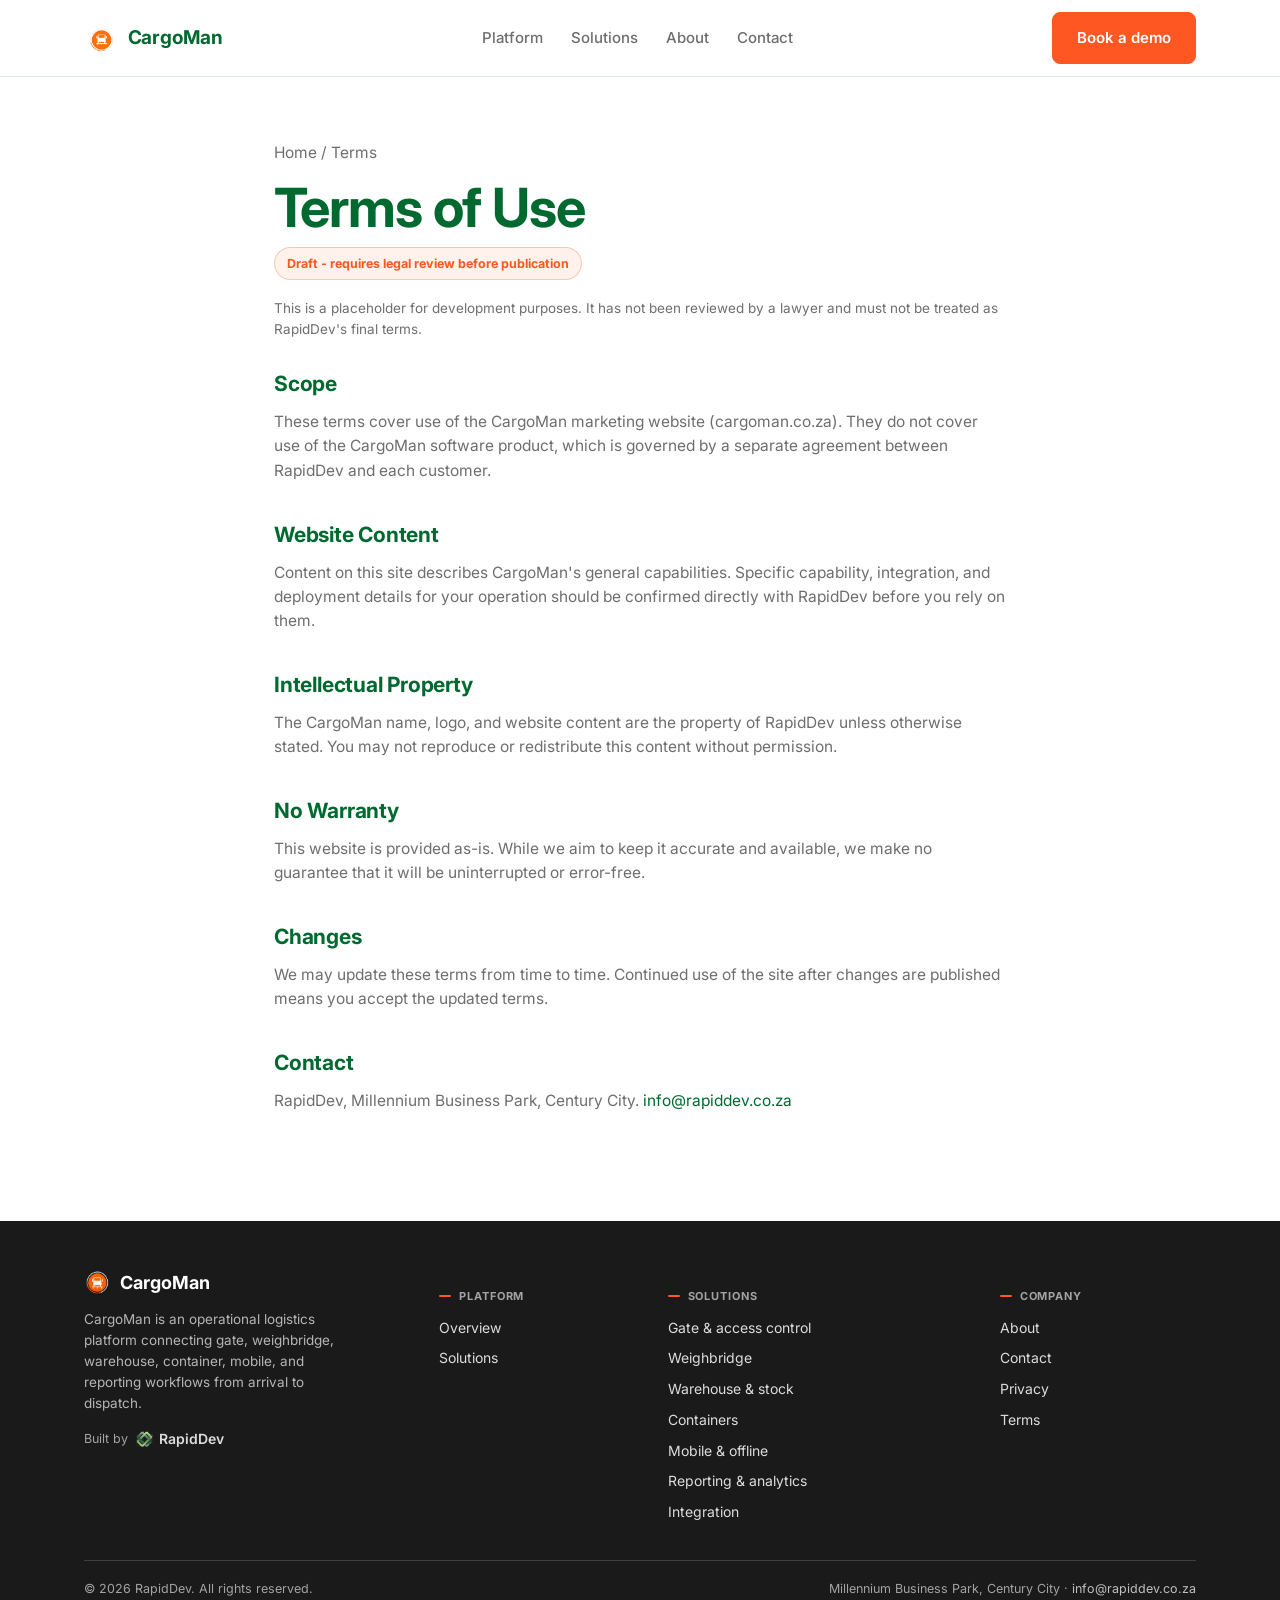
<file: terms.html>
<!DOCTYPE html>
<html lang="en">
<head>
<meta charset="UTF-8">
<meta name="viewport" content="width=device-width, initial-scale=1.0">
<title>Terms of Use | CargoMan</title>
<meta name="description" content="Terms of use for the CargoMan website, operated by RapidDev.">
<link rel="canonical" href="https://www.cargoman.co.za/terms.html">
<meta name="robots" content="noindex, follow">
<link rel="icon" href="assets/img/favicon.png" type="image/png">
<link rel="preconnect" href="https://fonts.googleapis.com">
<link rel="preconnect" href="https://fonts.gstatic.com" crossorigin>
<link href="https://fonts.googleapis.com/css2?family=Inter:wght@400;500;600;700&display=swap" rel="stylesheet">
<link rel="stylesheet" href="assets/styles.css">
</head>
<body>
<a href="#main" class="skip-link">Skip to main content</a>

<header id="site-header">
  <div class="nav-inner">
    <a href="index.html" class="logo"><img src="assets/img/cargoman-mark.png" alt="" width="30" height="30">CargoMan</a>
    <nav class="primary-nav" id="primary-nav" aria-label="Primary">
      <a href="platform.html">Platform</a>
      <a href="solutions.html">Solutions</a>
      <a href="about.html">About</a>
      <a href="contact.html">Contact</a>
    </nav>
    <div class="nav-cta">
      <a href="contact.html" class="btn btn-primary"><span class="long">Book a demo</span><span class="short" aria-hidden="true">Demo</span></a>
      <button class="nav-toggle" id="nav-toggle" aria-expanded="false" aria-controls="primary-nav" aria-label="Toggle navigation menu">
        <svg width="22" height="22" viewBox="0 0 24 24" fill="none" stroke="currentColor" stroke-width="2"><line x1="3" y1="6" x2="21" y2="6"/><line x1="3" y1="12" x2="21" y2="12"/><line x1="3" y1="18" x2="21" y2="18"/></svg>
      </button>
    </div>
  </div>
</header>

<main id="main">
  <section class="legal">
    <div class="wrap">
      <p class="breadcrumb" style="color:var(--text-soft);"><a href="index.html" style="color:var(--text-soft);">Home</a> / Terms</p>
      <h1 style="margin-bottom:8px;">Terms of Use</h1>
      <div class="draft-note">Draft - requires legal review before publication</div>
      <p class="updated">This is a placeholder for development purposes. It has not been reviewed by a lawyer and must not be treated as RapidDev's final terms.</p>

      <h2>Scope</h2>
      <p>These terms cover use of the CargoMan marketing website (cargoman.co.za). They do not cover use of the CargoMan software product, which is governed by a separate agreement between RapidDev and each customer.</p>

      <h2>Website Content</h2>
      <p>Content on this site describes CargoMan's general capabilities. Specific capability, integration, and deployment details for your operation should be confirmed directly with RapidDev before you rely on them.</p>

      <h2>Intellectual Property</h2>
      <p>The CargoMan name, logo, and website content are the property of RapidDev unless otherwise stated. You may not reproduce or redistribute this content without permission.</p>

      <h2>No Warranty</h2>
      <p>This website is provided as-is. While we aim to keep it accurate and available, we make no guarantee that it will be uninterrupted or error-free.</p>

      <h2>Changes</h2>
      <p>We may update these terms from time to time. Continued use of the site after changes are published means you accept the updated terms.</p>

      <h2>Contact</h2>
      <p>RapidDev, Millennium Business Park, Century City. <a href="mailto:info@rapiddev.co.za" style="color:var(--brand);">info@rapiddev.co.za</a></p>
    </div>
  </section>
</main>

<footer>
  <div class="wrap">
    <div class="foot-grid">
      <div>
        <div class="foot-logo"><img src="assets/img/transparentfooterlogo_cargoman.png" alt="" width="26" height="26">CargoMan</div>
        <p class="foot-p">CargoMan is an operational logistics platform connecting gate, weighbridge, warehouse, container, mobile, and reporting workflows from arrival to dispatch.</p>
        <p class="foot-by">Built by <a href="https://www.rapiddev.co.za"><img src="assets/img/rapiddev-mark.png" alt="" width="16" height="16">RapidDev</a></p>
      </div>
      <div>
        <h5>PLATFORM</h5>
        <a href="platform.html">Overview</a>
        <a href="solutions.html">Solutions</a>
      </div>
      <div>
        <h5>SOLUTIONS</h5>
        <a href="solutions.html#gate">Gate &amp; access control</a>
        <a href="solutions.html#weighbridge">Weighbridge</a>
        <a href="solutions.html#warehouse">Warehouse &amp; stock</a>
        <a href="solutions.html#containers">Containers</a>
        <a href="solutions.html#mobile">Mobile &amp; offline</a>
        <a href="solutions.html#reporting">Reporting &amp; analytics</a>
        <a href="solutions.html#integration">Integration</a>
      </div>
      <div>
        <h5>COMPANY</h5>
        <a href="about.html">About</a>
        <a href="contact.html">Contact</a>
        <a href="privacy.html">Privacy</a>
        <a href="terms.html">Terms</a>
      </div>
    </div>
    <div class="foot-bottom">
      <span>© <span id="year"></span> RapidDev. All rights reserved.</span>
      <span>Millennium Business Park, Century City · <a href="mailto:info@rapiddev.co.za">info@rapiddev.co.za</a></span>
    </div>
  </div>
</footer>

<script src="assets/main.js"></script>
</body>
</html>
</file>
<file: assets/styles.css>
/* ============================================================
   CargoMan / RapidDev — design tokens & base
   ============================================================ */
*, *::before, *::after { box-sizing: border-box; }
html, body, h1, h2, h3, h4, p, ul, ol, figure { margin: 0; padding: 0; }
html { scroll-behavior: smooth; }

:root{
  /* colour — brand palette: Primary Green, Primary Orange, Accent Blue,
     on a predominantly white background. The literal Primary Green only
     reaches ~2.9:1 contrast on white — short even of the 3:1 large-text
     minimum — so a derived deeper shade (--green-deep) carries every
     readable use (headings, nav, body copy, borders, the footer). The
     literal Primary Green is kept for fills it's paired with white on top
     of (icon badges) rather than for text. Accent Blue is reserved for
     decorative touches (dots, thin tints) rather than text or icon fills,
     since at this brightness it doesn't reach reliable text contrast
     against either white or dark backgrounds. */
  --green:      #00B050;  /* Primary Green — fills only, not text */
  --orange:     #FF5722;  /* Primary Orange */
  --blue:       #00BDFF;  /* Accent Blue */
  --white:      #ffffff;
  --green-deep: #006930;  /* derived — headings, nav, and other UI accents
                              (NOT body copy — see --text below) */
  --footer-bg:  #1A1A1A;  /* near-black, per reference — white text carries the
                              footer, with the brand orange kept as the one
                              small accent (see footer h5::before) */

  --dark:   var(--green-deep);  /* headings, nav, borders, large UI */
  --ink:    var(--green-deep);  /* footer / skip-link background, prominent labels */
  --light:  var(--blue);        /* accents only — see note above */

  --brand:        var(--green-deep);
  --brand-dark:   var(--green-deep);
  --brand-mid:    var(--green-deep);
  --lime:         var(--green-deep);
  --lime-text:    var(--green-deep);
  --red:          var(--green-deep);   /* no red in this palette — states differ by shape/weight, not hue */

  --offwhite:     rgba(0,176,80,0.05);    /* faint green wash for large tinted areas */
  --tint:         rgba(0,176,80,0.10);    /* soft green wash for alternating sections/badges */
  --blue-tint:    rgba(0,189,255,0.14);    /* decorative blue wash — small accents only */
  --border:       rgba(0,105,48,0.14);    /* decorative dividers */
  --border-strong:rgba(0,105,48,0.6);     /* interactive/UI-component borders (meets 3:1) */
  --border-dark:  rgba(255,255,255,0.18);  /* dividers on the dark footer */
  --slate-300:    rgba(69,69,69,0.3);
  --slate-light:  #6E6E6E;     /* muted body copy — alias of --text-soft */

  /* Body copy is neutral dark grey, not green — only headings (and
     nav/logo/link-style UI accents via --dark/--ink above) stay
     brand green. Keeps large blocks of paragraph text from reading
     as "everything is green" while headings still carry the brand. */
  --text:         #454545;  /* primary body copy, ~9.6:1 on white */
  --text-soft:    #6E6E6E;  /* secondary/muted copy, ~5.1:1 on white */

  /* type — Inter only, throughout */
  --font-head: 'Inter', Arial, 'Helvetica Neue', Helvetica, sans-serif;
  --font-body: 'Inter', Arial, 'Helvetica Neue', Helvetica, sans-serif;
  --font-mono: 'Inter', Arial, 'Helvetica Neue', Helvetica, sans-serif;

  /* layout */
  --content-w: 1160px;
  --radius: 10px;
  --radius-sm: 6px;
  --shadow-sm: 0 1px 2px rgba(0,105,48,0.08), 0 1px 1px rgba(0,105,48,0.05);
  --shadow-md: 0 12px 32px rgba(0,105,48,0.12), 0 2px 8px rgba(0,105,48,0.07);
  --shadow-lg: 0 24px 64px rgba(0,105,48,0.20);
}

@media (prefers-reduced-motion: reduce){
  html { scroll-behavior: auto; }
  *, *::before, *::after { animation-duration: 0.001ms !important; animation-iteration-count: 1 !important; transition-duration: 0.001ms !important; }
}

body{
  font-family: var(--font-body);
  color: var(--text);
  background: var(--white);
  line-height: 1.55;
  font-size: 16px;
  -webkit-font-smoothing: antialiased;
}

h1,h2,h3,h4{ font-family: var(--font-head); color: var(--dark); line-height: 1.15; letter-spacing: -0.01em; font-weight: 600; }
h1,h2{ font-weight: 700; }
h1{ font-size: clamp(34px, 4.6vw, 54px); letter-spacing: -0.02em; }
h2{ font-size: clamp(26px, 3.2vw, 36px); }
h3{ font-size: 19px; }
p{ color: var(--text); }
a{ color: inherit; text-decoration: none; }
img{ max-width: 100%; display: block; }
ul{ list-style: none; }
button{ font: inherit; cursor: pointer; }

.wrap{ max-width: var(--content-w); margin: 0 auto; padding: 0 24px; }

/* numerals used for metrics/KPIs */
.num, .n, .kpi .n, .stat-num{ font-family: var(--font-mono); font-variant-numeric: tabular-nums; }

/* focus visibility — green ring everywhere except the dark footer */
a:focus-visible, button:focus-visible, input:focus-visible, textarea:focus-visible, select:focus-visible{
  outline: 2px solid var(--dark);
  outline-offset: 2px;
  border-radius: 4px;
}
footer a:focus-visible, footer button:focus-visible{
  outline-color: var(--blue);
}

.skip-link{
  position: absolute; left: -999px; top: auto;
  background: var(--ink); color: #fff; padding: 10px 16px; border-radius: 6px; z-index: 200;
}
.skip-link:focus{ left: 16px; top: 16px; }

/* ============================================================
   Buttons
   ============================================================ */
.btn{
  display: inline-flex; align-items: center; justify-content: center; gap: 8px;
  padding: 13px 24px; border-radius: 8px; font-weight: 600; font-size: 15px;
  border: 1px solid transparent; transition: background .15s ease, border-color .15s ease, transform .1s ease, color .15s ease, filter .15s ease;
  min-height: 44px;
}
.btn:active{ transform: translateY(1px); }
.btn-primary{ background: var(--orange); color: #fff; border-color: var(--orange); }
.btn-primary:hover{ filter: brightness(0.92); }
.btn-ghost{ background: transparent; border-color: rgba(255,255,255,0.4); color: #fff; }
.btn-ghost:hover{ background: rgba(255,255,255,0.1); border-color: rgba(255,255,255,0.62); }
.btn-ghost.on-light{ border-color: var(--border-strong); color: var(--ink); }
.btn-ghost.on-light:hover{ background: var(--tint); }
.btn-block{ width: 100%; }

/* ============================================================
   Header — light, sticky, compact on scroll
   ============================================================ */
#site-header{
  position: sticky; top: 0; z-index: 100;
  background: rgba(255,255,255,0.94);
  backdrop-filter: blur(10px);
  border-bottom: 1px solid var(--border);
  transition: box-shadow .2s ease;
}
#site-header.compact{ box-shadow: var(--shadow-sm); }
.nav-inner{
  max-width: var(--content-w); margin: 0 auto; padding: 0 24px;
  display: flex; align-items: center; justify-content: space-between;
  height: 76px; gap: 24px; transition: height .2s ease;
}
#site-header.compact .nav-inner{ height: 62px; }
.logo{
  display: flex; align-items: center; gap: 9px;
  font-family: var(--font-head); font-weight: 700; font-size: 19px; color: var(--ink);
  letter-spacing: -0.01em;
}
.logo img{ display: block; height: 30px; width: auto; }
.primary-nav{ display: flex; align-items: center; gap: 28px; }
.primary-nav a{ color: var(--text-soft); font-size: 15px; font-weight: 500; padding: 8px 0; }
.primary-nav a:hover{ color: var(--dark); }
.nav-cta{ display: flex; align-items: center; gap: 14px; }
.nav-cta .btn-ghost{ border-color: var(--border-strong); color: var(--text); }
.nav-cta .btn-ghost:hover{ background: var(--tint); }
.nav-cta .short{ display: none; }
.nav-toggle{
  display: none; background: transparent; border: 1px solid var(--border-strong); border-radius: 8px;
  color: var(--ink); width: 44px; height: 44px; align-items: center; justify-content: center;
}

@media (max-width: 860px){
  /* Header is a constant height on mobile (not the desktop 76px/62px
     compact-on-scroll swap), so the fixed nav panel's top offset below
     always matches the header's real height, whether or not the page
     has been scrolled when the menu is opened. */
  .nav-inner, #site-header.compact .nav-inner{ height: 62px; }
  .primary-nav{
    /* #site-header has backdrop-filter, which makes it the containing
       block for this fixed-position descendant — so `bottom` would
       resolve against the header's own short height, not the viewport.
       An explicit vh-based height sidesteps that and always reaches
       the real bottom of the screen. */
    position: fixed; top: 62px; left: 0; right: 0; height: calc(100vh - 62px);
    background: var(--white);
    flex-direction: column; align-items: stretch; gap: 0; padding: 8px 24px 24px;
    transform: translateY(-8px); opacity: 0; pointer-events: none; transition: opacity .18s ease, transform .18s ease;
    overflow-y: auto;
  }
  .primary-nav.open{ opacity: 1; transform: translateY(0); pointer-events: auto; }
  .primary-nav a{ padding: 16px 4px; border-bottom: 1px solid var(--border); font-size: 17px; color: var(--ink); }
  .nav-toggle{ display: inline-flex; }
}
@media (max-width: 400px){
  .nav-cta .long{ display: none; }
  .nav-cta .short{ display: inline; }
}

/* ============================================================
   Eyebrow / section head
   ============================================================ */
.eyebrow{
  display: inline-flex; align-items: center; gap: 8px;
  font-size: 12.5px; font-weight: 700; letter-spacing: 0.09em; text-transform: uppercase;
  color: var(--ink); margin-bottom: 14px;
}
.eyebrow.on-dark{ color: var(--blue); }
.eyebrow::before{ content:""; width: 16px; height: 2px; background: var(--orange); border-radius: 2px; }
.section-head{ max-width: 640px; margin-bottom: 44px; }
.section-head p:last-child{ margin-top: 14px; color: var(--text-soft); font-size: 16.5px; }

/* ============================================================
   Hero
   ============================================================ */
.hero{
  background: var(--white);
  color: var(--dark); padding: 68px 0 84px; position: relative; overflow: hidden;
  border-bottom: 1px solid var(--border);
}
.hero-grid{ display: grid; grid-template-columns: 1fr 1.08fr; gap: 56px; align-items: center; }
.hero h1{ color: var(--dark); }
.hero .lede{ margin-top: 18px; font-size: 18px; color: var(--text-soft); max-width: 52ch; }
.hero-actions{ display: flex; gap: 14px; flex-wrap: wrap; margin-top: 30px; }

/* Centered hero variant: badge + headline + copy + actions stacked and
   centered, with the product image full-width below rather than beside. */
.hero-center{ max-width: 760px; margin: 0 auto; text-align: center; }
.hero-badge{
  display: inline-flex; align-items: center; gap: 8px;
  font-size: 12.5px; font-weight: 700; letter-spacing: 0.06em; text-transform: uppercase;
  color: var(--dark); background: var(--offwhite); border: 1px solid var(--border-strong);
  padding: 9px 18px; border-radius: 999px; margin-bottom: 22px;
}
.hero-badge::before{ content:""; width: 7px; height: 7px; border-radius: 50%; background: var(--orange); flex: 0 0 auto; }
.hero-center .lede{ margin-left: auto; margin-right: auto; }
.hero-center .hero-actions{ justify-content: center; }
.hero-visual-full{ max-width: 920px; margin: 48px auto 0; }
.hero-visual-full img{ width: 100%; }
.hero-foot{
  display: flex; justify-content: center; gap: 20px; flex-wrap: wrap;
  margin-top: 52px; padding-top: 36px; border-top: 1px solid var(--border);
}
.hero-cap{
  display: flex; align-items: center; gap: 15px; flex: 1 1 240px; max-width: 320px;
  padding: 18px 22px; border-radius: 14px;
  background: #fff; border: 1px solid var(--border);
  transition: border-color .18s ease, box-shadow .18s ease, transform .18s ease;
}
.hero-cap:hover{ border-color: var(--dark); box-shadow: var(--shadow-md); transform: translateY(-3px); }
.hero-cap-icon{
  width: 44px; height: 44px; border-radius: 13px; flex: 0 0 auto;
  display: flex; align-items: center; justify-content: center;
  background: var(--orange); color: #fff;
  box-shadow: 0 1px 2px rgba(255,87,34,0.15);
  transition: filter .18s ease, transform .18s ease;
}
.hero-cap:hover .hero-cap-icon{ filter: brightness(1.08); transform: scale(1.08); }
.hero-cap-icon svg{ width: 20px; height: 20px; }
.hero-cap-label{ display: block; font-size: 11.5px; font-weight: 700; letter-spacing: 0.07em; text-transform: uppercase; color: var(--dark); margin-bottom: 3px; }
.hero-cap-desc{ display: block; font-size: 13px; color: var(--text-soft); line-height: 1.35; }
@media (max-width: 560px){
  .hero-cap{ flex: 1 1 100%; max-width: none; }
}

.shot-tag{ margin-top: 12px; font-size: 12.5px; color: var(--text-soft); }

/* Icon sprite: hidden defs block, referenced via <use> */
.icon-defs{ position: absolute; width: 0; height: 0; overflow: hidden; }

/* ============================================================
   Real product screenshot device frames
   ============================================================ */
.device-frame{
  background: #fff; border-radius: 12px; overflow: hidden;
  border: 1px solid var(--border);
  box-shadow: var(--shadow-lg);
}
.device-frame .device-bar{
  display: flex; align-items: center; gap: 6px;
  background: var(--tint); padding: 10px 14px; border-bottom: 1px solid var(--border);
}
.device-frame .device-bar i{ width: 9px; height: 9px; border-radius: 50%; background: rgba(0,105,48,0.22); display: block; }
.device-frame img{ display: block; width: 100%; height: auto; }

.phone-frame{
  background: #fff; border-radius: 24px; overflow: hidden;
  border: 6px solid var(--dark); box-shadow: var(--shadow-lg);
  width: 100%;
}
.phone-frame img{ display: block; width: 100%; height: auto; }

/* Hero composition: desktop frame anchor + mobile frame layered on top */
.hero-visual{ position: relative; }
.hero-visual .device-frame{ width: 100%; }
.hero-visual .phone-frame, .hero-visual .shot-phone{
  position: absolute; width: 34%; right: -6%; bottom: -9%;
  border-color: var(--white);
}
@media (max-width: 900px){
  .hero-visual .phone-frame, .hero-visual .shot-phone{ right: -2%; bottom: -6%; width: 32%; }
}
@media (max-width: 560px){
  .hero-visual{ padding-bottom: 14%; }
  .hero-visual .phone-frame, .hero-visual .shot-phone{ width: 34%; right: 4%; bottom: 0; }
}

/* ============================================================
   Illustrative product visuals — pre-rendered mockups/scenes that
   already include their own device chrome (bezel, monitor, shadow)
   baked into the image, so they're used directly with no extra
   frame wrapper (unlike .device-frame/.phone-frame above, which
   add chrome around flat, unframed screenshots)
   ============================================================ */
.shot-scene{ display: block; width: 100%; border-radius: 16px; box-shadow: var(--shadow-lg); }
.shot-phone{ display: block; width: 100%; border-radius: 20px; box-shadow: var(--shadow-lg); }
.mobile-visual .shot-phone{ width: min(190px, 42%); }
.mobile-visual .shot-phone.lift{ margin-bottom: 30px; }
.evidence-shots .shot-phone{ flex: 1 1 0; }
.report-frame .shot-scene{ box-shadow: none; border: 1px solid var(--border); border-radius: 12px; }
.workflow-shot{ margin-top: 40px; }
.workflow-shot img{ display: block; width: 100%; border-radius: 16px; box-shadow: var(--shadow-md); }

/* Small icon badges used on solution / industry cards — solid green
   fill with a white glyph */
.card-icon, .ind-icon, .solution-icon{
  display: inline-flex; align-items: center; justify-content: center;
  color: #fff;
  background: var(--orange);
  border: 1px solid var(--orange);
  box-shadow: 0 1px 2px rgba(255,87,34,0.15);
  transition: filter .18s ease, transform .18s ease;
}
.card-icon{ width: 48px; height: 48px; border-radius: 14px; margin-bottom: 16px; }
.card-icon svg{ width: 25px; height: 25px; }
.card:hover .card-icon{ filter: brightness(1.08); transform: translateY(-1px); }

.ind-icon{ width: 44px; height: 44px; border-radius: 13px; margin-bottom: 14px; }
.ind-icon svg{ width: 23px; height: 23px; }

.solution-icon{ width: 46px; height: 46px; border-radius: 13px; margin-right: 4px; flex: 0 0 auto; }
.solution-icon svg{ width: 24px; height: 24px; }

@media (max-width: 900px){
  .hero-grid{ grid-template-columns: 1fr; }
  .hero-visual{ max-width: 460px; margin: 0 auto; }
}

/* ============================================================
   Capability strip
   ============================================================ */
.strip{ background: var(--offwhite); border-bottom: 1px solid var(--border); padding: 16px 0; }
.strip-row{ display: flex; align-items: center; justify-content: center; gap: 10px; flex-wrap: wrap; }
.strip-label{ font-size: 12px; font-weight: 700; letter-spacing: 0.06em; text-transform: uppercase; color: var(--text-soft); }
.strip-pill{
  font-size: 11.5px; font-weight: 700; letter-spacing: 0.04em; text-transform: uppercase;
  color: var(--dark); background: #fff; border: 1px solid var(--border);
  padding: 6px 12px; border-radius: 20px;
}

/* ============================================================
   Manifest / operational journey grid
   ============================================================ */
.manifest{ padding: 88px 0 64px; }
.manifest .wrap{ margin-bottom: 40px; }

.workflow-grid{ display: grid; grid-template-columns: repeat(3, 1fr); gap: 20px; max-width: var(--content-w); margin: 0 auto; padding: 0 24px; }
.workflow-card{
  border: 1px solid var(--border); border-radius: var(--radius); padding: 26px;
  background: #fff; transition: border-color .15s ease, box-shadow .15s ease, transform .15s ease;
}
.workflow-card:hover{ border-color: var(--dark); box-shadow: var(--shadow-md); transform: translateY(-2px); }
.workflow-card.full{ grid-column: 1 / -1; }
.workflow-card h4{ font-family: var(--font-head); font-size: 17px; margin-bottom: 8px; color: var(--dark); }
.workflow-card p{ font-size: 14.5px; color: var(--text-soft); }
@media (max-width: 900px){ .workflow-grid{ grid-template-columns: 1fr 1fr; } }
@media (max-width: 620px){ .workflow-grid{ grid-template-columns: 1fr; } }

.tape-note{ font-size: 13.5px; color: var(--text-soft); margin-top: 24px; max-width: var(--content-w); margin-left: auto; margin-right: auto; padding: 0 24px; }

.gap-statement{ max-width: 620px; margin: 44px auto 0; text-align: center; padding: 0 24px; }
.gap-statement h3{ font-size: clamp(20px, 2.4vw, 26px); font-weight: 700; color: var(--dark); letter-spacing: -0.01em; }
.gap-statement p{ margin-top: 10px; color: var(--text-soft); font-size: 15.5px; }

/* ============================================================
   Section generic
   ============================================================ */
.section{ padding: 88px 0; }
.section-tint{ background: var(--offwhite); }
.section-dark{ background: var(--white); color: var(--dark); padding: 88px 0; border-top: 1px solid var(--border); }
.section-dark h2{ color: var(--dark); }
.section-dark p{ color: var(--text-soft); }

/* ============================================================
   Solution cards
   ============================================================ */
.cards{ display: grid; grid-template-columns: repeat(3, 1fr); gap: 20px; }
.card{
  border: 1px solid var(--border); border-radius: var(--radius); padding: 26px;
  transition: border-color .15s ease, box-shadow .15s ease, transform .15s ease;
  background: #fff;
}
.card:hover{ border-color: var(--dark); box-shadow: var(--shadow-md); transform: translateY(-2px); }
.card-shot{
  width: 100%; height: 160px; border-radius: 8px; overflow: hidden;
  background: var(--offwhite); border: 1px solid var(--border);
  display: flex; align-items: center; justify-content: center; margin-bottom: 18px;
}
.card-shot img{ width: 100%; height: 100%; object-fit: cover; }
.card .tag{
  display: inline-block; font-family: var(--font-mono); font-size: 11px; font-weight: 700; letter-spacing: 0.08em;
  color: var(--orange); background: rgba(255,87,34,0.1); padding: 4px 9px; border-radius: 5px; margin-bottom: 14px;
}
.card h3{ margin-bottom: 10px; }
.card p{ color: var(--text-soft); font-size: 15px; margin-bottom: 16px; }
.mini-list{ padding-top: 14px; border-top: 1px solid var(--border); display: flex; flex-direction: column; gap: 7px; }
.mini-list li{ position: relative; padding-left: 19px; font-size: 13px; color: var(--text-soft); }
.mini-list li::before{ content: "✓"; position: absolute; left: 0; top: 0; color: var(--dark); font-weight: 700; font-size: 11.5px; }
.card .go{ display: inline-flex; align-items: center; gap: 6px; font-weight: 600; font-size: 14.5px; color: var(--ink); white-space: nowrap; }
.card .go svg{ width: 16px; height: 16px; flex: 0 0 auto; transition: transform .15s ease; }
.card:hover .go svg{ transform: translateX(3px); }

@media (max-width: 900px){ .cards{ grid-template-columns: 1fr 1fr; } }
@media (max-width: 620px){ .cards{ grid-template-columns: 1fr; } }

/* Fixed 2-column variant for card groups with an even count that
   shouldn't wrap 3-then-1 in the default grid (e.g. 4 items) */
.cards.cards-2col{ grid-template-columns: repeat(2, 1fr); }
@media (max-width: 620px){ .cards.cards-2col{ grid-template-columns: 1fr; } }

/* Generic 2-column override for grids with an even item count.
   Compound selectors (not just .grid-2col alone) so specificity beats
   each grid's own base rule regardless of source order, and its own
   mobile collapse rather than relying on (and fighting the
   specificity of) each grid's native breakpoints. */
.industries.grid-2col, .persona-grid.grid-2col, .value-grid.grid-2col{
  grid-template-columns: repeat(2, 1fr);
}
@media (max-width: 640px){
  .industries.grid-2col, .persona-grid.grid-2col, .value-grid.grid-2col{
    grid-template-columns: 1fr;
  }
}

/* ============================================================
   Split layout (content + visual)
   ============================================================ */
.split{ display: grid; grid-template-columns: 1fr 1fr; gap: 64px; align-items: center; }
.split.reverse{ direction: rtl; }
.split.reverse > *{ direction: ltr; }
.feature-list{ margin-top: 22px; display: flex; flex-direction: column; gap: 12px; }
.feature-list li{ position: relative; padding-left: 26px; font-size: 15.5px; color: var(--text); }
.feature-list li::before{
  content:""; position: absolute; left: 0; top: 7px; width: 14px; height: 14px; border-radius: 50%;
  background: var(--blue-tint); border: 1.5px solid var(--dark);
}
.split-visual{ display: flex; justify-content: center; }
.image-placeholder{
  width: 100%; height: 100%; min-height: 280px; border-radius: var(--radius);
  border: 2px dashed var(--border-strong); background: var(--offwhite);
  display: flex; flex-direction: column; align-items: center; justify-content: center; gap: 10px;
  color: var(--text-soft); font-size: 13.5px; font-weight: 600; text-align: center; padding: 24px;
}
.image-placeholder svg{ opacity: 0.55; }

@media (max-width: 900px){
  .split{ grid-template-columns: 1fr; gap: 36px; }
  .split.reverse{ direction: ltr; }
}

/* Evidence / traceability screenshot pairing */
.evidence-shots{ display: flex; gap: 18px; align-items: flex-end; width: 100%; max-width: 440px; }
.evidence-shots .phone-frame{ flex: 1 1 0; }
.evidence-shots .phone-frame:first-child{ margin-bottom: 24px; }

/* mobile visual: real device frame wrapper */
.mobile-visual{ display: flex; gap: 18px; align-items: flex-end; justify-content: center; }
.mobile-visual .phone-frame{ width: min(190px, 42%); }
.mobile-visual .phone-frame.lift{ margin-bottom: 30px; }

/* management visibility: real desktop frame */
.report-frame{ width: 100%; max-width: 480px; }
.report-frame .device-frame{ border-color: var(--border); }

/* ============================================================
   Integration strip
   ============================================================ */
.integration{ max-width: var(--content-w); margin: 0 auto; padding: 0 24px; display: grid; grid-template-columns: repeat(4,1fr); gap: 18px; }
.int-item{ border: 1px solid var(--border); border-radius: var(--radius); padding: 20px; }
.int-item .k{ display: block; font-family: var(--font-mono); font-size: 11.5px; font-weight: 700; letter-spacing: 0.06em; color: var(--dark); margin-bottom: 10px; }
.int-item p{ font-size: 14px; color: var(--text-soft); }
@media (max-width: 900px){ .integration{ grid-template-columns: 1fr 1fr; } }
@media (max-width: 560px){ .integration{ grid-template-columns: 1fr; } }

/* ============================================================
   Industries
   ============================================================ */
.industries{ display: grid; grid-template-columns: repeat(4,1fr); gap: 18px; }
.ind-card{ border: 1px solid var(--border); border-radius: var(--radius); padding: 22px; background: var(--offwhite); }
.ind-card h4{ font-family: var(--font-head); font-size: 16.5px; margin-bottom: 8px; }
.ind-card p{ font-size: 14px; color: var(--text-soft); }
@media (max-width: 900px){ .industries{ grid-template-columns: 1fr 1fr; } }
@media (max-width: 560px){ .industries{ grid-template-columns: 1fr; } }

/* ============================================================
   Product showcase grid
   ============================================================ */
.showcase{ display: grid; grid-template-columns: 1.3fr 1fr; gap: 20px; align-items: start; }
.showcase-item{ border: 1px solid var(--border); border-radius: var(--radius); padding: 18px; background: #fff; }
.showcase-item .device-frame{ box-shadow: none; border-color: var(--border); }
.showcase-item h4{ font-size: 15.5px; margin: 16px 0 6px; }
.showcase-item p{ font-size: 13.5px; color: var(--text-soft); }
.showcase-col{ display: flex; flex-direction: column; gap: 20px; }
@media (max-width: 860px){ .showcase{ grid-template-columns: 1fr; } }

/* ============================================================
   Final CTA
   ============================================================ */
.final-cta{
  background: var(--offwhite);
  text-align: center; padding: 88px 0 96px;
  border-top: 1px solid var(--border);
}
.final-cta h2{ margin-top: 10px; }
.final-cta p{ max-width: 52ch; margin: 16px auto 0; color: var(--text-soft); font-size: 17px; }
.final-cta .hero-actions{ justify-content: center; }

/* ============================================================
   Footer — the one intentionally dark section, near-black so
   white text carries it with only a small orange accent (the
   h5 label dash below). Compact by design: padding and internal
   spacing are deliberately tight so the footer reads as a dense
   information block, not a large dark area with content floating
   inside it.
   ============================================================ */
footer{ background: var(--footer-bg); color: rgba(255,255,255,0.85); padding: 48px 0 24px; }
.foot-grid{ display: grid; grid-template-columns: 1.4fr 0.85fr 1.3fr 0.85fr; gap: 32px; padding-bottom: 28px; border-bottom: 1px solid rgba(255,255,255,0.16); }
.foot-logo{ display: flex; align-items: center; gap: 9px; font-family: var(--font-head); font-weight: 700; font-size: 18px; color: #fff; margin-bottom: 12px; }
.foot-logo img{ height: 26px; width: auto; }
.foot-p{ font-size: 13.5px; line-height: 1.55; max-width: 30ch; color: rgba(255,255,255,0.68); }
.foot-by{ margin-top: 14px; display: flex; align-items: center; gap: 8px; font-size: 12.5px; color: rgba(255,255,255,0.6); }
.foot-by img{ height: 16px; width: auto; opacity: 0.9; }
.foot-by a{ color: rgba(255,255,255,0.88); font-weight: 600; display: inline-flex; align-items: center; gap: 6px; }
.foot-by a:hover{ color: #fff; }
footer h5{
  display: flex; align-items: center; gap: 8px;
  font-family: var(--font-mono); font-size: 11px; letter-spacing: 0.08em; color: rgba(255,255,255,0.6);
  margin-bottom: 12px; font-weight: 700;
}
footer h5::before{ content:""; width: 12px; height: 2px; background: var(--orange); border-radius: 2px; flex: 0 0 auto; }
footer .foot-grid a{ display: block; font-size: 14px; color: rgba(255,255,255,0.85); margin-bottom: 9px; }
footer .foot-grid a:hover{ color: #fff; }
.foot-grid .foot-by a{ display: inline-flex; margin-bottom: 0; }
.foot-bottom{ display: flex; justify-content: space-between; flex-wrap: wrap; gap: 8px; padding-top: 18px; font-size: 12.5px; color: rgba(255,255,255,0.6); }
.foot-bottom a{ color: rgba(255,255,255,0.72); }
.foot-bottom a:hover{ color: #fff; }

@media (max-width: 760px){
  .foot-grid{ grid-template-columns: 1fr 1fr; }
}
@media (max-width: 480px){
  .foot-grid{ grid-template-columns: 1fr; }
}

/* ============================================================
   Page hero (interior pages)
   ============================================================ */
.page-hero{
  background: var(--white);
  color: var(--dark); padding: 60px 0 58px;
  border-bottom: 1px solid var(--border);
}
.page-hero h1{ color: var(--dark); max-width: 24ch; }
.page-hero .lede{ margin-top: 16px; color: var(--text-soft); max-width: 60ch; font-size: 17px; }
.breadcrumb{ font-size: 13px; color: var(--text-soft); margin-bottom: 18px; }
.breadcrumb a{ color: var(--text-soft); }
.breadcrumb a:hover{ color: var(--dark); }

/* anchor offset so sticky header doesn't cover targets */
[id]{ scroll-margin-top: 90px; }

/* ============================================================
   Solution sections (solutions.html + individual solution pages)
   ============================================================ */
.solution-block{ padding: 76px 0; border-bottom: 1px solid var(--border); }
.solution-block:last-of-type{ border-bottom: none; }
.solution-block:nth-of-type(even){ background: var(--offwhite); }
.solution-head{ display: flex; align-items: center; gap: 14px; margin-bottom: 8px; flex-wrap: wrap; }
.solution-num{ font-family: var(--font-mono); font-size: 13px; color: var(--dark); font-weight: 700; }
.capability-grid{ display: grid; grid-template-columns: repeat(2, 1fr); gap: 10px 28px; margin-top: 22px; }
.capability-grid li{ position: relative; padding-left: 22px; font-size: 15px; color: var(--text-soft); }
.capability-grid li::before{ content:"—"; position: absolute; left: 0; color: var(--orange); font-weight: 700; }
@media (max-width: 700px){ .capability-grid{ grid-template-columns: 1fr; } }

/* Operating-model steps: numbered, centered feature blocks with a small
   connector arrow after each number to suggest the sequence */
.operating-model{ row-gap: 40px; }
.operating-model .persona-card{ border: none; padding: 0 16px; text-align: center; }
.operating-model .persona-card .card-icon{ margin: 0 auto 12px; }
.operating-model .persona-card h4{ margin-top: 10px; }
.operating-model .persona-card p{ color: var(--text-soft); font-size: 14.5px; margin-top: 6px; max-width: 40ch; margin-left: auto; margin-right: auto; }
.operating-model .solution-num{ display: inline-flex; align-items: center; gap: 5px; }
.operating-model .solution-num svg{ width: 13px; height: 13px; opacity: 0.6; color: var(--orange); }
@media (max-width: 700px){ .operating-model .persona-card{ padding: 0; } }

/* numbered step list used on solution pages ("How the workflow works") */
.step-list{ display: flex; flex-direction: column; gap: 20px; margin-top: 24px; counter-reset: step; }
.step-list li{ position: relative; padding-left: 46px; }
.step-list li::before{
  counter-increment: step; content: counter(step);
  position: absolute; left: 0; top: -2px; width: 30px; height: 30px; border-radius: 50%;
  background: var(--tint); color: var(--ink); border: 1px solid rgba(0,105,48,0.28);
  display: flex; align-items: center; justify-content: center; font-family: var(--font-mono); font-weight: 700; font-size: 13.5px;
}
.step-list h4{ font-size: 16px; margin-bottom: 4px; }
.step-list p{ font-size: 14.5px; color: var(--text-soft); }

/* problem/outcome comparison block — the two states are told apart by
   border style + fill + glyph shape, not by colour, so no red is needed */
.problem-grid{ display: grid; grid-template-columns: 1fr 1fr; gap: 20px; margin-top: 24px; }
.problem-col{ border-radius: var(--radius); padding: 24px; }
.problem-col.bad{ background: var(--white); border: 1.5px dashed var(--border-strong); }
.problem-col.good{ background: var(--tint); border: 1.5px solid var(--dark); }
.problem-col h4{ font-size: 13px; text-transform: uppercase; letter-spacing: 0.06em; margin-bottom: 14px; font-family: var(--font-head); font-weight: 700; color: var(--ink); }
.problem-col ul{ display: flex; flex-direction: column; gap: 10px; }
.problem-col li{ font-size: 14.5px; color: var(--text-soft); padding-left: 22px; position: relative; }
.problem-col li::before{ position: absolute; left: 0; font-weight: 700; color: var(--ink); }
.problem-col.bad li::before{ content: "–"; }
.problem-col.good li::before{ content: "✓"; color: var(--orange); }
@media (max-width: 700px){ .problem-grid{ grid-template-columns: 1fr; } }

/* related solutions / connected modules links */
.related-grid{ display: grid; grid-template-columns: repeat(3, 1fr); gap: 16px; margin-top: 24px; }
.related-card{ border: 1px solid var(--border); border-radius: var(--radius); padding: 18px; font-size: 14.5px; font-weight: 600; color: var(--ink); display: flex; align-items: center; justify-content: space-between; gap: 10px; background: #fff; transition: border-color .15s ease, box-shadow .15s ease; }
.related-card:hover{ border-color: var(--dark); box-shadow: var(--shadow-sm); }
.related-card svg{ flex: 0 0 auto; color: var(--orange); }
@media (max-width: 760px){ .related-grid{ grid-template-columns: 1fr; } }

/* ============================================================
   Personas / table-like cards
   ============================================================ */
.persona-grid{ display: grid; grid-template-columns: repeat(3, 1fr); gap: 18px; }
.persona-card{ border: 1px solid var(--border); border-radius: var(--radius); padding: 22px; }
.persona-card h4{ font-size: 16px; margin-bottom: 8px; }
.persona-card p{ font-size: 14px; color: var(--text-soft); }
@media (max-width: 900px){ .persona-grid{ grid-template-columns: 1fr 1fr; } }
@media (max-width: 560px){ .persona-grid{ grid-template-columns: 1fr; } }

/* ============================================================
   Values / about
   ============================================================ */
.value-grid{ display: grid; grid-template-columns: repeat(3, 1fr); gap: 20px; }
.value-card{ padding: 4px 0; }
.value-card h4{ font-size: 17px; margin-bottom: 8px; }
.value-card p{ font-size: 14.5px; color: var(--text-soft); }
@media (max-width: 760px){ .value-grid{ grid-template-columns: 1fr; } }

/* Platform-benefits grid (homepage) - interactive icon cards */
.benefit-grid{ display: grid; grid-template-columns: repeat(3, 1fr); gap: 18px; }
.benefit-card{
  padding: 22px; border: 1px solid var(--border); border-radius: var(--radius);
  background: #fff; transition: border-color .18s ease, box-shadow .18s ease, transform .18s ease;
}
.benefit-card:hover{ border-color: var(--dark); box-shadow: var(--shadow-md); transform: translateY(-3px); }
.benefit-icon{
  width: 40px; height: 40px; border-radius: 11px; margin-bottom: 14px;
  display: flex; align-items: center; justify-content: center;
  background: var(--dark); color: #fff; transition: background .18s ease;
}
.benefit-icon svg{ width: 20px; height: 20px; }
.benefit-card:hover .benefit-icon{ background: var(--orange); }
.benefit-card h4{ font-size: 16.5px; margin-bottom: 7px; color: var(--ink); }
.benefit-card p{ font-size: 14px; color: var(--text-soft); line-height: 1.55; }
@media (max-width: 760px){ .benefit-grid{ grid-template-columns: 1fr; } }

/* ============================================================
   Forms
   ============================================================ */
.form-grid{ display: grid; grid-template-columns: 1fr 1fr; gap: 20px 20px; }
.form-field{ display: flex; flex-direction: column; gap: 7px; }
.form-field.full{ grid-column: 1 / -1; }
.form-field label{ font-size: 13.5px; font-weight: 600; color: var(--text); }
.form-field .hint{ font-size: 12.5px; color: var(--text-soft); font-weight: 400; }
.form-field input, .form-field select, .form-field textarea{
  font: inherit; padding: 12px 14px; border: 1px solid var(--border-strong); border-radius: 8px;
  background: #fff; color: var(--text); min-height: 44px;
}
.form-field textarea{ min-height: 120px; resize: vertical; }
.form-field input:invalid[data-touched="true"], .form-field textarea:invalid[data-touched="true"]{ border-width: 2px; border-color: var(--orange); background: rgba(255,87,34,0.05); }
.form-error{ font-size: 12.5px; color: var(--orange); font-weight: 600; display: none; }
.form-field[data-error="true"] .form-error{ display: block; }
.form-consent{ display: flex; align-items: flex-start; gap: 10px; font-size: 13.5px; color: var(--text-soft); }
.form-consent input{ margin-top: 3px; min-height: auto; }
.form-status{ font-size: 14.5px; padding: 14px 16px; border-radius: 8px; margin-top: 18px; display: none; }
.form-status.show{ display: block; }
.form-status.success{ background: var(--tint); color: var(--ink); border: 1px solid rgba(0,105,48,0.22); }
.form-status.error{ background: var(--white); color: var(--orange); border: 1.5px solid rgba(255,87,34,0.4); }
@media (max-width: 640px){ .form-grid{ grid-template-columns: 1fr; } .form-field.full{ grid-column: auto; } }

.contact-info{ display: flex; flex-direction: column; gap: 22px; }
.contact-info .item h4{ font-size: 14px; letter-spacing: 0.04em; text-transform: uppercase; color: var(--text-soft); font-family: var(--font-mono); font-weight: 700; margin-bottom: 6px; }
.contact-info .item p, .contact-info .item a{ font-size: 16px; color: var(--text); }
.contact-info .item a:hover{ color: var(--dark); text-decoration: underline; }

/* ============================================================
   Legal pages
   ============================================================ */
.legal{ padding: 64px 0 96px; }
.legal .wrap{ max-width: 780px; }
.legal h2{ margin-top: 40px; margin-bottom: 14px; font-size: 21px; }
.legal h2:first-of-type{ margin-top: 0; }
.legal p, .legal li{ color: var(--text-soft); font-size: 15.5px; margin-bottom: 12px; }
.legal ul{ padding-left: 20px; list-style: disc; }
.legal .updated{ font-size: 13.5px; color: var(--text-soft); margin-bottom: 32px; }

/* ============================================================
   Placeholder note badge (dev-only visual flag)
   ============================================================ */
.draft-note{
  display: inline-flex; align-items: center; gap: 8px; font-size: 12.5px; font-weight: 700;
  background: rgba(255,87,34,0.08); color: var(--orange); border: 1px solid rgba(255,87,34,0.3);
  padding: 6px 12px; border-radius: 20px; margin-bottom: 18px;
}

/* ============================================================
   Clients map — "Our Clients. Nationwide Impact." Data-driven
   province list + interactive SA map, rendered by
   assets/clients-map.js from assets/data/clients.js.
   ============================================================ */
.clients-layout{ max-width: 700px; }

.clients-map-wrap{
  position: relative; background: #fff; border: 1px solid var(--border); border-radius: var(--radius);
  padding: 22px; box-shadow: var(--shadow-sm);
}
.clients-map{ display: block; width: 100%; height: auto; }
.map-outline{ fill: var(--offwhite); stroke: var(--border-strong); stroke-width: 1.4; stroke-linejoin: round; }
.map-divider{ fill: none; stroke: var(--dark); stroke-opacity: 0.14; stroke-width: 1.1; stroke-linecap: round; }
.map-label{
  font-family: var(--font-mono); font-size: 16px; font-weight: 700; letter-spacing: 0.03em;
  text-transform: uppercase; fill: var(--dark); opacity: 0.8; text-anchor: middle; pointer-events: none;
}
.map-label.is-muted{ font-size: 12.5px; font-weight: 600; opacity: 0.28; }

.pin{ cursor: pointer; }
.pin-hit{ fill: transparent; }
.pin-halo{ fill: var(--orange); opacity: 0.16; transition: opacity .18s ease; }
.pin-dot{
  fill: var(--orange); stroke: #fff; stroke-width: 1.5;
  transition: transform .15s ease, stroke .15s ease, stroke-width .15s ease;
  transform-box: fill-box; transform-origin: center;
}
.pin:hover .pin-dot, .pin:focus-visible .pin-dot{ transform: scale(1.4); }
.pin:hover .pin-halo, .pin:focus-visible .pin-halo{ opacity: 0.3; }
.pin:focus-visible .pin-dot{ stroke: var(--dark); stroke-width: 2.5; }
.pin.is-active .pin-dot{ transform: scale(1.4); stroke: var(--dark); stroke-width: 2.5; }
.pin.is-active .pin-halo{ opacity: 0.34; }

.client-tooltip{
  position: absolute; left: 0; top: 0; z-index: 20; pointer-events: none; max-width: 220px;
  background: #fff; border: 1px solid var(--border-strong); border-radius: 8px;
  padding: 10px 14px; box-shadow: var(--shadow-md);
  opacity: 0; transform: translate(-50%, -100%) translateY(-8px);
  transition: opacity .15s ease, transform .15s ease;
}
.client-tooltip.is-visible{ opacity: 1; transform: translate(-50%, -100%) translateY(-12px); }
.client-tooltip .t-loc{ display: block; font-weight: 700; font-size: 13.5px; color: var(--ink); }
.client-tooltip .t-province{
  display: block; font-family: var(--font-mono); font-size: 10.5px; font-weight: 700;
  letter-spacing: 0.05em; text-transform: uppercase; color: var(--text-soft); opacity: 0.75; margin-top: 5px;
}

@media (max-width: 900px){
  .clients-map-wrap{ padding: 16px; }
}
@media (max-width: 700px){
  .map-label.is-muted{ display: none; }
  .map-label{ font-size: 20px; }
}

/* ============================================================
   Scroll reveal — sections fade/slide in once as they enter the
   viewport. The [data-reveal] hook is applied ONLY by JS (never in
   HTML), so if JS fails to load the section is never hidden in the
   first place - content stays visible without a JS dependency.
   prefers-reduced-motion is handled globally above, which collapses
   this transition to ~0ms.
   ============================================================ */
.reveal-hidden{ opacity: 0; transform: translateY(24px); transition: opacity .6s ease, transform .6s ease; }
.reveal-hidden.is-visible{ opacity: 1; transform: translateY(0); }
</file>
